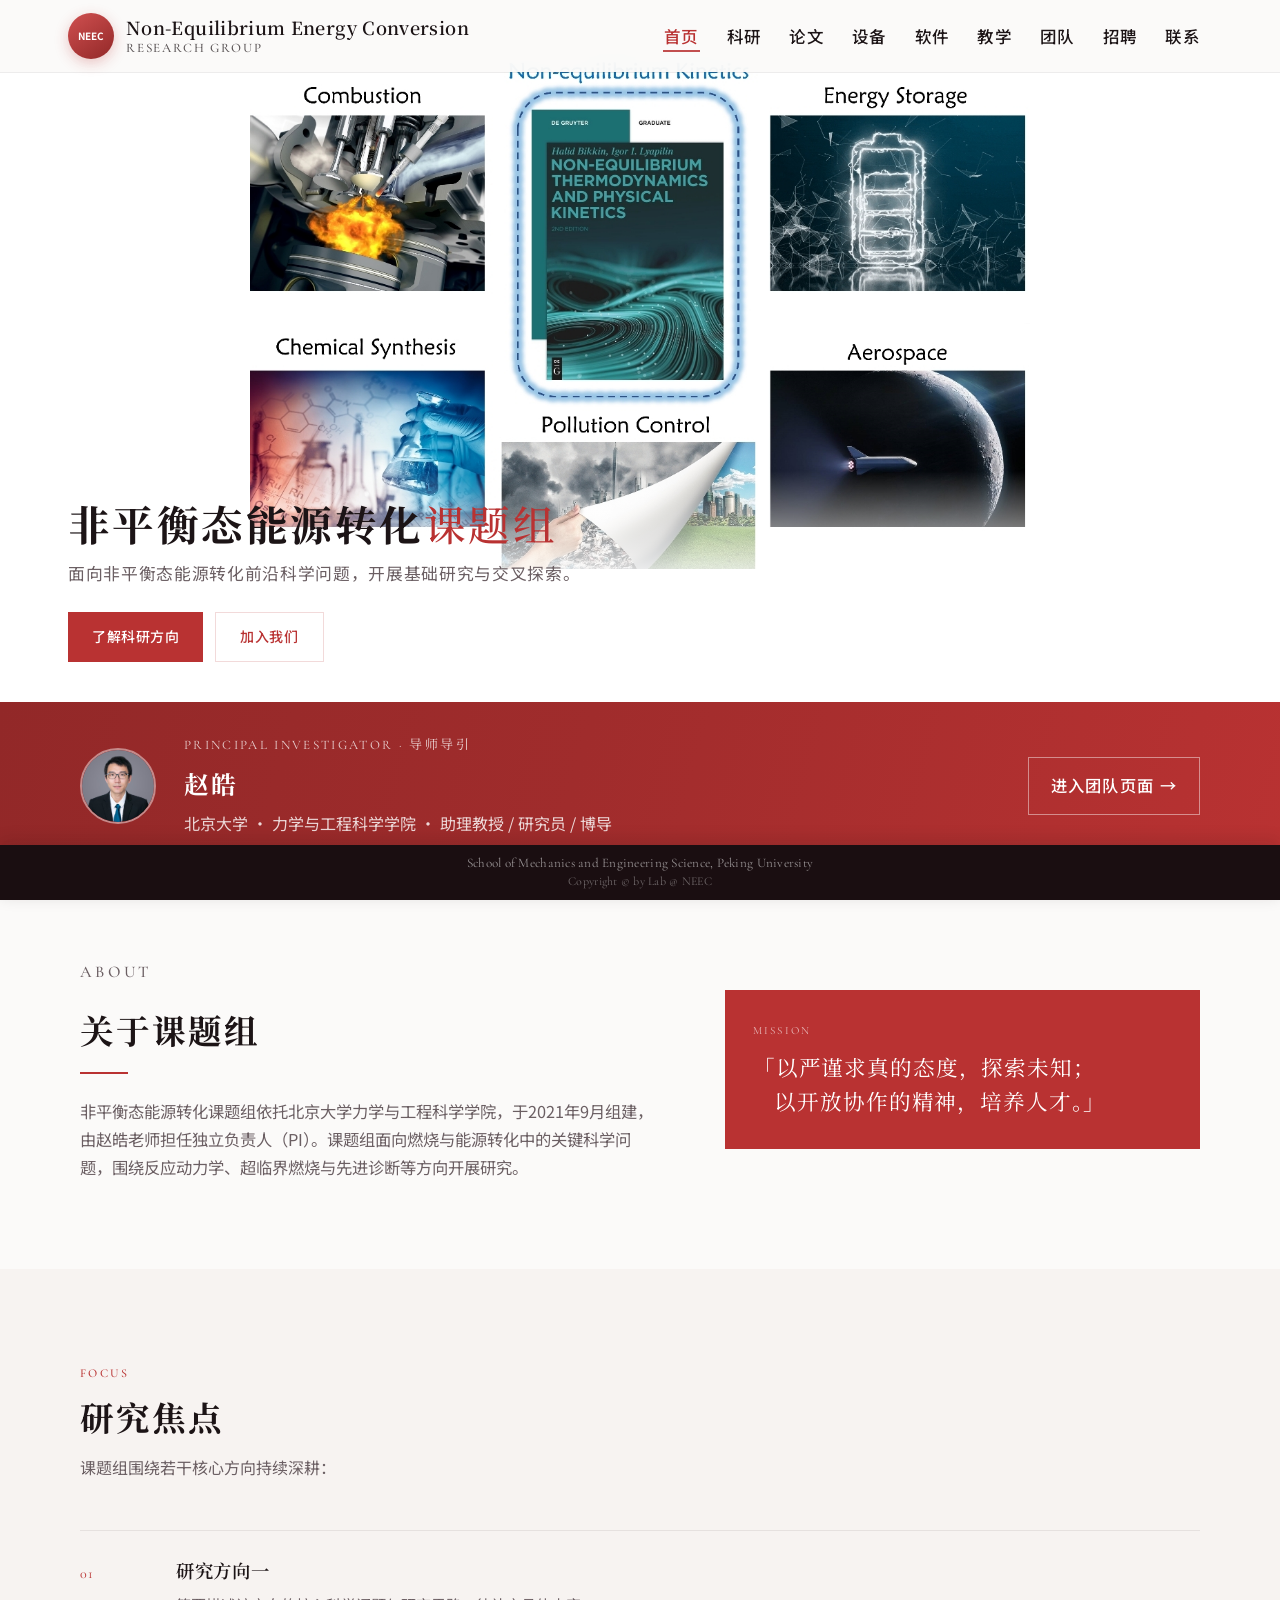
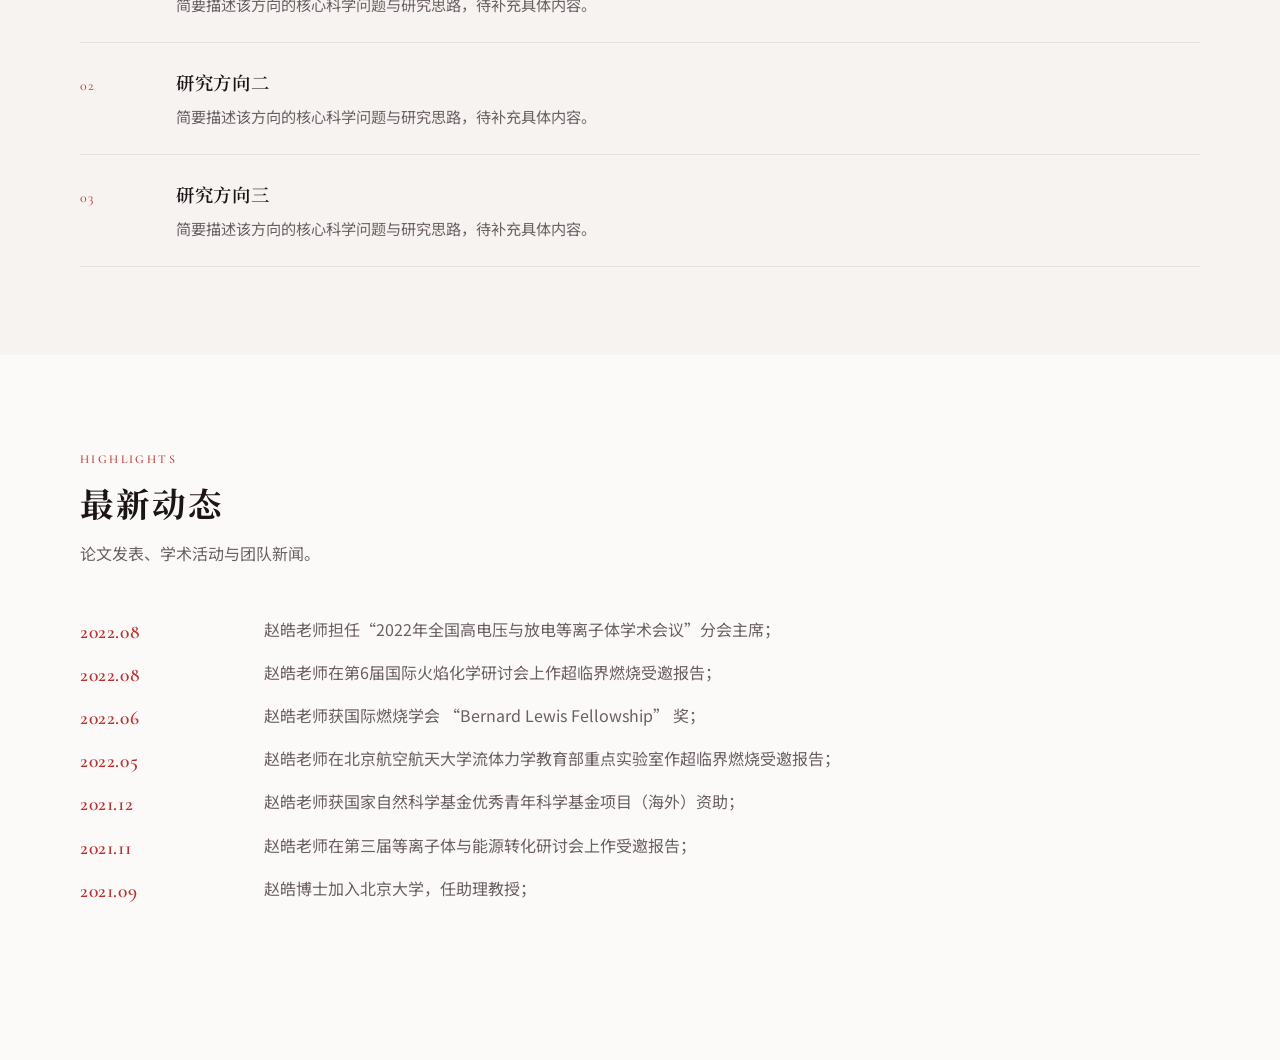
<file: index.html>
﻿<!DOCTYPE html>
<html lang="zh-CN">
  <head>
    <meta charset="UTF-8" />
    <meta name="viewport" content="width=device-width, initial-scale=1.0" />
    <title>NEEC · Homepage</title>
    <meta name="description" content="课题组官方网站 — 科研、论文、教学与团队" />
    <link rel="preconnect" href="https://fonts.googleapis.com" />
    <link rel="preconnect" href="https://fonts.gstatic.com" crossorigin />
    <link
      href="https://fonts.googleapis.com/css2?family=Cormorant+Garamond:ital,wght@0,500;0,600;1,500&family=Noto+Sans+SC:wght@400;500;600&family=Noto+Serif+SC:wght@500;600;700&display=swap"
      rel="stylesheet"
    />
    <link rel="stylesheet" href="css/styles.css" />
  </head>
  <body class="page-home">
    <header class="site-header">
      <div class="nav-inner">
        <a class="brand" href="index.html">
          <div class="brand-mark">NEEC</div>
          <div class="brand-name">Non-Equilibrium Energy Conversion
            <span>Research Group</span>
          </div>
        </a>
        <button class="nav-toggle" aria-label="打开菜单" aria-expanded="false">
          <span></span><span></span><span></span>
        </button>
        <nav>
          <ul class="nav-list">
            <li><a class="nav-link is-active" href="index.html" aria-current="page">首页</a></li>
            <li><a class="nav-link" href="research.html">科研</a></li>
            <li><a class="nav-link" href="publications.html">论文</a></li>
            <li><a class="nav-link" href="facility.html">设备</a></li>
            <li><a class="nav-link" href="software.html">软件</a></li>
            <li><a class="nav-link" href="teaching.html">教学</a></li>
            <li><a class="nav-link" href="people.html">团队</a></li>
            <li><a class="nav-link" href="positions.html">招聘</a></li>
            <li><a class="nav-link" href="contact.html">联系</a></li>
          </ul>
        </nav>
      </div>
    </header>

    <main>
      <section class="hero">
        <div class="hero-bg" aria-hidden="true"></div>
        <div class="hero-content">
          <h1 class="hero-brand">非平衡态能源转化<em>课题组</em></h1>
          <p class="hero-tagline">
            面向非平衡态能源转化前沿科学问题，开展基础研究与交叉探索。
          </p>
          <div class="hero-actions">
            <a class="btn btn-primary" href="research.html">了解科研方向</a>
            <a class="btn btn-ghost" href="positions.html">加入我们</a>
          </div>
        </div>
      </section>

      <a class="mentor-bar" href="people.html">
        <div class="container mentor-bar-inner">
          <div class="mentor-bar-portrait">
            <img src="photos/PI_0.jpg" alt="赵皓" />
          </div>
          <div class="mentor-bar-text">
            <span class="mentor-bar-label">Principal Investigator · 导师导引</span>
            <strong>赵皓</strong>
            <span class="mentor-bar-meta">北京大学 · 力学与工程科学学院 · 助理教授 / 研究员 / 博导</span>
          </div>
          <span class="mentor-bar-cta">进入团队页面</span>
        </div>
      </a>

      <section class="section">
        <div class="container">
          <div class="intro-grid">
            <div class="intro-text">
              <p class="section-label">About</p>
              <h2 class="section-title">关于课题组</h2>
              <div class="divider"></div>
              <p style="margin-top: 24px">
                非平衡态能源转化课题组依托北京大学力学与工程科学学院，于2021年9月组建，由赵皓老师担任独立负责人（PI）。课题组面向燃烧与能源转化中的关键科学问题，围绕反应动力学、超临界燃烧与先进诊断等方向开展研究。
              </p>
            </div>
            <aside class="intro-aside">
              <div class="intro-aside-label">Mission</div>
              <p class="intro-aside-text">「以严谨求真的态度，探索未知；<br />以开放协作的精神，培养人才。」</p>
            </aside>
          </div>
        </div>
      </section>

      <section class="section section-alt">
        <div class="container">
          <div class="section-head">
            <p class="section-label">Focus</p>
            <h2 class="section-title">研究焦点</h2>
            <p class="section-desc">
              课题组围绕若干核心方向持续深耕：
            </p>
          </div>
          <div class="focus-list">
            <a class="focus-item" href="research.html">
              <span class="focus-num">01</span>
              <div class="focus-body">
                <h3>研究方向一</h3>
                <p>简要描述该方向的核心科学问题与研究思路，待补充具体内容。</p>
              </div>
            </a>
            <a class="focus-item" href="research.html">
              <span class="focus-num">02</span>
              <div class="focus-body">
                <h3>研究方向二</h3>
                <p>简要描述该方向的核心科学问题与研究思路，待补充具体内容。</p>
              </div>
            </a>
            <a class="focus-item" href="research.html">
              <span class="focus-num">03</span>
              <div class="focus-body">
                <h3>研究方向三</h3>
                <p>简要描述该方向的核心科学问题与研究思路，待补充具体内容。</p>
              </div>
            </a>
          </div>
        </div>
      </section>

      <section class="section">
        <div class="container">
          <div class="section-head">
            <p class="section-label">Highlights</p>
            <h2 class="section-title">最新动态</h2>
            <p class="section-desc">论文发表、学术活动与团队新闻。</p>
          </div>
          <ul class="person-timeline reveal">
            <!-- <li>
              <span class="timeline-term">2022.09</span>
              <span class="timeline-body">论文 “Studies of low and intermediate temperature oxidation of propane up to 100 atm in a supercritical-pressure jet-stirred reactor” 发表于 <em>Proc. Combust. Inst.</em></span>
            </li>-->
            <li>
              <span class="timeline-term">2022.08</span>
              <span class="timeline-body">赵皓老师担任“2022年全国高电压与放电等离子体学术会议”分会主席；</span>
            </li>
            <li>
              <span class="timeline-term">2022.08</span>
              <span class="timeline-body">赵皓老师在第6届国际火焰化学研讨会上作超临界燃烧受邀报告；</span>
            </li>
            <li>
              <span class="timeline-term">2022.06</span>
              <span class="timeline-body">赵皓老师获国际燃烧学会 “Bernard Lewis Fellowship” 奖；</span>
            </li>
            <li>
              <span class="timeline-term">2022.05</span>
              <span class="timeline-body">赵皓老师在北京航空航天大学流体力学教育部重点实验室作超临界燃烧受邀报告；</span>
            </li>
            <li>
              <span class="timeline-term">2021.12</span>
              <span class="timeline-body">赵皓老师获国家自然科学基金优秀青年科学基金项目（海外）资助；</span>
            </li>
            <li>
              <span class="timeline-term">2021.11</span>
              <span class="timeline-body">赵皓老师在第三届等离子体与能源转化研讨会上作受邀报告；</span>
            </li>
            <li>
              <span class="timeline-term">2021.09</span>
              <span class="timeline-body">赵皓博士加入北京大学，任助理教授；</span>
            </li>
          </ul>
        </div>
      </section>
    </main>

    <footer class="site-footer">
      <div class="footer-simple">
        <p>School of Mechanics and Engineering Science, Peking University</p>
        <p>Copyright © by Lab @ NEEC</p>
      </div>
    </footer>

    <script src="js/main.js"></script>
  </body>
</html>
</file>
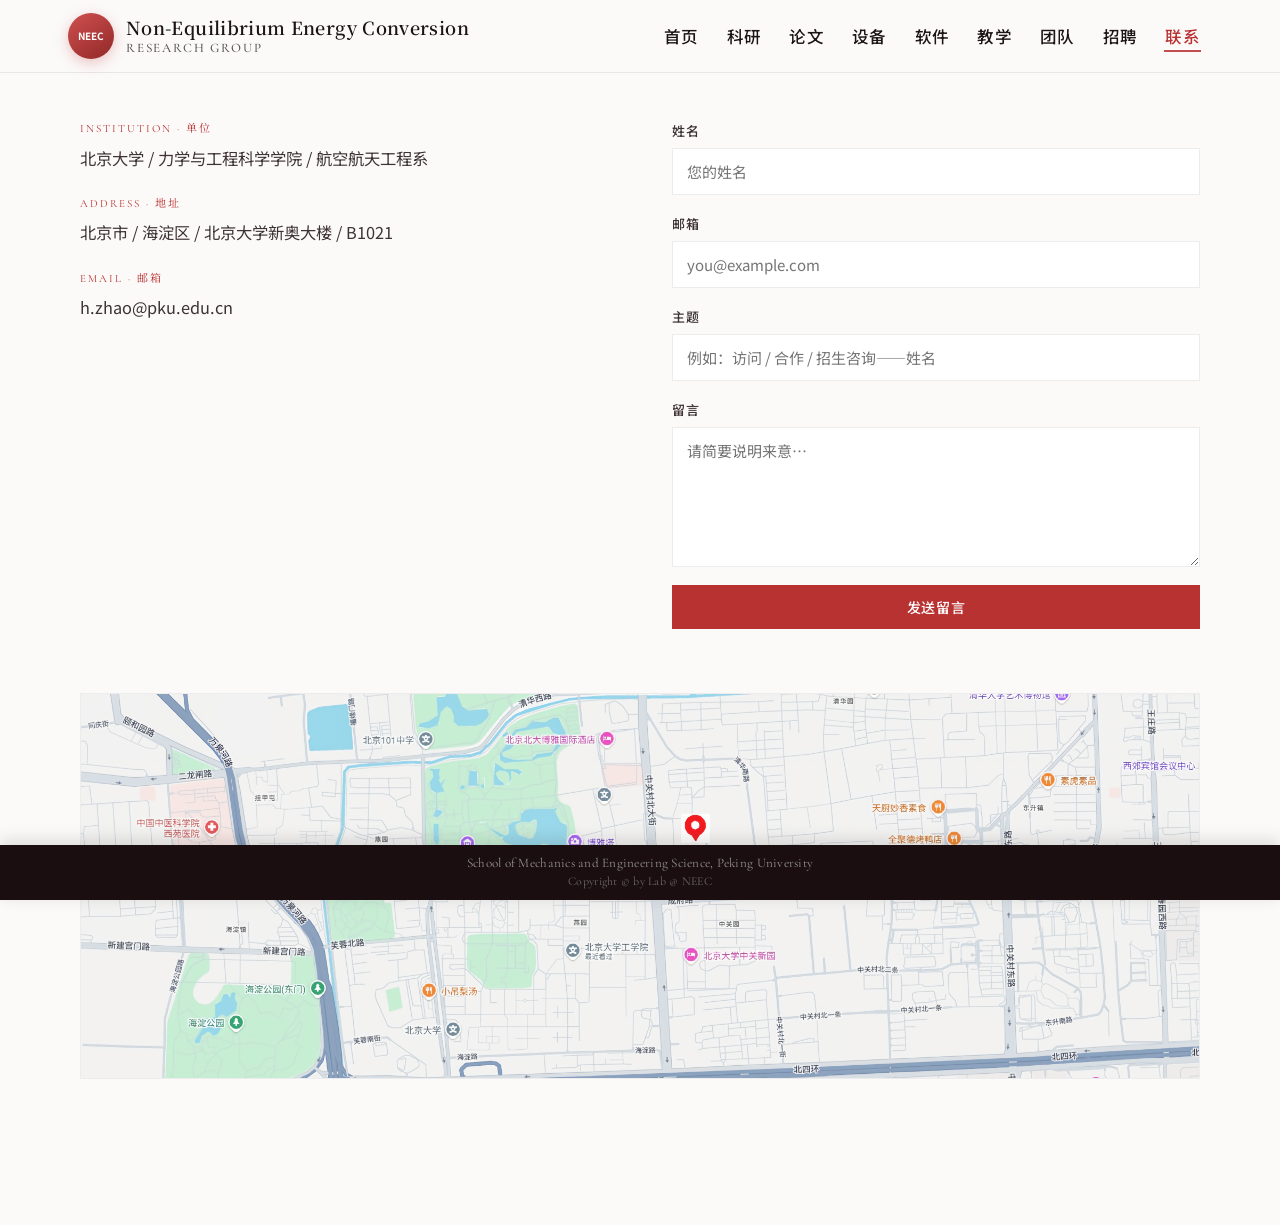
<file: contact.html>
<!DOCTYPE html>
<html lang="zh-CN">
  <head>
    <meta charset="UTF-8" />
    <meta name="viewport" content="width=device-width, initial-scale=1.0" />
    <title>联系 · Contact — NEEC</title>
    <link rel="preconnect" href="https://fonts.googleapis.com" />
    <link rel="preconnect" href="https://fonts.gstatic.com" crossorigin />
    <link
      href="https://fonts.googleapis.com/css2?family=Cormorant+Garamond:ital,wght@0,500;0,600;1,500&family=Noto+Sans+SC:wght@400;500;600&family=Noto+Serif+SC:wght@500;600;700&display=swap"
      rel="stylesheet"
    />
    <link rel="stylesheet" href="css/styles.css" />
  </head>
  <body>
    <header class="site-header">
      <div class="nav-inner">
        <a class="brand" href="index.html">
          <div class="brand-mark">NEEC</div>
          <div class="brand-name">Non-Equilibrium Energy Conversion
            <span>Research Group</span></div>
        </a>
        <button class="nav-toggle" aria-label="打开菜单" aria-expanded="false">
          <span></span><span></span><span></span>
        </button>
        <nav>
          <ul class="nav-list">
            <li><a class="nav-link" href="index.html">首页</a></li>
            <li><a class="nav-link" href="research.html">科研</a></li>
            <li><a class="nav-link" href="publications.html">论文</a></li>
            <li><a class="nav-link" href="facility.html">设备</a></li>
            <li><a class="nav-link" href="software.html">软件</a></li>
            <li><a class="nav-link" href="teaching.html">教学</a></li>
            <li><a class="nav-link" href="people.html">团队</a></li>
            <li><a class="nav-link" href="positions.html">招聘</a></li>
            <li><a class="nav-link is-active" href="contact.html" aria-current="page">联系</a></li>
          </ul>
        </nav>
      </div>
    </header>

    <main>

      <section class="section">
        <div class="container">
          <div class="contact-grid reveal">
            <dl class="contact-info">
              <dt>Institution · 单位</dt>
              <dd>北京大学 / 力学与工程科学学院 / 航空航天工程系 </dd>

              <dt>Address · 地址</dt>
              <dd>北京市 / 海淀区 / 北京大学新奥大楼 / B1021 </dd>

              <dt>Email · 邮箱</dt>
              <dd>h.zhao@pku.edu.cn</dd>
            </dl>

            <form
              class="contact-form"
              action="https://formsubmit.co/h.zhao@pku.edu.cn"
              method="POST"
            >
              <input type="hidden" name="_subject" value="NEEC 网站留言" />
              <input type="hidden" name="_template" value="table" />
              <input type="hidden" name="_captcha" value="false" />
              <input type="text" name="_honey" class="form-honey" tabindex="-1" autocomplete="off" aria-hidden="true" />
              <div class="form-row">
                <label for="name">姓名</label>
                <input id="name" name="name" type="text" placeholder="您的姓名" autocomplete="name" required />
              </div>
              <div class="form-row">
                <label for="email">邮箱</label>
                <input id="email" name="email" type="email" placeholder="you@example.com" autocomplete="email" required />
              </div>
              <div class="form-row">
                <label for="subject">主题</label>
                <input id="subject" name="subject" type="text" placeholder="例如：访问 / 合作 / 招生咨询——姓名" required />
              </div>
              <div class="form-row">
                <label for="message">留言</label>
                <textarea id="message" name="message" placeholder="请简要说明来意…" required></textarea>
              </div>
              <button class="btn btn-red" type="submit">发送留言</button>
              <p class="form-note" hidden></p>
            </form>
          </div>

          <div class="map-embed">
            <img src="photos/map.png" alt="实验室位置地图 · 北京大学周边" />
          </div>
        </div>
      </section>
    </main>

    <footer class="site-footer">
      <div class="footer-simple">
        <p>School of Mechanics and Engineering Science, Peking University</p>
        <p>Copyright © by Lab @ NEEC</p>
      </div>
    </footer>

    <script src="js/main.js"></script>
  </body>
</html>
</file>
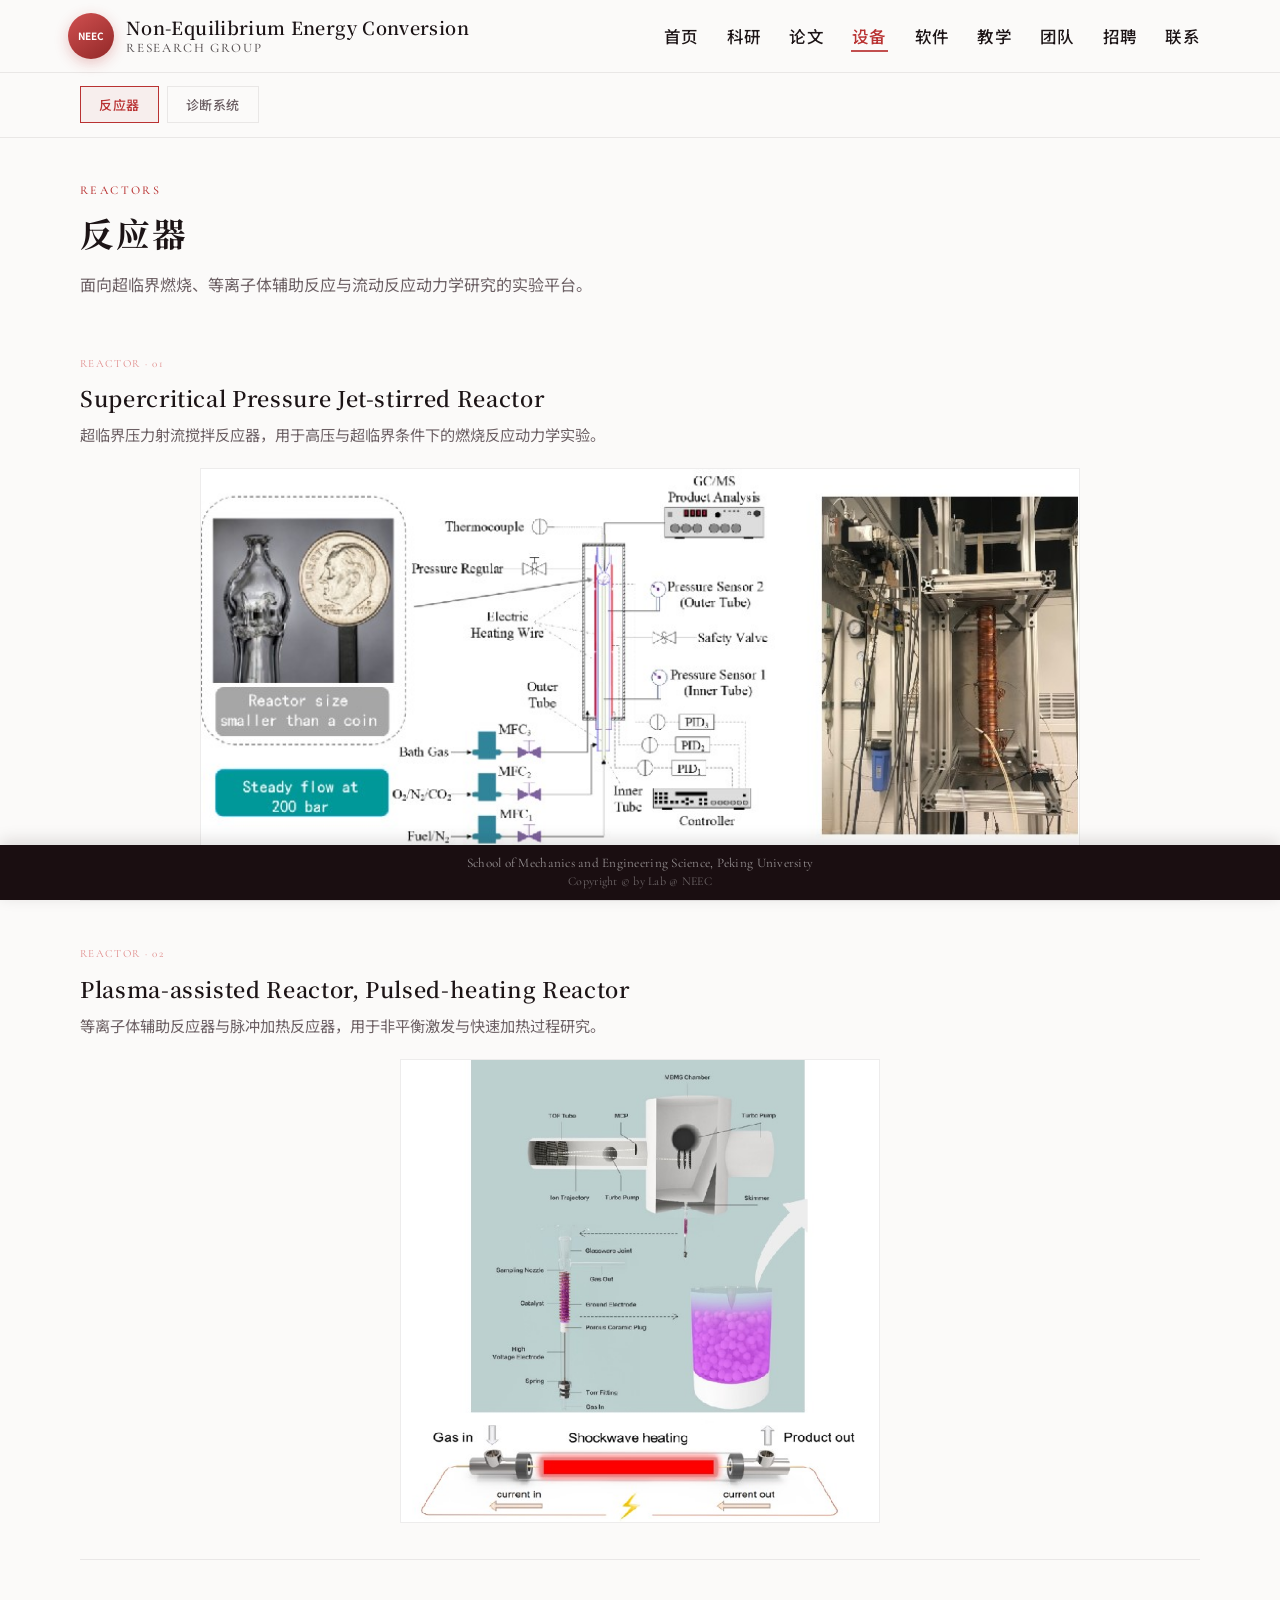
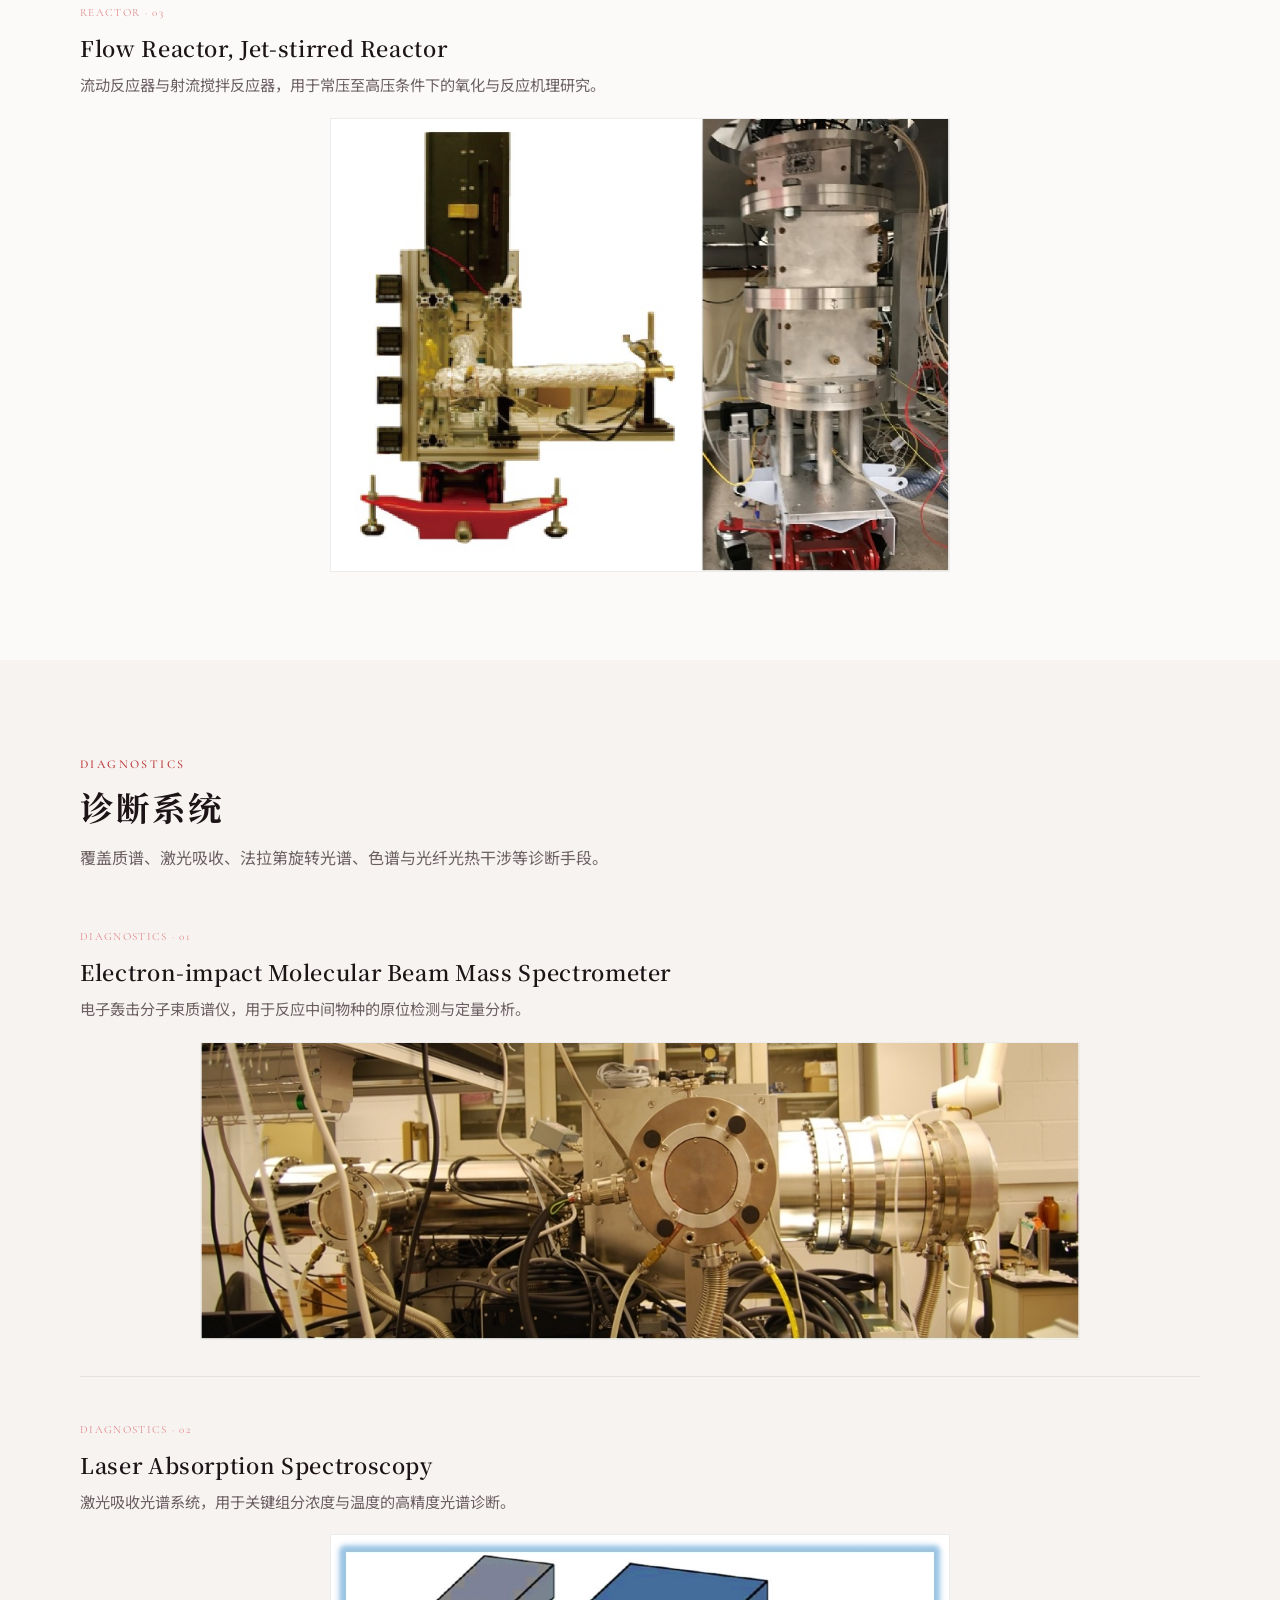
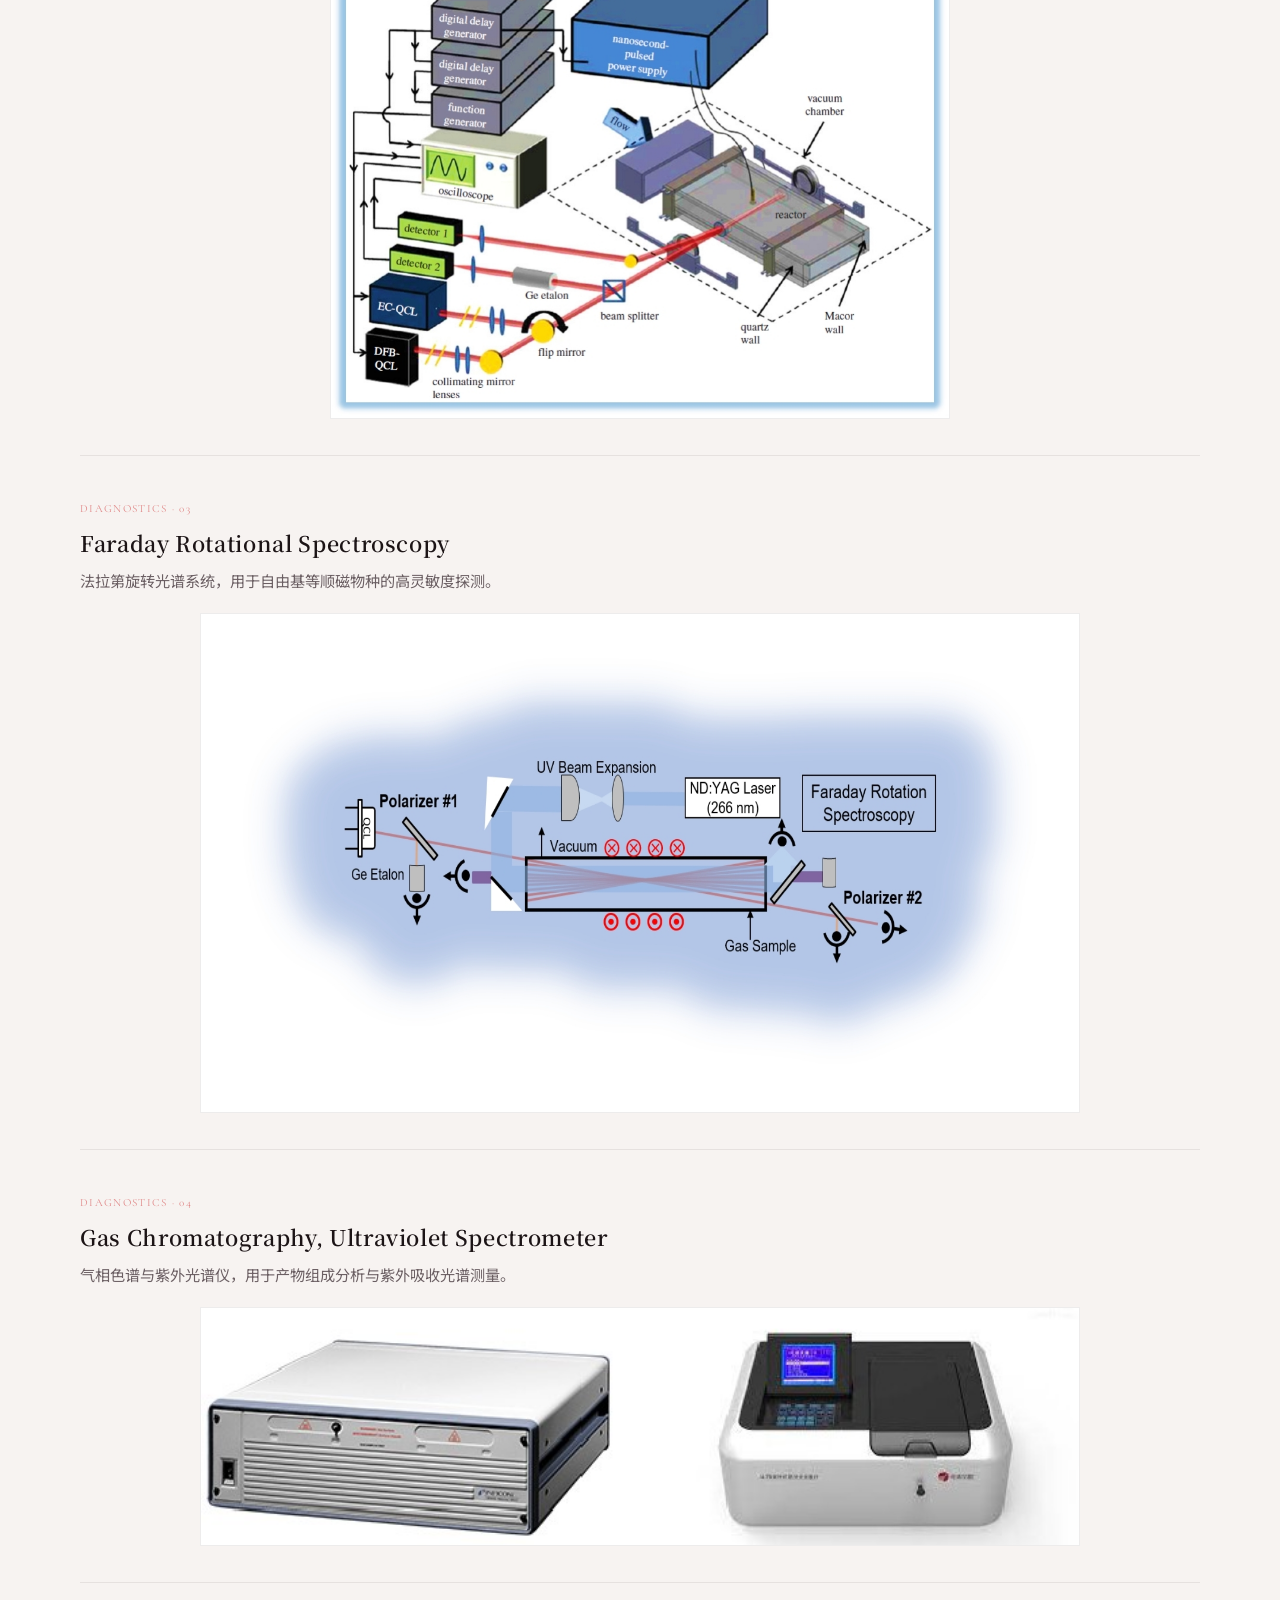
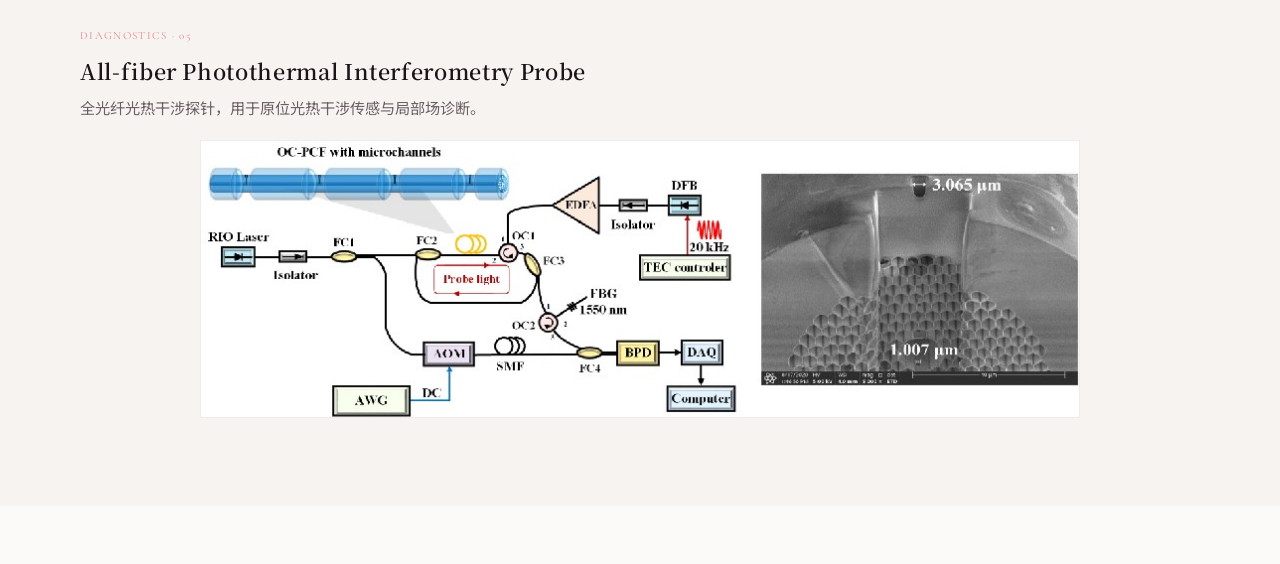
<file: facility.html>
﻿<!DOCTYPE html>
<html lang="zh-CN">
  <head>
    <meta charset="UTF-8" />
    <meta name="viewport" content="width=device-width, initial-scale=1.0" />
    <title>设备 · Facility — NEEC</title>
    <link rel="preconnect" href="https://fonts.googleapis.com" />
    <link rel="preconnect" href="https://fonts.gstatic.com" crossorigin />
    <link
      href="https://fonts.googleapis.com/css2?family=Cormorant+Garamond:ital,wght@0,500;0,600;1,500&family=Noto+Sans+SC:wght@400;500;600&family=Noto+Serif+SC:wght@500;600;700&display=swap"
      rel="stylesheet"
    />
    <link rel="stylesheet" href="css/styles.css" />
  </head>
  <body>
    <header class="site-header">
      <div class="nav-inner">
        <a class="brand" href="index.html">
          <div class="brand-mark">NEEC</div>
          <div class="brand-name">Non-Equilibrium Energy Conversion
            <span>Research Group</span></div>
        </a>
        <button class="nav-toggle" aria-label="打开菜单" aria-expanded="false">
          <span></span><span></span><span></span>
        </button>
        <nav>
          <ul class="nav-list">
            <li><a class="nav-link" href="index.html">首页</a></li>
            <li><a class="nav-link" href="research.html">科研</a></li>
            <li><a class="nav-link" href="publications.html">论文</a></li>
            <li><a class="nav-link is-active" href="facility.html" aria-current="page">设备</a></li>
            <li><a class="nav-link" href="software.html">软件</a></li>
            <li><a class="nav-link" href="teaching.html">教学</a></li>
            <li><a class="nav-link" href="people.html">团队</a></li>
            <li><a class="nav-link" href="positions.html">招聘</a></li>
            <li><a class="nav-link" href="contact.html">联系</a></li>
          </ul>
        </nav>
      </div>
    </header>

    <main class="has-anchor-nav">
      <div class="pub-filters-sticky">
        <div class="container">
          <div class="pub-filters" id="facility-filters">
            <button class="filter-btn is-active" type="button" data-target="facility-reactors">反应器</button>
            <button class="filter-btn" type="button" data-target="facility-diagnostics">诊断系统</button>
          </div>
        </div>
      </div>

      <section class="section">
        <div class="container">
          <div class="facility-anchor" id="facility-reactors">
            <div class="section-head reveal">
              <p class="section-label">Reactors</p>
              <h2 class="section-title">反应器</h2>
              <p class="section-desc">面向超临界燃烧、等离子体辅助反应与流动反应动力学研究的实验平台。</p>
            </div>

            <div class="facility-stack reveal">
              <article class="facility-entry">
                <span class="item-tag">Reactor · 01</span>
                <h3>Supercritical Pressure Jet-stirred Reactor</h3>
                <p>超临界压力射流搅拌反应器，用于高压与超临界条件下的燃烧反应动力学实验。</p>
                <figure class="facility-figure">
                  <img src="fac/1.1.jpg" alt="Supercritical Pressure Jet-stirred Reactor" />
                </figure>
              </article>

              <article class="facility-entry">
                <span class="item-tag">Reactor · 02</span>
                <h3>Plasma-assisted Reactor, Pulsed-heating Reactor</h3>
                <p>等离子体辅助反应器与脉冲加热反应器，用于非平衡激发与快速加热过程研究。</p>
                <figure class="facility-figure facility-figure-sm">
                  <img src="fac/1.2.jpg" alt="Plasma-assisted Reactor, Pulsed-heating Reactor" />
                </figure>
              </article>

              <article class="facility-entry">
                <span class="item-tag">Reactor · 03</span>
                <h3>Flow Reactor, Jet-stirred Reactor</h3>
                <p>流动反应器与射流搅拌反应器，用于常压至高压条件下的氧化与反应机理研究。</p>
                <figure class="facility-figure facility-figure-md">
                  <img src="fac/1.3.jpg" alt="Flow Reactor, Jet-stirred Reactor" />
                </figure>
              </article>
            </div>
          </div>
        </div>
      </section>

      <section class="section section-alt">
        <div class="container">
          <div class="facility-anchor" id="facility-diagnostics">
            <div class="section-head reveal">
              <p class="section-label">Diagnostics</p>
              <h2 class="section-title">诊断系统</h2>
              <p class="section-desc">覆盖质谱、激光吸收、法拉第旋转光谱、色谱与光纤光热干涉等诊断手段。</p>
            </div>

            <div class="facility-stack reveal">
              <article class="facility-entry">
                <span class="item-tag">Diagnostics · 01</span>
                <h3>Electron-impact Molecular Beam Mass Spectrometer</h3>
                <p>电子轰击分子束质谱仪，用于反应中间物种的原位检测与定量分析。</p>
                <figure class="facility-figure">
                  <img src="fac/2.1.jpg" alt="Electron-impact Molecular Beam Mass Spectrometer" />
                </figure>
              </article>

              <article class="facility-entry">
                <span class="item-tag">Diagnostics · 02</span>
                <h3>Laser Absorption Spectroscopy</h3>
                <p>激光吸收光谱系统，用于关键组分浓度与温度的高精度光谱诊断。</p>
                <figure class="facility-figure facility-figure-md">
                  <img src="fac/2.2.jpg" alt="Laser Absorption Spectroscopy" />
                </figure>
              </article>

              <article class="facility-entry">
                <span class="item-tag">Diagnostics · 03</span>
                <h3>Faraday Rotational Spectroscopy</h3>
                <p>法拉第旋转光谱系统，用于自由基等顺磁物种的高灵敏度探测。</p>
                <figure class="facility-figure">
                  <img src="fac/2.3.jpg" alt="Faraday Rotational Spectroscopy" />
                </figure>
              </article>

              <article class="facility-entry">
                <span class="item-tag">Diagnostics · 04</span>
                <h3>Gas Chromatography, Ultraviolet Spectrometer</h3>
                <p>气相色谱与紫外光谱仪，用于产物组成分析与紫外吸收光谱测量。</p>
                <figure class="facility-figure">
                  <img src="fac/2.4.jpg" alt="Gas Chromatography, Ultraviolet Spectrometer" />
                </figure>
              </article>

              <article class="facility-entry">
                <span class="item-tag">Diagnostics · 05</span>
                <h3>All-fiber Photothermal Interferometry Probe</h3>
                <p>全光纤光热干涉探针，用于原位光热干涉传感与局部场诊断。</p>
                <figure class="facility-figure">
                  <img src="fac/2.5.jpg" alt="All-fiber Photothermal Interferometry Probe" />
                </figure>
              </article>
            </div>
          </div>
        </div>
      </section>
    </main>

    <footer class="site-footer">
      <div class="footer-simple">
        <p>School of Mechanics and Engineering Science, Peking University</p>
        <p>Copyright © by Lab @ NEEC</p>
      </div>
    </footer>

    <script src="js/main.js"></script>
  </body>
</html>
</file>
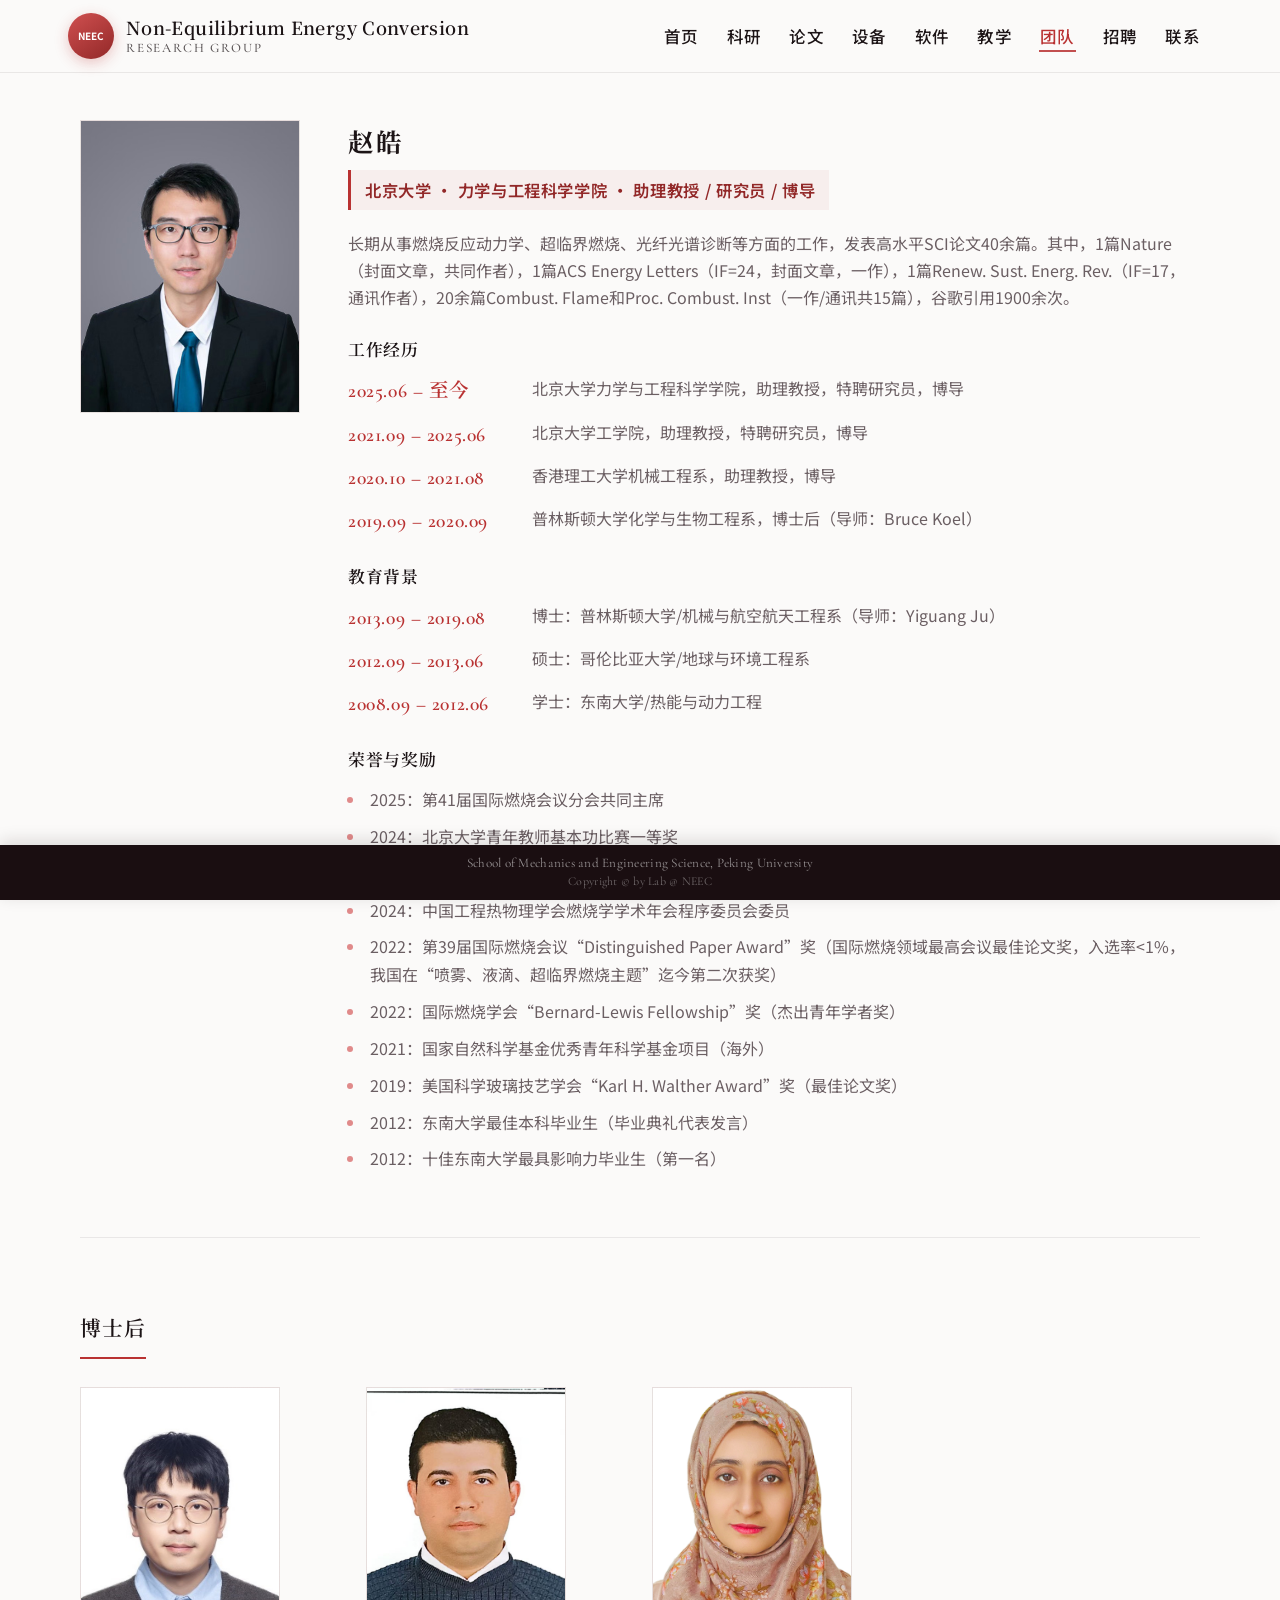
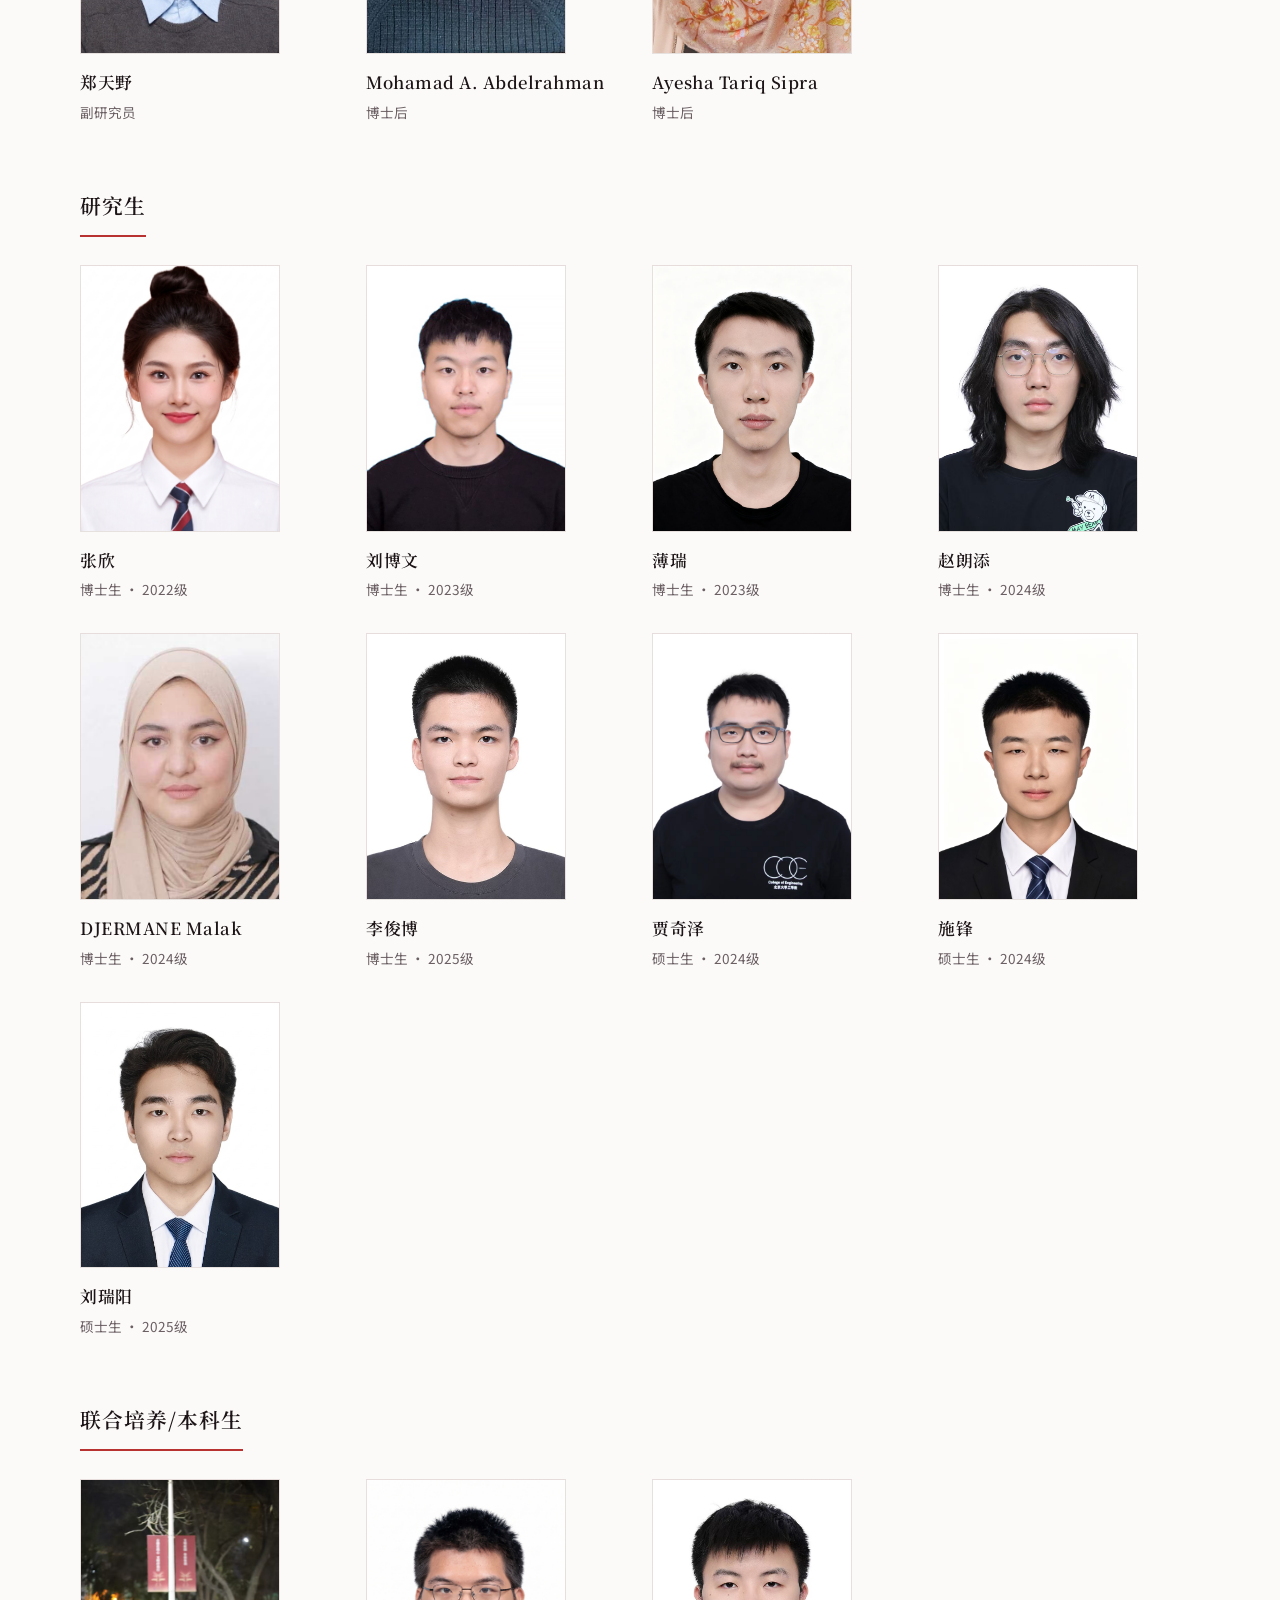
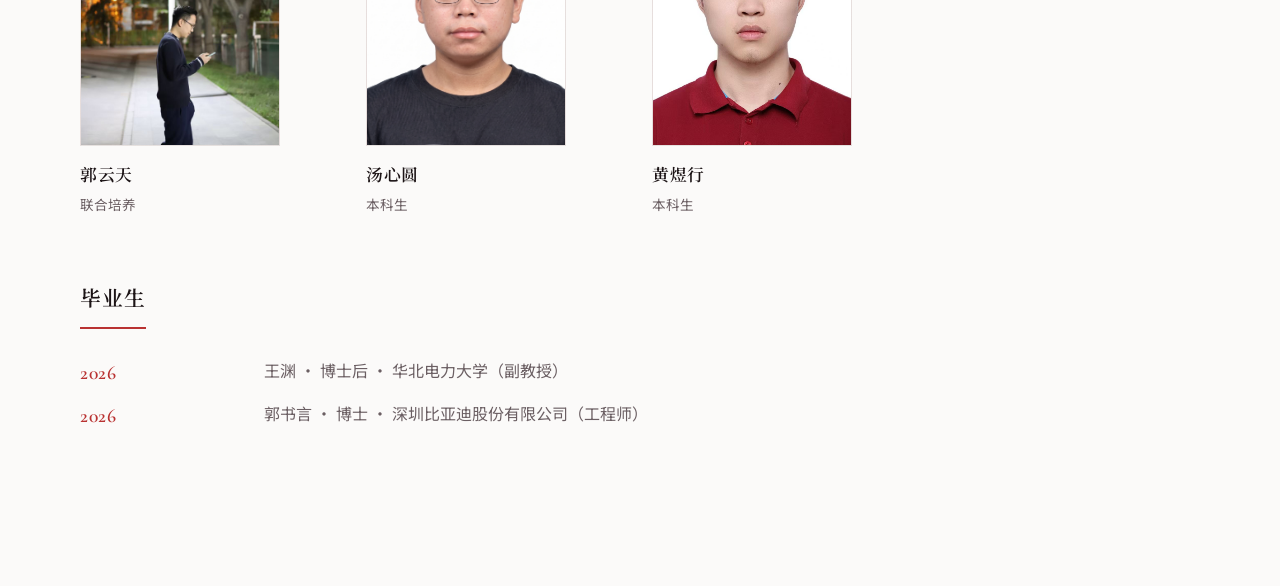
<file: people.html>
﻿<!DOCTYPE html>
<html lang="zh-CN">
  <head>
    <meta charset="UTF-8" />
    <meta name="viewport" content="width=device-width, initial-scale=1.0" />
    <title>团队 · People — NEEC</title>
    <link rel="preconnect" href="https://fonts.googleapis.com" />
    <link rel="preconnect" href="https://fonts.gstatic.com" crossorigin />
    <link
      href="https://fonts.googleapis.com/css2?family=Cormorant+Garamond:ital,wght@0,500;0,600;1,500&family=Noto+Sans+SC:wght@400;500;600&family=Noto+Serif+SC:wght@500;600;700&display=swap"
      rel="stylesheet"
    />
    <link rel="stylesheet" href="css/styles.css" />
  </head>
  <body>
    <header class="site-header">
      <div class="nav-inner">
        <a class="brand" href="index.html">
          <div class="brand-mark">NEEC</div>
          <div class="brand-name">Non-Equilibrium Energy Conversion
            <span>Research Group</span></div>
        </a>
        <button class="nav-toggle" aria-label="打开菜单" aria-expanded="false">
          <span></span><span></span><span></span>
        </button>
        <nav>
          <ul class="nav-list">
            <li><a class="nav-link" href="index.html">首页</a></li>
            <li><a class="nav-link" href="research.html">科研</a></li>
            <li><a class="nav-link" href="publications.html">论文</a></li>
            <li><a class="nav-link" href="facility.html">设备</a></li>
            <li><a class="nav-link" href="software.html">软件</a></li>
            <li><a class="nav-link" href="teaching.html">教学</a></li>
            <li><a class="nav-link is-active" href="people.html" aria-current="page">团队</a></li>
            <li><a class="nav-link" href="positions.html">招聘</a></li>
            <li><a class="nav-link" href="contact.html">联系</a></li>
          </ul>
        </nav>
      </div>
    </header>

    <main>

      <section class="section">
        <div class="container">
          <div class="people-lead reveal">
            <div class="avatar">
              <img src="photos/PI_0.jpg" alt="赵皓研究员" />
            </div>
            <div class="person-info">
              <h2>赵皓</h2>
              <p class="person-role">北京大学 · 力学与工程科学学院 · 助理教授 / 研究员 / 博导</p>
              <p>
                长期从事燃烧反应动力学、超临界燃烧、光纤光谱诊断等方面的工作，发表高水平SCI论文40余篇。其中，1篇Nature（封面文章，共同作者），1篇ACS Energy Letters（IF=24，封面文章，一作），1篇Renew. Sust. Energ. Rev.（IF=17，通讯作者），20余篇Combust. Flame和Proc. Combust. Inst（一作/通讯共15篇），谷歌引用1900余次。
              </p>
              <h3 class="person-subtitle">工作经历</h3>
              <ul class="person-timeline">
                <li>
                  <span class="timeline-term">2025.06 – 至今</span>
                  <span class="timeline-body">北京大学力学与工程科学学院，助理教授，特聘研究员，博导</span>
                </li>
                <li>
                  <span class="timeline-term">2021.09 – 2025.06</span>
                  <span class="timeline-body">北京大学工学院，助理教授，特聘研究员，博导</span>
                </li>
                <li>
                  <span class="timeline-term">2020.10 – 2021.08</span>
                  <span class="timeline-body">香港理工大学机械工程系，助理教授，博导</span>
                </li>
                <li>
                  <span class="timeline-term">2019.09 – 2020.09</span>
                  <span class="timeline-body">普林斯顿大学化学与生物工程系，博士后（导师：Bruce Koel）</span>
                </li>
              </ul>
              <h3 class="person-subtitle">教育背景</h3>
              <ul class="person-timeline">
                <li>
                  <span class="timeline-term">2013.09 – 2019.08</span>
                  <span class="timeline-body">博士：普林斯顿大学/机械与航空航天工程系（导师：Yiguang Ju）</span>
                </li>
                <li>
                  <span class="timeline-term">2012.09 – 2013.06</span>
                  <span class="timeline-body">硕士：哥伦比亚大学/地球与环境工程系</span>
                </li>
                <li>
                  <span class="timeline-term">2008.09 – 2012.06</span>
                  <span class="timeline-body">学士：东南大学/热能与动力工程</span>
                </li>
              </ul>
              <h3 class="person-subtitle">荣誉与奖励</h3>
              <ul class="person-honors">
                <li>2025：第41届国际燃烧会议分会共同主席</li>
                <li>2024：北京大学青年教师基本功比赛一等奖</li>
                <li>2024：第九届全国青年燃烧学术会议大会报告（开幕式报告）</li>
                <li>2024：中国工程热物理学会燃烧学学术年会程序委员会委员</li>
                <li>2022：第39届国际燃烧会议“Distinguished Paper Award”奖（国际燃烧领域最高会议最佳论文奖，入选率&lt;1%，我国在“喷雾、液滴、超临界燃烧主题”迄今第二次获奖）</li>
                <li>2022：国际燃烧学会“Bernard-Lewis Fellowship”奖（杰出青年学者奖）</li>
                <li>2021：国家自然科学基金优秀青年科学基金项目（海外）</li>
                <li>2019：美国科学玻璃技艺学会“Karl H. Walther Award”奖（最佳论文奖）</li>
                <li>2012：东南大学最佳本科毕业生（毕业典礼代表发言）</li>
                <li>2012：十佳东南大学最具影响力毕业生（第一名）</li>
              </ul>
            </div>
          </div>

          <h3 class="people-group-title reveal">博士后</h3>
          <div class="people-grid reveal">
            <div class="people-card">
              <div class="avatar avatar-sm">
                <img src="photos/PI_1.jpg" />
              </div>
              <h3>郑天野</h3>
              <p class="role">副研究员</p>
            </div>
            <div class="people-card">
              <div class="avatar avatar-sm">
                <img src="photos/PI_2.jpg" />
              </div>
              <h3>Mohamad A. Abdelrahman</h3>
              <p class="role">博士后</p>
            </div>
            <div class="people-card">
              <div class="avatar avatar-sm">
                <img src="photos/PI_3.jpg" alt="Ayesha Tariq Sipra" />
              </div>
              <h3>Ayesha Tariq Sipra</h3>
              <p class="role">博士后</p>
            </div>
          </div>

          <h3 class="people-group-title reveal">研究生</h3>
          <div class="people-grid reveal">
            <div class="people-card">
              <div class="avatar avatar-sm">
                <img src="photos/P1.jpg" />
              </div>
              <h3>张欣</h3>
              <p class="role">博士生 · 2022级</p>
            </div>
            <div class="people-card">
              <div class="avatar avatar-sm">
                <img src="photos/P2.jpg" />
              </div>
              <h3>刘博文</h3>
              <p class="role">博士生 · 2023级</p>
            </div>
            <div class="people-card">
              <div class="avatar avatar-sm">
                <img src="photos/P3.jpg" />
              </div>
              <h3>薄瑞</h3>
              <p class="role">博士生 · 2023级</p>
            </div>
            <div class="people-card">
              <div class="avatar avatar-sm">
                <img src="photos/P4.jpg" />
              </div>
              <h3>赵朗添</h3>
              <p class="role">博士生 · 2024级</p>
            </div>
            <div class="people-card">
              <div class="avatar avatar-sm">
                <img src="photos/P5.jpg" />
              </div>
              <h3>DJERMANE Malak</h3>
              <p class="role">博士生 · 2024级</p>
            </div>
            <div class="people-card">
              <div class="avatar avatar-sm">
                <img src="photos/P6.jpg" />
              </div>
              <h3>李俊博</h3>
              <p class="role">博士生 · 2025级</p>
            </div>
            <div class="people-card">
              <div class="avatar avatar-sm">
                <img src="photos/M1.jpg" />
              </div>
              <h3>贾奇泽</h3>
              <p class="role">硕士生 · 2024级</p>
            </div>
            <div class="people-card">
              <div class="avatar avatar-sm">
                <img src="photos/M2.jpg" />
              </div>
              <h3>施锋</h3>
              <p class="role">硕士生 · 2024级</p>
            </div>
            <div class="people-card">
              <div class="avatar avatar-sm">
                <img src="photos/M3.jpg" />
              </div>
              <h3>刘瑞阳</h3>
              <p class="role">硕士生 · 2025级</p>
            </div>
          </div>

          <h3 class="people-group-title reveal">联合培养/本科生</h3>
          <div class="people-grid reveal">
            <div class="people-card">
              <div class="avatar avatar-sm">
                <img src="photos/B1.jpg" />
              </div>
              <h3>郭云天</h3>
              <p class="role">联合培养</p>
            </div>
            <div class="people-card">
              <div class="avatar avatar-sm">
                <img src="photos/B2.jpg" />
              </div>
              <h3>汤心圆</h3>
              <p class="role">本科生</p>
            </div>
            <div class="people-card">
              <div class="avatar avatar-sm">
                <img src="photos/B3.jpg" alt="黄煜行" />
              </div>
              <h3>黄煜行</h3>
              <p class="role">本科生</p>
            </div>
          </div>

          <h3 class="people-group-title reveal">毕业生</h3>
          <ul class="person-timeline reveal">
            <li>
              <span class="timeline-term">2026</span>
              <span class="timeline-body">王渊 · 博士后 · 华北电力大学（副教授）</span>
            </li>
            <li>
              <span class="timeline-term">2026</span>
              <span class="timeline-body">郭书言 · 博士 · 深圳比亚迪股份有限公司（工程师）</span>
            </li>
          </ul>
        </div>
      </section>
    </main>

    <footer class="site-footer">
      <div class="footer-simple">
        <p>School of Mechanics and Engineering Science, Peking University</p>
        <p>Copyright © by Lab @ NEEC</p>
      </div>
    </footer>

    <script src="js/main.js"></script>
  </body>
</html>
</file>
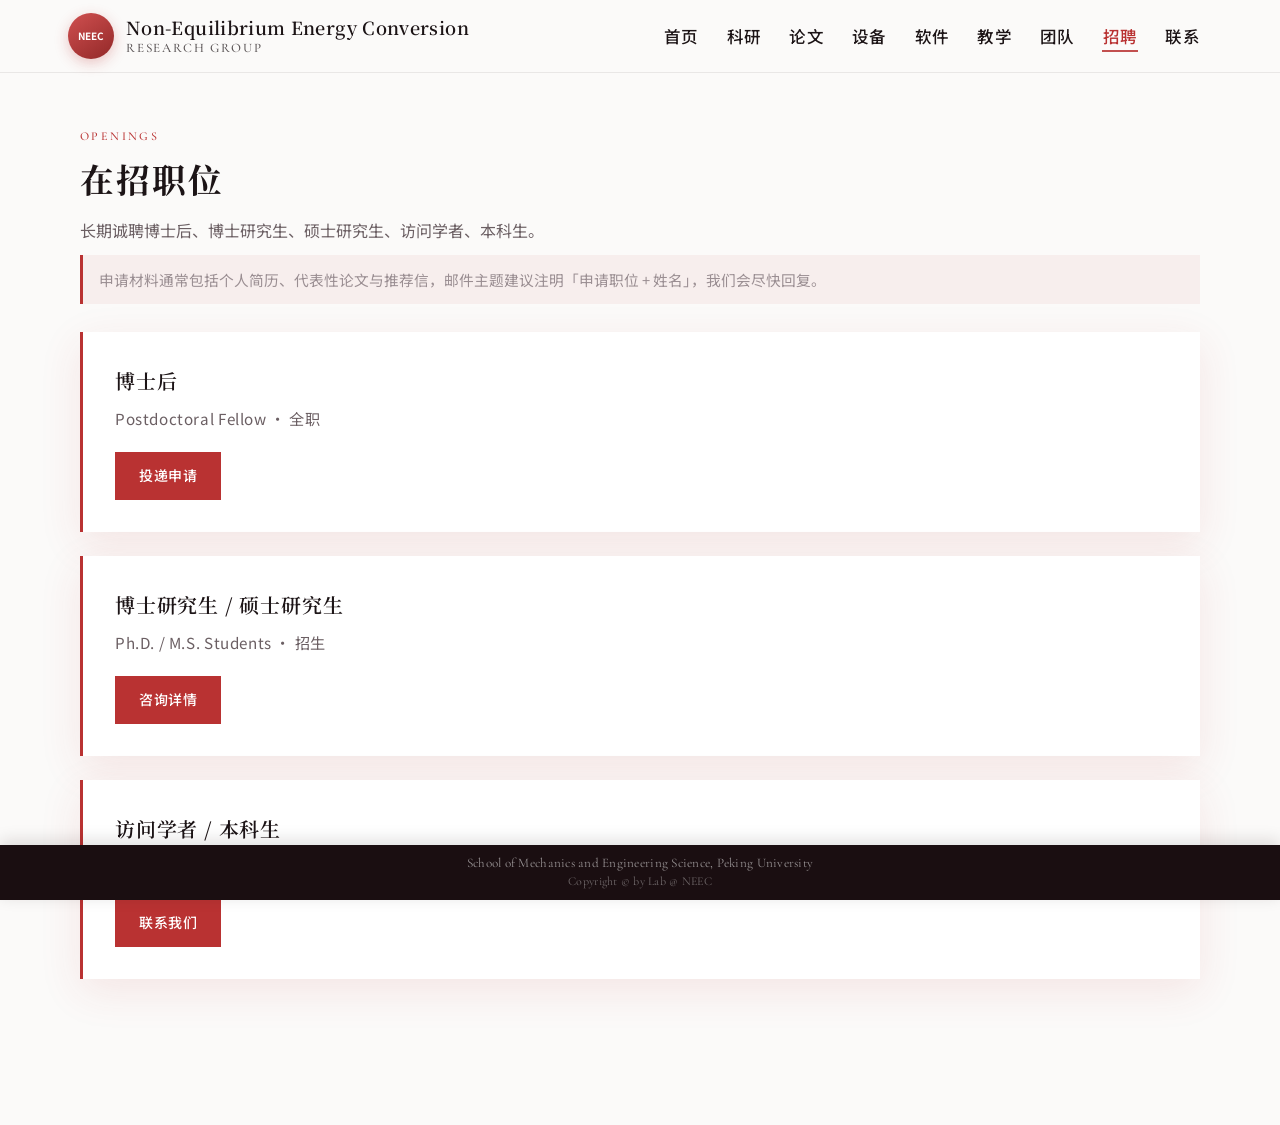
<file: positions.html>
<!DOCTYPE html>
<html lang="zh-CN">
  <head>
    <meta charset="UTF-8" />
    <meta name="viewport" content="width=device-width, initial-scale=1.0" />
    <title>招聘 · Positions — NEEC</title>
    <link rel="preconnect" href="https://fonts.googleapis.com" />
    <link rel="preconnect" href="https://fonts.gstatic.com" crossorigin />
    <link
      href="https://fonts.googleapis.com/css2?family=Cormorant+Garamond:ital,wght@0,500;0,600;1,500&family=Noto+Sans+SC:wght@400;500;600&family=Noto+Serif+SC:wght@500;600;700&display=swap"
      rel="stylesheet"
    />
    <link rel="stylesheet" href="css/styles.css" />
  </head>
  <body>
    <header class="site-header">
      <div class="nav-inner">
        <a class="brand" href="index.html">
          <div class="brand-mark">NEEC</div>
          <div class="brand-name">Non-Equilibrium Energy Conversion
            <span>Research Group</span></div>
        </a>
        <button class="nav-toggle" aria-label="打开菜单" aria-expanded="false">
          <span></span><span></span><span></span>
        </button>
        <nav>
          <ul class="nav-list">
            <li><a class="nav-link" href="index.html">首页</a></li>
            <li><a class="nav-link" href="research.html">科研</a></li>
            <li><a class="nav-link" href="publications.html">论文</a></li>
            <li><a class="nav-link" href="facility.html">设备</a></li>
            <li><a class="nav-link" href="software.html">软件</a></li>
            <li><a class="nav-link" href="teaching.html">教学</a></li>
            <li><a class="nav-link" href="people.html">团队</a></li>
            <li><a class="nav-link is-active" href="positions.html" aria-current="page">招聘</a></li>
            <li><a class="nav-link" href="contact.html">联系</a></li>
          </ul>
        </nav>
      </div>
    </header>

    <main>

      <section class="section">
        <div class="container">
          <div class="section-head reveal">
            <p class="section-label">Openings</p>
            <h2 class="section-title">在招职位</h2>
            <p class="section-desc">
              长期诚聘博士后、博士研究生、硕士研究生、访问学者、本科生。
            </p>
          </div>
          <p class="section-note">
            申请材料通常包括个人简历、代表性论文与推荐信，邮件主题建议注明「申请职位 + 姓名」，我们会尽快回复。
          </p>
          <div class="job-list reveal">
            <article class="job-item">
              <h3>博士后</h3>
              <p class="job-meta">Postdoctoral Fellow · 全职</p>
              <!-- <p>
                岗位职责、专业背景要求、薪资待遇与合同期限等信息占位。
              </p> -->
              <a class="btn btn-red" href="contact.html">投递申请</a>
            </article>
            <article class="job-item">
              <h3>博士研究生 / 硕士研究生</h3>
              <p class="job-meta">Ph.D. / M.S. Students · 招生</p>
              <!-- <p>
                招生专业、考核方式、年度名额与联系时间等信息占位。欢迎提前邮件沟通研究方向匹配度。
              </p> -->
              <a class="btn btn-red" href="contact.html">咨询详情</a>
            </article>
            <article class="job-item">
              <h3>访问学者 / 本科生</h3>
              <p class="job-meta">Visiting Scholar / Undergraduate · 交流</p>
              <!-- <p>
                短期访问与本科科研实习的安排说明占位。请注明期望时间与研究兴趣。
              </p> -->
              <a class="btn btn-red" href="contact.html">联系我们</a>
            </article>
          </div>
        </div>
      </section>

    </main>

    <footer class="site-footer">
      <div class="footer-simple">
        <p>School of Mechanics and Engineering Science, Peking University</p>
        <p>Copyright © by Lab @ NEEC</p>
      </div>
    </footer>

    <script src="js/main.js"></script>
  </body>
</html>
</file>
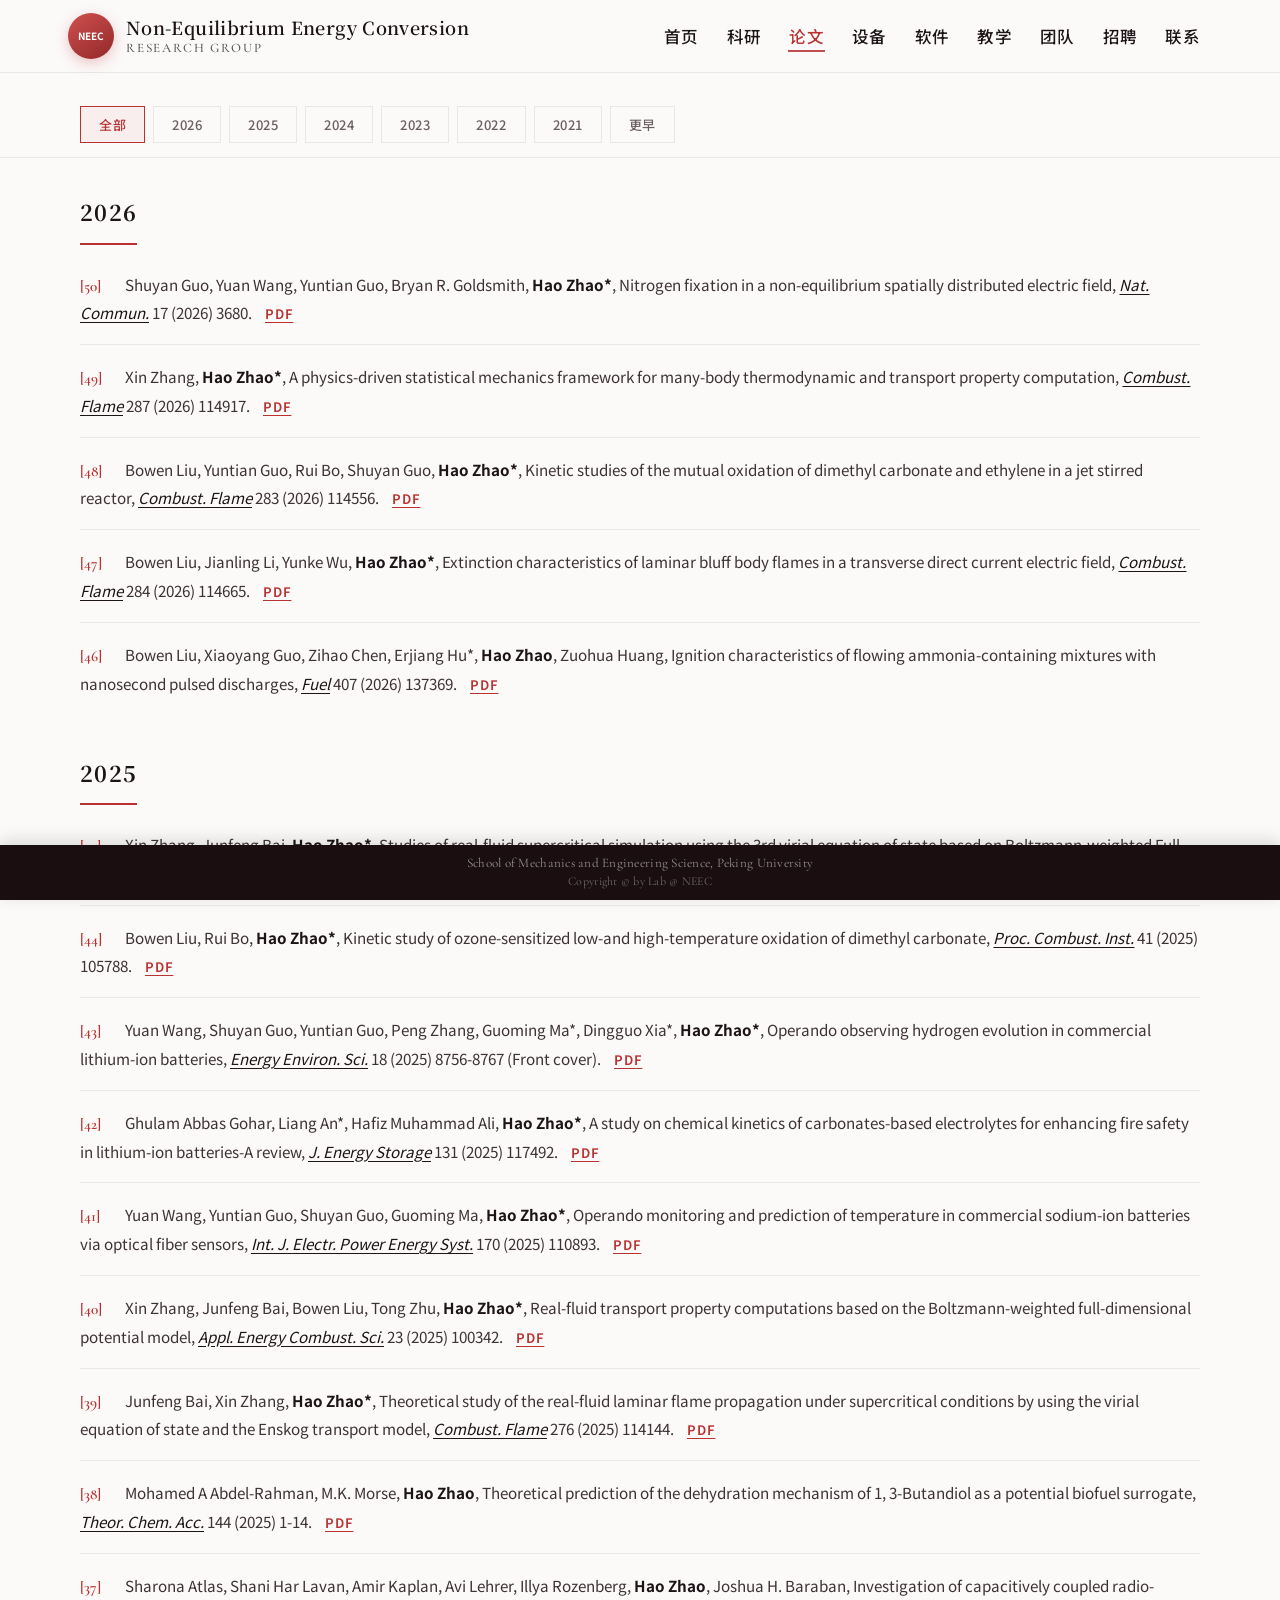
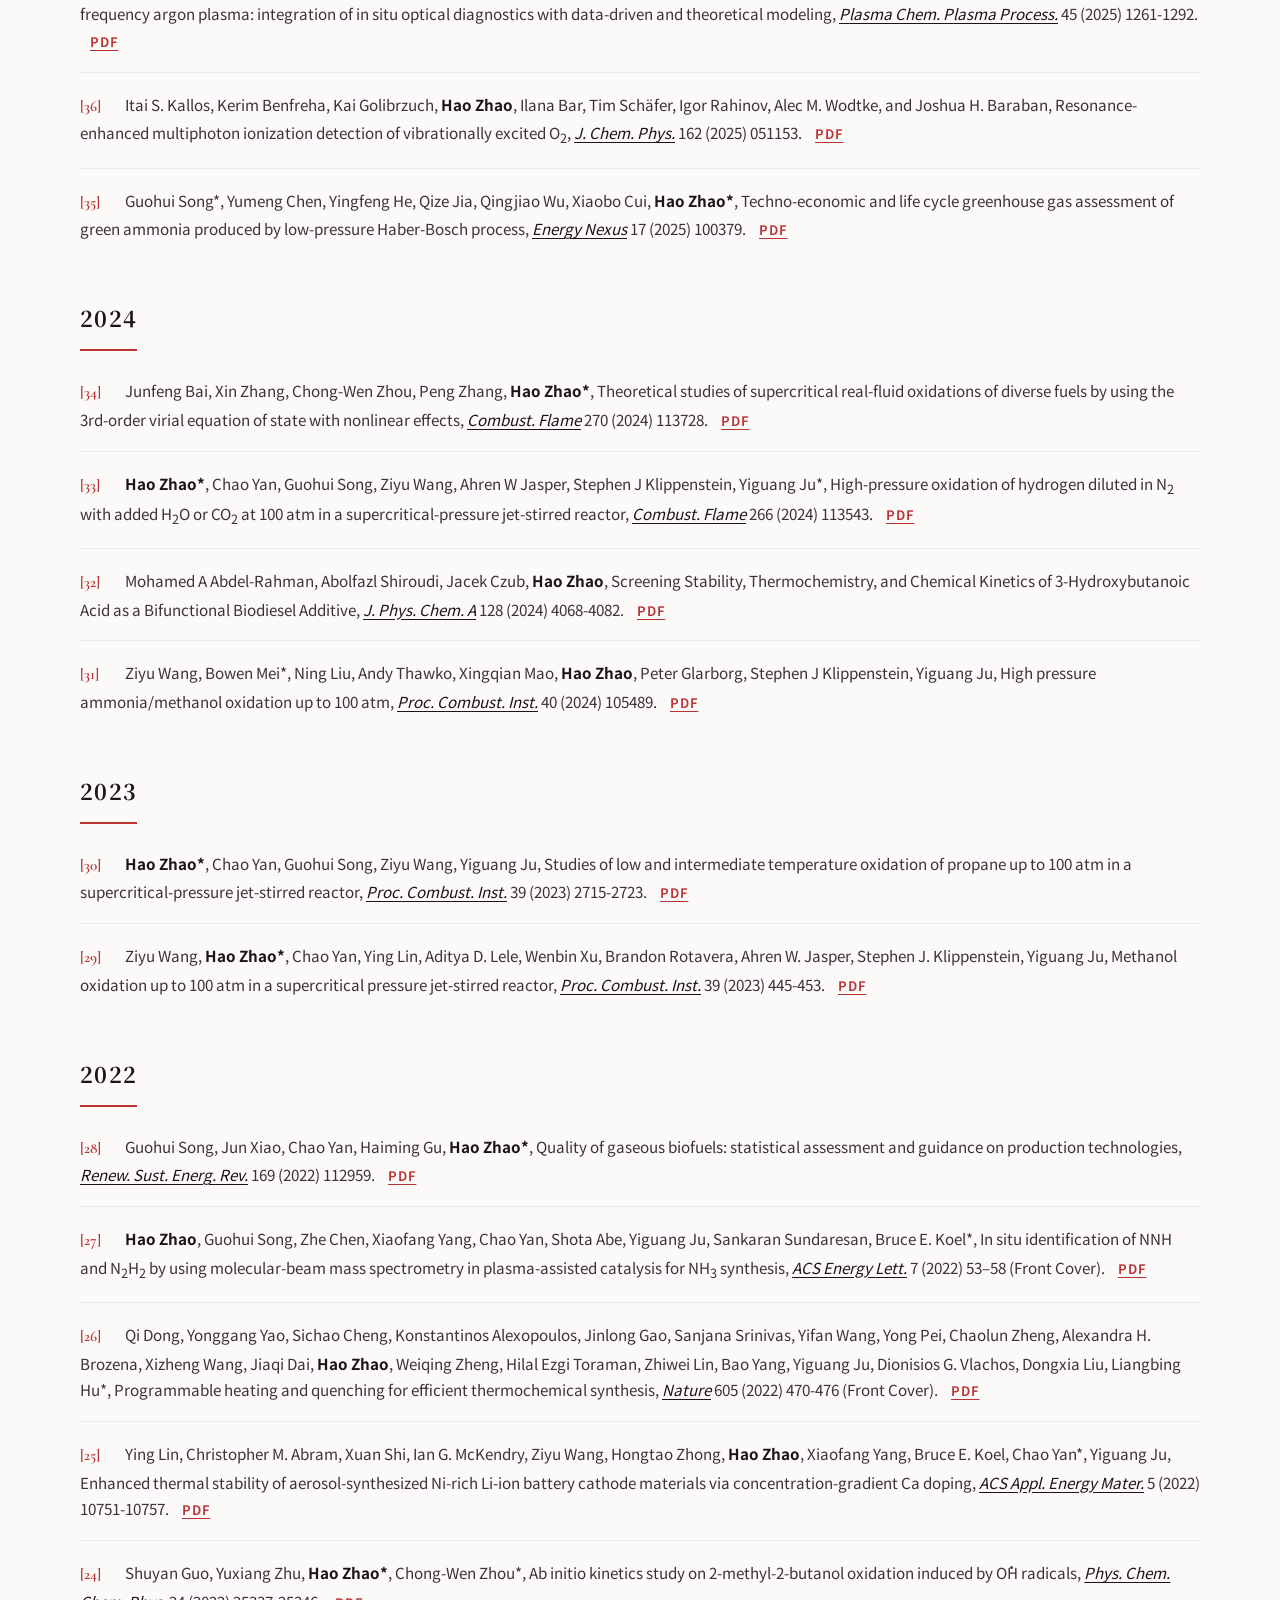
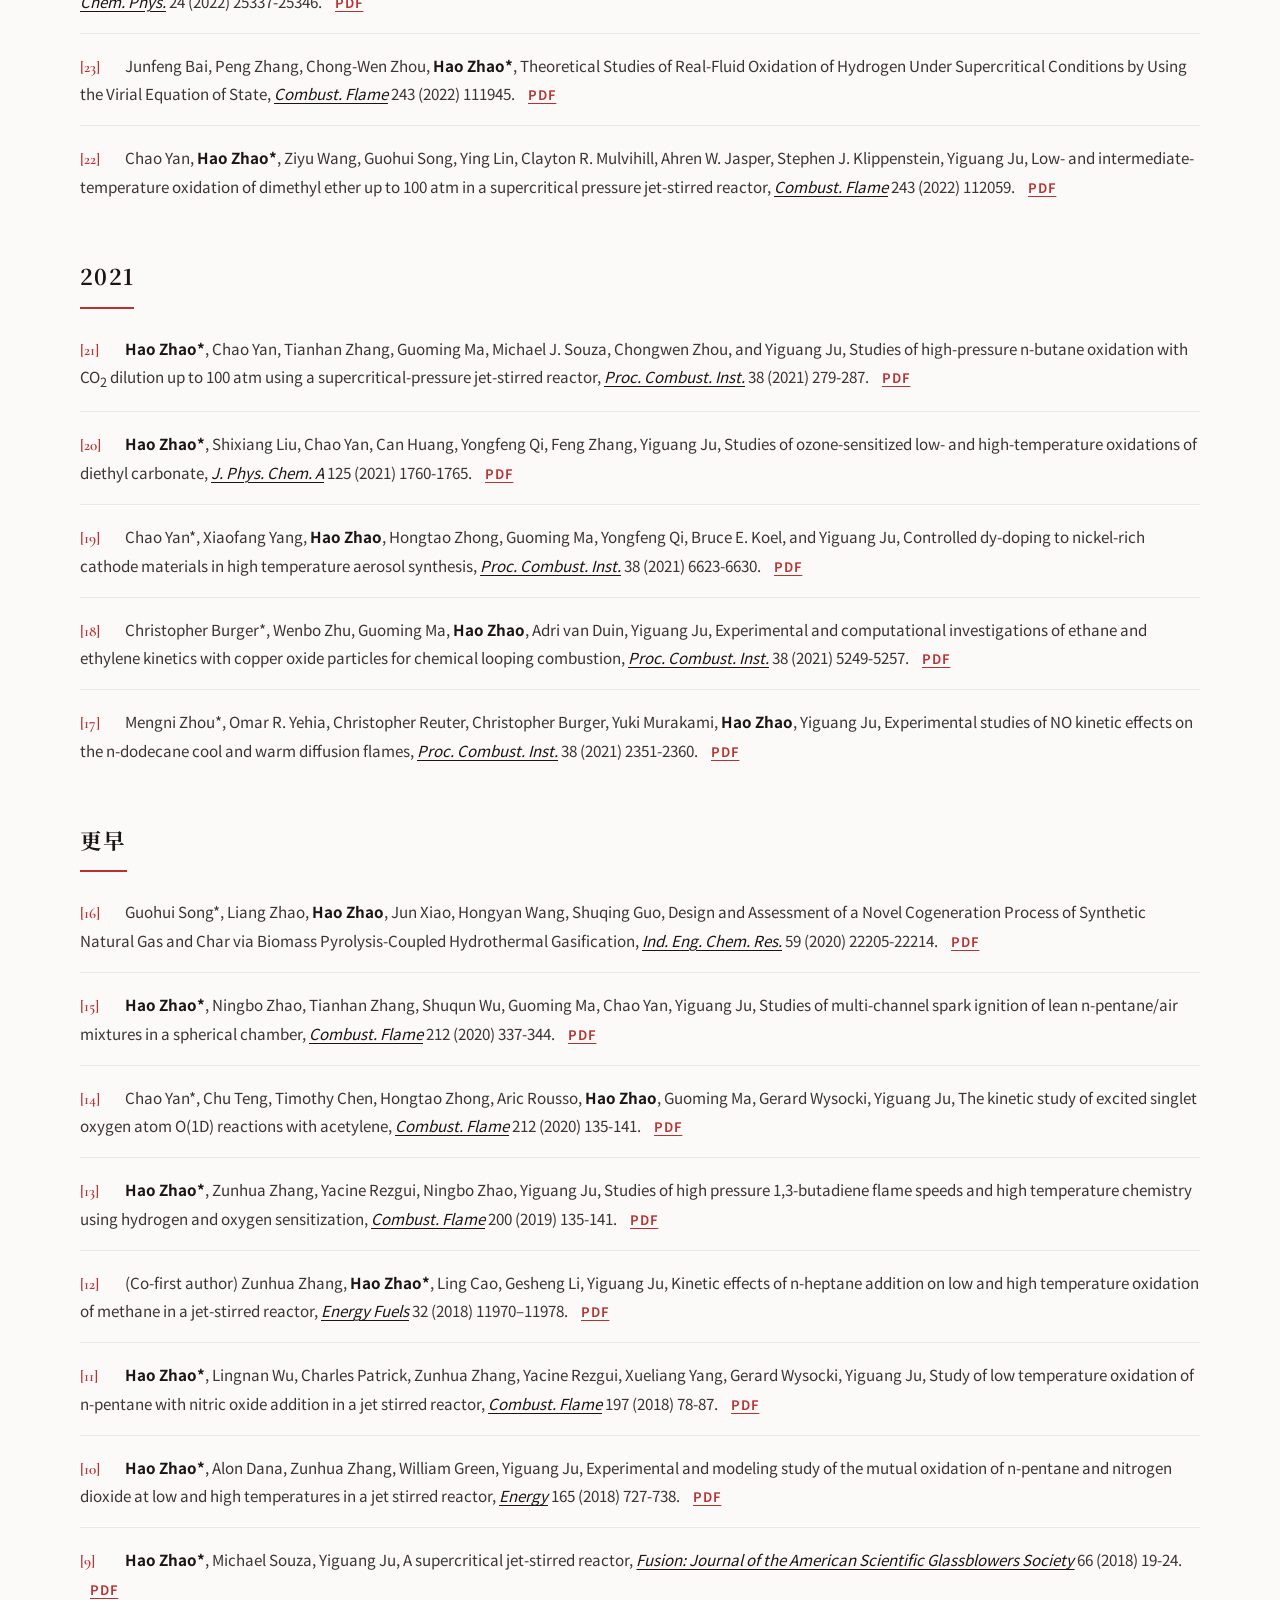
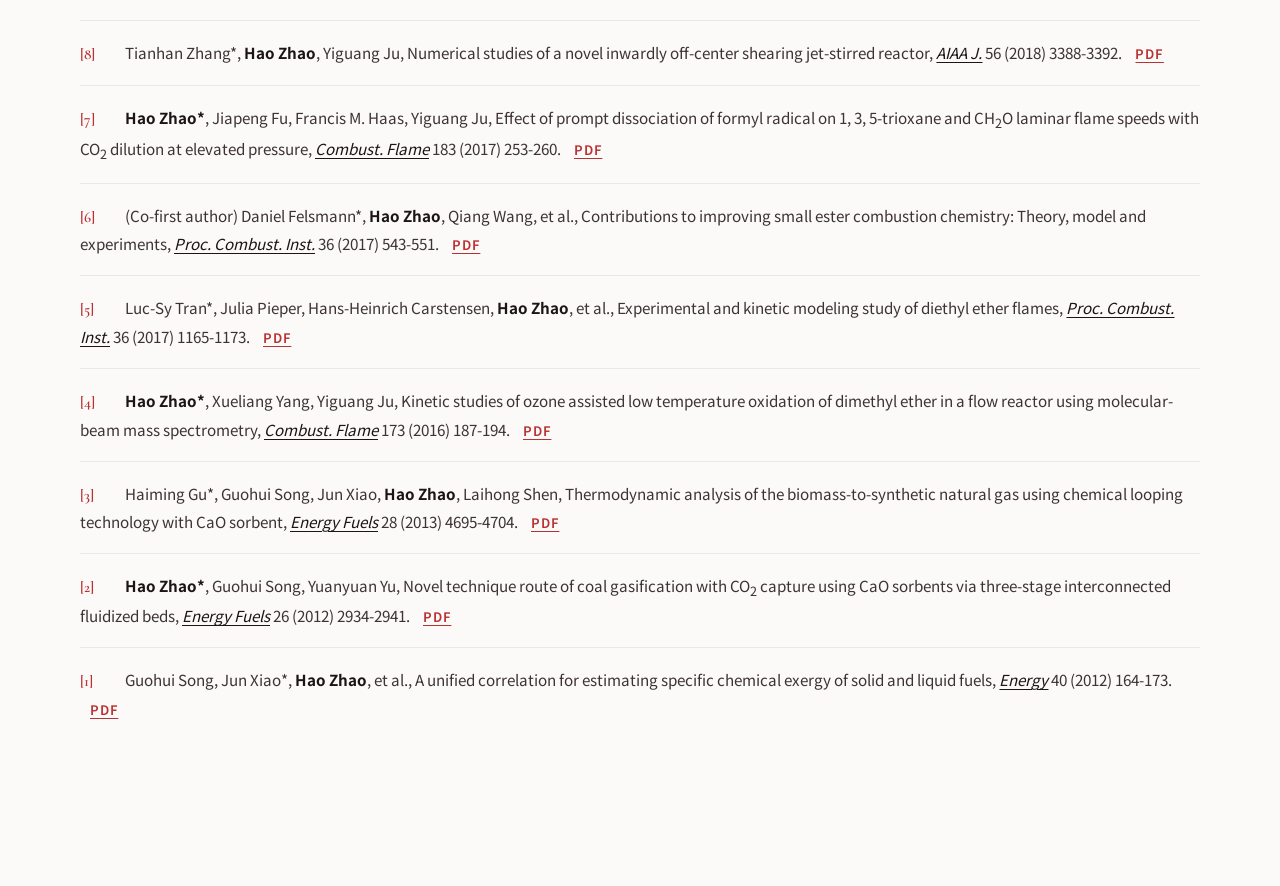
<file: publications.html>
﻿<!DOCTYPE html>
<html lang="zh-CN">
  <head>
    <meta charset="UTF-8" />
    <meta name="viewport" content="width=device-width, initial-scale=1.0" />
    <title>论文 · Publications — NEEC</title>
    <link rel="preconnect" href="https://fonts.googleapis.com" />
    <link rel="preconnect" href="https://fonts.gstatic.com" crossorigin />
    <link
      href="https://fonts.googleapis.com/css2?family=Cormorant+Garamond:ital,wght@0,500;0,600;1,500&family=Noto+Sans+SC:wght@400;500;600&family=Noto+Serif+SC:wght@500;600;700&display=swap"
      rel="stylesheet"
    />
    <link rel="stylesheet" href="css/styles.css" />
  </head>
  <body>
    <header class="site-header">
      <div class="nav-inner">
        <a class="brand" href="index.html">
          <div class="brand-mark">NEEC</div>
          <div class="brand-name">Non-Equilibrium Energy Conversion
            <span>Research Group</span></div>
        </a>
        <button class="nav-toggle" aria-label="打开菜单" aria-expanded="false">
          <span></span><span></span><span></span>
        </button>
        <nav>
          <ul class="nav-list">
            <li><a class="nav-link" href="index.html">首页</a></li>
            <li><a class="nav-link" href="research.html">科研</a></li>
            <li><a class="nav-link is-active" href="publications.html" aria-current="page">论文</a></li>
            <li><a class="nav-link" href="facility.html">设备</a></li>
            <li><a class="nav-link" href="software.html">软件</a></li>
            <li><a class="nav-link" href="teaching.html">教学</a></li>
            <li><a class="nav-link" href="people.html">团队</a></li>
            <li><a class="nav-link" href="positions.html">招聘</a></li>
            <li><a class="nav-link" href="contact.html">联系</a></li>
          </ul>
        </nav>
      </div>
    </header>

    <main>
      <section class="section section-pubs">
        <div class="pub-filters-sticky">
          <div class="container">
            <div class="pub-filters" id="pub-filters">
              <button class="filter-btn is-active" type="button" data-target="pub-top">全部</button>
              <button class="filter-btn" type="button" data-target="year-2026">2026</button>
              <button class="filter-btn" type="button" data-target="year-2025">2025</button>
              <button class="filter-btn" type="button" data-target="year-2024">2024</button>
              <button class="filter-btn" type="button" data-target="year-2023">2023</button>
            <button class="filter-btn" type="button" data-target="year-2022">2022</button>
            <button class="filter-btn" type="button" data-target="year-2021">2021</button>
            <button class="filter-btn" type="button" data-target="year-earlier">更早</button>
            </div>
          </div>
        </div>

        <div class="container">
          <div class="pub-list" id="pub-top">
            <div class="pub-year-group" id="year-2026">
              <h3 class="pub-year-title">2026</h3>
              <article class="pub-item">
                <p class="pub-citation">
                  <span class="pub-num">[50]</span>
                  Shuyan Guo, Yuan Wang, Yuntian Guo, Bryan R. Goldsmith, <strong>Hao Zhao*</strong>, Nitrogen fixation in a non-equilibrium spatially distributed electric field, <em>Nat. Commun.</em> 17 (2026) 3680.
                  <a class="pub-pdf" href="pubs/J50.pdf" target="_blank" rel="noopener">PDF</a>
                </p>
              </article>
              <article class="pub-item">
                <p class="pub-citation">
                  <span class="pub-num">[49]</span>
                  Xin Zhang, <strong>Hao Zhao*</strong>, A physics-driven statistical mechanics framework for many-body thermodynamic and transport property computation, <em>Combust. Flame</em> 287 (2026) 114917.
                  <a class="pub-pdf" href="pubs/J49.pdf" target="_blank" rel="noopener">PDF</a>
                </p>
              </article>
              <article class="pub-item">
                <p class="pub-citation">
                  <span class="pub-num">[48]</span>
                  Bowen Liu, Yuntian Guo, Rui Bo, Shuyan Guo, <strong>Hao Zhao*</strong>, Kinetic studies of the mutual oxidation of dimethyl carbonate and ethylene in a jet stirred reactor, <em>Combust. Flame</em> 283 (2026) 114556.
                  <a class="pub-pdf" href="pubs/J48.pdf" target="_blank" rel="noopener">PDF</a>
                </p>
              </article>
              <article class="pub-item">
                <p class="pub-citation">
                  <span class="pub-num">[47]</span>
                  Bowen Liu, Jianling Li, Yunke Wu, <strong>Hao Zhao*</strong>, Extinction characteristics of laminar bluff body flames in a transverse direct current electric field, <em>Combust. Flame</em> 284 (2026) 114665.
                  <a class="pub-pdf" href="pubs/J47.pdf" target="_blank" rel="noopener">PDF</a>
                </p>
              </article>
              <article class="pub-item">
                <p class="pub-citation">
                  <span class="pub-num">[46]</span>
                  Bowen Liu, Xiaoyang Guo, Zihao Chen, Erjiang Hu*, <strong>Hao Zhao</strong>, Zuohua Huang, Ignition characteristics of flowing ammonia-containing mixtures with nanosecond pulsed discharges, <em>Fuel</em> 407 (2026) 137369.
                  <a class="pub-pdf" href="pubs/J46.pdf" target="_blank" rel="noopener">PDF</a>
                </p>
              </article>
            </div>

            <div class="pub-year-group" id="year-2025">
              <h3 class="pub-year-title">2025</h3>
              <article class="pub-item">
                <p class="pub-citation">
                  <span class="pub-num">[45]</span>
                  Xin Zhang, Junfeng Bai, <strong>Hao Zhao*</strong>, Studies of real-fluid supercritical simulation using the 3rd virial equation of state based on Boltzmann-weighted Full-dimensional potential, <em>Combust. Flame</em> 282 (2025) 114465.
                  <a class="pub-pdf" href="pubs/J45.pdf" target="_blank" rel="noopener">PDF</a>
                </p>
              </article>
              <article class="pub-item">
                <p class="pub-citation">
                  <span class="pub-num">[44]</span>
                  Bowen Liu, Rui Bo, <strong>Hao Zhao*</strong>, Kinetic study of ozone-sensitized low-and high-temperature oxidation of dimethyl carbonate, <em>Proc. Combust. Inst.</em> 41 (2025) 105788.
                  <a class="pub-pdf" href="pubs/J44.pdf" target="_blank" rel="noopener">PDF</a>
                </p>
              </article>
              <article class="pub-item">
                <p class="pub-citation">
                  <span class="pub-num">[43]</span>
                  Yuan Wang, Shuyan Guo, Yuntian Guo, Peng Zhang, Guoming Ma*, Dingguo Xia*, <strong>Hao Zhao*</strong>, Operando observing hydrogen evolution in commercial lithium-ion batteries, <em>Energy Environ. Sci.</em> 18 (2025) 8756-8767 (Front cover).
                  <a class="pub-pdf" href="pubs/J43.pdf" target="_blank" rel="noopener">PDF</a>
                </p>
              </article>
              <article class="pub-item">
                <p class="pub-citation">
                  <span class="pub-num">[42]</span>
                  Ghulam Abbas Gohar, Liang An*, Hafiz Muhammad Ali, <strong>Hao Zhao*</strong>, A study on chemical kinetics of carbonates-based electrolytes for enhancing fire safety in lithium-ion batteries-A review, <em>J. Energy Storage</em> 131 (2025) 117492.
                  <a class="pub-pdf" href="pubs/J42.pdf" target="_blank" rel="noopener">PDF</a>
                </p>
              </article>
              <article class="pub-item">
                <p class="pub-citation">
                  <span class="pub-num">[41]</span>
                  Yuan Wang, Yuntian Guo, Shuyan Guo, Guoming Ma, <strong>Hao Zhao*</strong>, Operando monitoring and prediction of temperature in commercial sodium-ion batteries via optical fiber sensors, <em>Int. J. Electr. Power Energy Syst.</em> 170 (2025) 110893.
                  <a class="pub-pdf" href="pubs/J41.pdf" target="_blank" rel="noopener">PDF</a>
                </p>
              </article>
              <article class="pub-item">
                <p class="pub-citation">
                  <span class="pub-num">[40]</span>
                  Xin Zhang, Junfeng Bai, Bowen Liu, Tong Zhu, <strong>Hao Zhao*</strong>, Real-fluid transport property computations based on the Boltzmann-weighted full-dimensional potential model, <em>Appl. Energy Combust. Sci.</em> 23 (2025) 100342.
                  <a class="pub-pdf" href="pubs/J40.pdf" target="_blank" rel="noopener">PDF</a>
                </p>
              </article>
              <article class="pub-item">
                <p class="pub-citation">
                  <span class="pub-num">[39]</span>
                  Junfeng Bai, Xin Zhang, <strong>Hao Zhao*</strong>, Theoretical study of the real-fluid laminar flame propagation under supercritical conditions by using the virial equation of state and the Enskog transport model, <em>Combust. Flame</em> 276 (2025) 114144.
                  <a class="pub-pdf" href="pubs/J39.pdf" target="_blank" rel="noopener">PDF</a>
                </p>
              </article>
              <article class="pub-item">
                <p class="pub-citation">
                  <span class="pub-num">[38]</span>
                  Mohamed A Abdel-Rahman, M.K. Morse, <strong>Hao Zhao</strong>, Theoretical prediction of the dehydration mechanism of 1, 3-Butandiol as a potential biofuel surrogate, <em>Theor. Chem. Acc.</em> 144 (2025) 1-14.
                  <a class="pub-pdf" href="pubs/J38.pdf" target="_blank" rel="noopener">PDF</a>
                </p>
              </article>
              <article class="pub-item">
                <p class="pub-citation">
                  <span class="pub-num">[37]</span>
                  Sharona Atlas, Shani Har Lavan, Amir Kaplan, Avi Lehrer, Illya Rozenberg, <strong>Hao Zhao</strong>, Joshua H. Baraban, Investigation of capacitively coupled radio-frequency argon plasma: integration of in situ optical diagnostics with data-driven and theoretical modeling, <em>Plasma Chem. Plasma Process.</em> 45 (2025) 1261-1292.
                  <a class="pub-pdf" href="pubs/J37.pdf" target="_blank" rel="noopener">PDF</a>
                </p>
              </article>
              <article class="pub-item">
                <p class="pub-citation">
                  <span class="pub-num">[36]</span>
                  Itai S. Kallos, Kerim Benfreha, Kai Golibrzuch, <strong>Hao Zhao</strong>, Ilana Bar, Tim Schäfer, Igor Rahinov, Alec M. Wodtke, and Joshua H. Baraban, Resonance-enhanced multiphoton ionization detection of vibrationally excited O<sub>2</sub>, <em>J. Chem. Phys.</em> 162 (2025) 051153.
                  <a class="pub-pdf" href="pubs/J36.pdf" target="_blank" rel="noopener">PDF</a>
                </p>
              </article>
              <article class="pub-item">
                <p class="pub-citation">
                  <span class="pub-num">[35]</span>
                  Guohui Song*, Yumeng Chen, Yingfeng He, Qize Jia, Qingjiao Wu, Xiaobo Cui, <strong>Hao Zhao*</strong>, Techno-economic and life cycle greenhouse gas assessment of green ammonia produced by low-pressure Haber-Bosch process, <em>Energy Nexus</em> 17 (2025) 100379.
                  <a class="pub-pdf" href="pubs/J35.pdf" target="_blank" rel="noopener">PDF</a>
                </p>
              </article>
            </div>

            <div class="pub-year-group" id="year-2024">
              <h3 class="pub-year-title">2024</h3>
              <article class="pub-item">
                <p class="pub-citation">
                  <span class="pub-num">[34]</span>
                  Junfeng Bai, Xin Zhang, Chong-Wen Zhou, Peng Zhang, <strong>Hao Zhao*</strong>, Theoretical studies of supercritical real-fluid oxidations of diverse fuels by using the 3rd-order virial equation of state with nonlinear effects, <em>Combust. Flame</em> 270 (2024) 113728.
                  <a class="pub-pdf" href="pubs/J34.pdf" target="_blank" rel="noopener">PDF</a>
                </p>
              </article>
              <article class="pub-item">
                <p class="pub-citation">
                  <span class="pub-num">[33]</span>
                  <strong>Hao Zhao*</strong>, Chao Yan, Guohui Song, Ziyu Wang, Ahren W Jasper, Stephen J Klippenstein, Yiguang Ju*, High-pressure oxidation of hydrogen diluted in N<sub>2</sub> with added H<sub>2</sub>O or CO<sub>2</sub> at 100 atm in a supercritical-pressure jet-stirred reactor, <em>Combust. Flame</em> 266 (2024) 113543.
                  <a class="pub-pdf" href="pubs/J33.pdf" target="_blank" rel="noopener">PDF</a>
                </p>
              </article>
              <article class="pub-item">
                <p class="pub-citation">
                  <span class="pub-num">[32]</span>
                  Mohamed A Abdel-Rahman, Abolfazl Shiroudi, Jacek Czub, <strong>Hao Zhao</strong>, Screening Stability, Thermochemistry, and Chemical Kinetics of 3-Hydroxybutanoic Acid as a Bifunctional Biodiesel Additive, <em>J. Phys. Chem. A</em> 128 (2024) 4068-4082.
                  <a class="pub-pdf" href="pubs/J32.pdf" target="_blank" rel="noopener">PDF</a>
                </p>
              </article>
              <article class="pub-item">
                <p class="pub-citation">
                  <span class="pub-num">[31]</span>
                  Ziyu Wang, Bowen Mei*, Ning Liu, Andy Thawko, Xingqian Mao, <strong>Hao Zhao</strong>, Peter Glarborg, Stephen J Klippenstein, Yiguang Ju, High pressure ammonia/methanol oxidation up to 100 atm, <em>Proc. Combust. Inst.</em> 40 (2024) 105489.
                  <a class="pub-pdf" href="pubs/J31.pdf" target="_blank" rel="noopener">PDF</a>
                </p>
              </article>
            </div>

            <div class="pub-year-group" id="year-2023">
              <h3 class="pub-year-title">2023</h3>
              <article class="pub-item">
                <p class="pub-citation">
                  <span class="pub-num">[30]</span>
                  <strong>Hao Zhao*</strong>, Chao Yan, Guohui Song, Ziyu Wang, Yiguang Ju, Studies of low and intermediate temperature oxidation of propane up to 100 atm in a supercritical-pressure jet-stirred reactor, <em>Proc. Combust. Inst.</em> 39 (2023) 2715-2723.
                  <a class="pub-pdf" href="pubs/J30.pdf" target="_blank" rel="noopener">PDF</a>
                </p>
              </article>
              <article class="pub-item">
                <p class="pub-citation">
                  <span class="pub-num">[29]</span>
                  Ziyu Wang, <strong>Hao Zhao*</strong>, Chao Yan, Ying Lin, Aditya D. Lele, Wenbin Xu, Brandon Rotavera, Ahren W. Jasper, Stephen J. Klippenstein, Yiguang Ju, Methanol oxidation up to 100 atm in a supercritical pressure jet-stirred reactor, <em>Proc. Combust. Inst.</em> 39 (2023) 445-453.
                  <a class="pub-pdf" href="pubs/J29.pdf" target="_blank" rel="noopener">PDF</a>
                </p>
              </article>
            </div>

            <div class="pub-year-group" id="year-2022">
              <h3 class="pub-year-title">2022</h3>
              <article class="pub-item">
                <p class="pub-citation">
                  <span class="pub-num">[28]</span>
                  Guohui Song, Jun Xiao, Chao Yan, Haiming Gu, <strong>Hao Zhao*</strong>, Quality of gaseous biofuels: statistical assessment and guidance on production technologies, <em>Renew. Sust. Energ. Rev.</em> 169 (2022) 112959.
                  <a class="pub-pdf" href="pubs/J28.pdf" target="_blank" rel="noopener">PDF</a>
                </p>
              </article>
              <article class="pub-item">
                <p class="pub-citation">
                  <span class="pub-num">[27]</span>
                  <strong>Hao Zhao</strong>, Guohui Song, Zhe Chen, Xiaofang Yang, Chao Yan, Shota Abe, Yiguang Ju, Sankaran Sundaresan, Bruce E. Koel*, In situ identification of NNH and N<sub>2</sub>H<sub>2</sub> by using molecular-beam mass spectrometry in plasma-assisted catalysis for NH<sub>3</sub> synthesis, <em>ACS Energy Lett.</em> 7 (2022) 53–58 (Front Cover).
                  <a class="pub-pdf" href="pubs/J27.pdf" target="_blank" rel="noopener">PDF</a>
                </p>
              </article>
              <article class="pub-item">
                <p class="pub-citation">
                  <span class="pub-num">[26]</span>
                  Qi Dong, Yonggang Yao, Sichao Cheng, Konstantinos Alexopoulos, Jinlong Gao, Sanjana Srinivas, Yifan Wang, Yong Pei, Chaolun Zheng, Alexandra H. Brozena, Xizheng Wang, Jiaqi Dai, <strong>Hao Zhao</strong>, Weiqing Zheng, Hilal Ezgi Toraman, Zhiwei Lin, Bao Yang, Yiguang Ju, Dionisios G. Vlachos, Dongxia Liu, Liangbing Hu*, Programmable heating and quenching for efficient thermochemical synthesis, <em>Nature</em> 605 (2022) 470-476 (Front Cover).
                  <a class="pub-pdf" href="pubs/J26.pdf" target="_blank" rel="noopener">PDF</a>
                </p>
              </article>
              <article class="pub-item">
                <p class="pub-citation">
                  <span class="pub-num">[25]</span>
                  Ying Lin, Christopher M. Abram, Xuan Shi, Ian G. McKendry, Ziyu Wang, Hongtao Zhong, <strong>Hao Zhao</strong>, Xiaofang Yang, Bruce E. Koel, Chao Yan*, Yiguang Ju, Enhanced thermal stability of aerosol-synthesized Ni-rich Li-ion battery cathode materials via concentration-gradient Ca doping, <em>ACS Appl. Energy Mater.</em> 5 (2022) 10751-10757.
                  <a class="pub-pdf" href="pubs/J25.pdf" target="_blank" rel="noopener">PDF</a>
                </p>
              </article>
              <article class="pub-item">
                <p class="pub-citation">
                  <span class="pub-num">[24]</span>
                  Shuyan Guo, Yuxiang Zhu, <strong>Hao Zhao*</strong>, Chong-Wen Zhou*, Ab initio kinetics study on 2-methyl-2-butanol oxidation induced by ȮH radicals, <em>Phys. Chem. Chem. Phys.</em> 24 (2022) 25337-25346.
                  <a class="pub-pdf" href="pubs/J24.pdf" target="_blank" rel="noopener">PDF</a>
                </p>
              </article>
              <article class="pub-item">
                <p class="pub-citation">
                  <span class="pub-num">[23]</span>
                  Junfeng Bai, Peng Zhang, Chong-Wen Zhou, <strong>Hao Zhao*</strong>, Theoretical Studies of Real-Fluid Oxidation of Hydrogen Under Supercritical Conditions by Using the Virial Equation of State, <em>Combust. Flame</em> 243 (2022) 111945.
                  <a class="pub-pdf" href="pubs/J23.pdf" target="_blank" rel="noopener">PDF</a>
                </p>
              </article>
              <article class="pub-item">
                <p class="pub-citation">
                  <span class="pub-num">[22]</span>
                  Chao Yan, <strong>Hao Zhao*</strong>, Ziyu Wang, Guohui Song, Ying Lin, Clayton R. Mulvihill, Ahren W. Jasper, Stephen J. Klippenstein, Yiguang Ju, Low- and intermediate-temperature oxidation of dimethyl ether up to 100 atm in a supercritical pressure jet-stirred reactor, <em>Combust. Flame</em> 243 (2022) 112059.
                  <a class="pub-pdf" href="pubs/J22.pdf" target="_blank" rel="noopener">PDF</a>
                </p>
              </article>
            </div>

            <div class="pub-year-group" id="year-2021">
              <h3 class="pub-year-title">2021</h3>
              <article class="pub-item">
                <p class="pub-citation">
                  <span class="pub-num">[21]</span>
                  <strong>Hao Zhao*</strong>, Chao Yan, Tianhan Zhang, Guoming Ma, Michael J. Souza, Chongwen Zhou, and Yiguang Ju, Studies of high-pressure n-butane oxidation with CO<sub>2</sub> dilution up to 100 atm using a supercritical-pressure jet-stirred reactor, <em>Proc. Combust. Inst.</em> 38 (2021) 279-287.
                  <a class="pub-pdf" href="pubs/J21.pdf" target="_blank" rel="noopener">PDF</a>
                </p>
              </article>
              <article class="pub-item">
                <p class="pub-citation">
                  <span class="pub-num">[20]</span>
                  <strong>Hao Zhao*</strong>, Shixiang Liu, Chao Yan, Can Huang, Yongfeng Qi, Feng Zhang, Yiguang Ju, Studies of ozone-sensitized low- and high-temperature oxidations of diethyl carbonate, <em>J. Phys. Chem. A</em> 125 (2021) 1760-1765.
                  <a class="pub-pdf" href="pubs/J20.pdf" target="_blank" rel="noopener">PDF</a>
                </p>
              </article>
              <article class="pub-item">
                <p class="pub-citation">
                  <span class="pub-num">[19]</span>
                  Chao Yan*, Xiaofang Yang, <strong>Hao Zhao</strong>, Hongtao Zhong, Guoming Ma, Yongfeng Qi, Bruce E. Koel, and Yiguang Ju, Controlled dy-doping to nickel-rich cathode materials in high temperature aerosol synthesis, <em>Proc. Combust. Inst.</em> 38 (2021) 6623-6630.
                  <a class="pub-pdf" href="pubs/J19.pdf" target="_blank" rel="noopener">PDF</a>
                </p>
              </article>
              <article class="pub-item">
                <p class="pub-citation">
                  <span class="pub-num">[18]</span>
                  Christopher Burger*, Wenbo Zhu, Guoming Ma, <strong>Hao Zhao</strong>, Adri van Duin, Yiguang Ju, Experimental and computational investigations of ethane and ethylene kinetics with copper oxide particles for chemical looping combustion, <em>Proc. Combust. Inst.</em> 38 (2021) 5249-5257.
                  <a class="pub-pdf" href="pubs/J18.pdf" target="_blank" rel="noopener">PDF</a>
                </p>
              </article>
              <article class="pub-item">
                <p class="pub-citation">
                  <span class="pub-num">[17]</span>
                  Mengni Zhou*, Omar R. Yehia, Christopher Reuter, Christopher Burger, Yuki Murakami, <strong>Hao Zhao</strong>, Yiguang Ju, Experimental studies of NO kinetic effects on the n-dodecane cool and warm diffusion flames, <em>Proc. Combust. Inst.</em> 38 (2021) 2351-2360.
                  <a class="pub-pdf" href="pubs/J17.pdf" target="_blank" rel="noopener">PDF</a>
                </p>
              </article>
            </div>

            <div class="pub-year-group" id="year-earlier">
              <h3 class="pub-year-title">更早</h3>
              <article class="pub-item">
                <p class="pub-citation">
                  <span class="pub-num">[16]</span>
                  Guohui Song*, Liang Zhao, <strong>Hao Zhao</strong>, Jun Xiao, Hongyan Wang, Shuqing Guo, Design and Assessment of a Novel Cogeneration Process of Synthetic Natural Gas and Char via Biomass Pyrolysis-Coupled Hydrothermal Gasification, <em>Ind. Eng. Chem. Res.</em> 59 (2020) 22205-22214.
                  <a class="pub-pdf" href="pubs/J16.pdf" target="_blank" rel="noopener">PDF</a>
                </p>
              </article>
              <article class="pub-item">
                <p class="pub-citation">
                  <span class="pub-num">[15]</span>
                  <strong>Hao Zhao*</strong>, Ningbo Zhao, Tianhan Zhang, Shuqun Wu, Guoming Ma, Chao Yan, Yiguang Ju, Studies of multi-channel spark ignition of lean n-pentane/air mixtures in a spherical chamber, <em>Combust. Flame</em> 212 (2020) 337-344.
                  <a class="pub-pdf" href="pubs/J15.pdf" target="_blank" rel="noopener">PDF</a>
                </p>
              </article>
              <article class="pub-item">
                <p class="pub-citation">
                  <span class="pub-num">[14]</span>
                  Chao Yan*, Chu Teng, Timothy Chen, Hongtao Zhong, Aric Rousso, <strong>Hao Zhao</strong>, Guoming Ma, Gerard Wysocki, Yiguang Ju, The kinetic study of excited singlet oxygen atom O(1D) reactions with acetylene, <em>Combust. Flame</em> 212 (2020) 135-141.
                  <a class="pub-pdf" href="pubs/J14.pdf" target="_blank" rel="noopener">PDF</a>
                </p>
              </article>
              <article class="pub-item">
                <p class="pub-citation">
                  <span class="pub-num">[13]</span>
                  <strong>Hao Zhao*</strong>, Zunhua Zhang, Yacine Rezgui, Ningbo Zhao, Yiguang Ju, Studies of high pressure 1,3-butadiene flame speeds and high temperature chemistry using hydrogen and oxygen sensitization, <em>Combust. Flame</em> 200 (2019) 135-141.
                  <a class="pub-pdf" href="pubs/J13.pdf" target="_blank" rel="noopener">PDF</a>
                </p>
              </article>
              <article class="pub-item">
                <p class="pub-citation">
                  <span class="pub-num">[12]</span>
                  (Co-first author) Zunhua Zhang, <strong>Hao Zhao*</strong>, Ling Cao, Gesheng Li, Yiguang Ju, Kinetic effects of n-heptane addition on low and high temperature oxidation of methane in a jet-stirred reactor, <em>Energy Fuels</em> 32 (2018) 11970–11978.
                  <a class="pub-pdf" href="pubs/J12.pdf" target="_blank" rel="noopener">PDF</a>
                </p>
              </article>
              <article class="pub-item">
                <p class="pub-citation">
                  <span class="pub-num">[11]</span>
                  <strong>Hao Zhao*</strong>, Lingnan Wu, Charles Patrick, Zunhua Zhang, Yacine Rezgui, Xueliang Yang, Gerard Wysocki, Yiguang Ju, Study of low temperature oxidation of n-pentane with nitric oxide addition in a jet stirred reactor, <em>Combust. Flame</em> 197 (2018) 78-87.
                  <a class="pub-pdf" href="pubs/J11.pdf" target="_blank" rel="noopener">PDF</a>
                </p>
              </article>
              <article class="pub-item">
                <p class="pub-citation">
                  <span class="pub-num">[10]</span>
                  <strong>Hao Zhao*</strong>, Alon Dana, Zunhua Zhang, William Green, Yiguang Ju, Experimental and modeling study of the mutual oxidation of n-pentane and nitrogen dioxide at low and high temperatures in a jet stirred reactor, <em>Energy</em> 165 (2018) 727-738.
                  <a class="pub-pdf" href="pubs/J10.pdf" target="_blank" rel="noopener">PDF</a>
                </p>
              </article>
              <article class="pub-item">
                <p class="pub-citation">
                  <span class="pub-num">[9]</span>
                  <strong>Hao Zhao*</strong>, Michael Souza, Yiguang Ju, A supercritical jet-stirred reactor, <em>Fusion: Journal of the American Scientific Glassblowers Society</em> 66 (2018) 19-24.
                  <a class="pub-pdf" href="pubs/J9.pdf" target="_blank" rel="noopener">PDF</a>
                </p>
              </article>
              <article class="pub-item">
                <p class="pub-citation">
                  <span class="pub-num">[8]</span>
                  Tianhan Zhang*, <strong>Hao Zhao</strong>, Yiguang Ju, Numerical studies of a novel inwardly off-center shearing jet-stirred reactor, <em>AIAA J.</em> 56 (2018) 3388-3392.
                  <a class="pub-pdf" href="pubs/J8.pdf" target="_blank" rel="noopener">PDF</a>
                </p>
              </article>
              <article class="pub-item">
                <p class="pub-citation">
                  <span class="pub-num">[7]</span>
                  <strong>Hao Zhao*</strong>, Jiapeng Fu, Francis M. Haas, Yiguang Ju, Effect of prompt dissociation of formyl radical on 1, 3, 5-trioxane and CH<sub>2</sub>O laminar flame speeds with CO<sub>2</sub> dilution at elevated pressure, <em>Combust. Flame</em> 183 (2017) 253-260.
                  <a class="pub-pdf" href="pubs/J7.pdf" target="_blank" rel="noopener">PDF</a>
                </p>
              </article>
              <article class="pub-item">
                <p class="pub-citation">
                  <span class="pub-num">[6]</span>
                  (Co-first author) Daniel Felsmann*, <strong>Hao Zhao</strong>, Qiang Wang, et al., Contributions to improving small ester combustion chemistry: Theory, model and experiments, <em>Proc. Combust. Inst.</em> 36 (2017) 543-551.
                  <a class="pub-pdf" href="pubs/J6.pdf" target="_blank" rel="noopener">PDF</a>
                </p>
              </article>
              <article class="pub-item">
                <p class="pub-citation">
                  <span class="pub-num">[5]</span>
                  Luc-Sy Tran*, Julia Pieper, Hans-Heinrich Carstensen, <strong>Hao Zhao</strong>, et al., Experimental and kinetic modeling study of diethyl ether flames, <em>Proc. Combust. Inst.</em> 36 (2017) 1165-1173.
                  <a class="pub-pdf" href="pubs/J5.pdf" target="_blank" rel="noopener">PDF</a>
                </p>
              </article>
              <article class="pub-item">
                <p class="pub-citation">
                  <span class="pub-num">[4]</span>
                  <strong>Hao Zhao*</strong>, Xueliang Yang, Yiguang Ju, Kinetic studies of ozone assisted low temperature oxidation of dimethyl ether in a flow reactor using molecular-beam mass spectrometry, <em>Combust. Flame</em> 173 (2016) 187-194.
                  <a class="pub-pdf" href="pubs/J4.pdf" target="_blank" rel="noopener">PDF</a>
                </p>
              </article>
              <article class="pub-item">
                <p class="pub-citation">
                  <span class="pub-num">[3]</span>
                  Haiming Gu*, Guohui Song, Jun Xiao, <strong>Hao Zhao</strong>, Laihong Shen, Thermodynamic analysis of the biomass-to-synthetic natural gas using chemical looping technology with CaO sorbent, <em>Energy Fuels</em> 28 (2013) 4695-4704.
                  <a class="pub-pdf" href="pubs/J3.pdf" target="_blank" rel="noopener">PDF</a>
                </p>
              </article>
              <article class="pub-item">
                <p class="pub-citation">
                  <span class="pub-num">[2]</span>
                  <strong>Hao Zhao*</strong>, Guohui Song, Yuanyuan Yu, Novel technique route of coal gasification with CO<sub>2</sub> capture using CaO sorbents via three-stage interconnected fluidized beds, <em>Energy Fuels</em> 26 (2012) 2934-2941.
                  <a class="pub-pdf" href="pubs/J2.pdf" target="_blank" rel="noopener">PDF</a>
                </p>
              </article>
              <article class="pub-item">
                <p class="pub-citation">
                  <span class="pub-num">[1]</span>
                  Guohui Song, Jun Xiao*, <strong>Hao Zhao</strong>, et al., A unified correlation for estimating specific chemical exergy of solid and liquid fuels, <em>Energy</em> 40 (2012) 164-173.
                  <a class="pub-pdf" href="pubs/J1.pdf" target="_blank" rel="noopener">PDF</a>
                </p>
              </article>
            </div>
          </div>
        </div>
      </section>
    </main>

    <footer class="site-footer">
      <div class="footer-simple">
        <p>School of Mechanics and Engineering Science, Peking University</p>
        <p>Copyright © by Lab @ NEEC</p>
      </div>
    </footer>

    <script src="js/main.js"></script>
  </body>
</html>
</file>
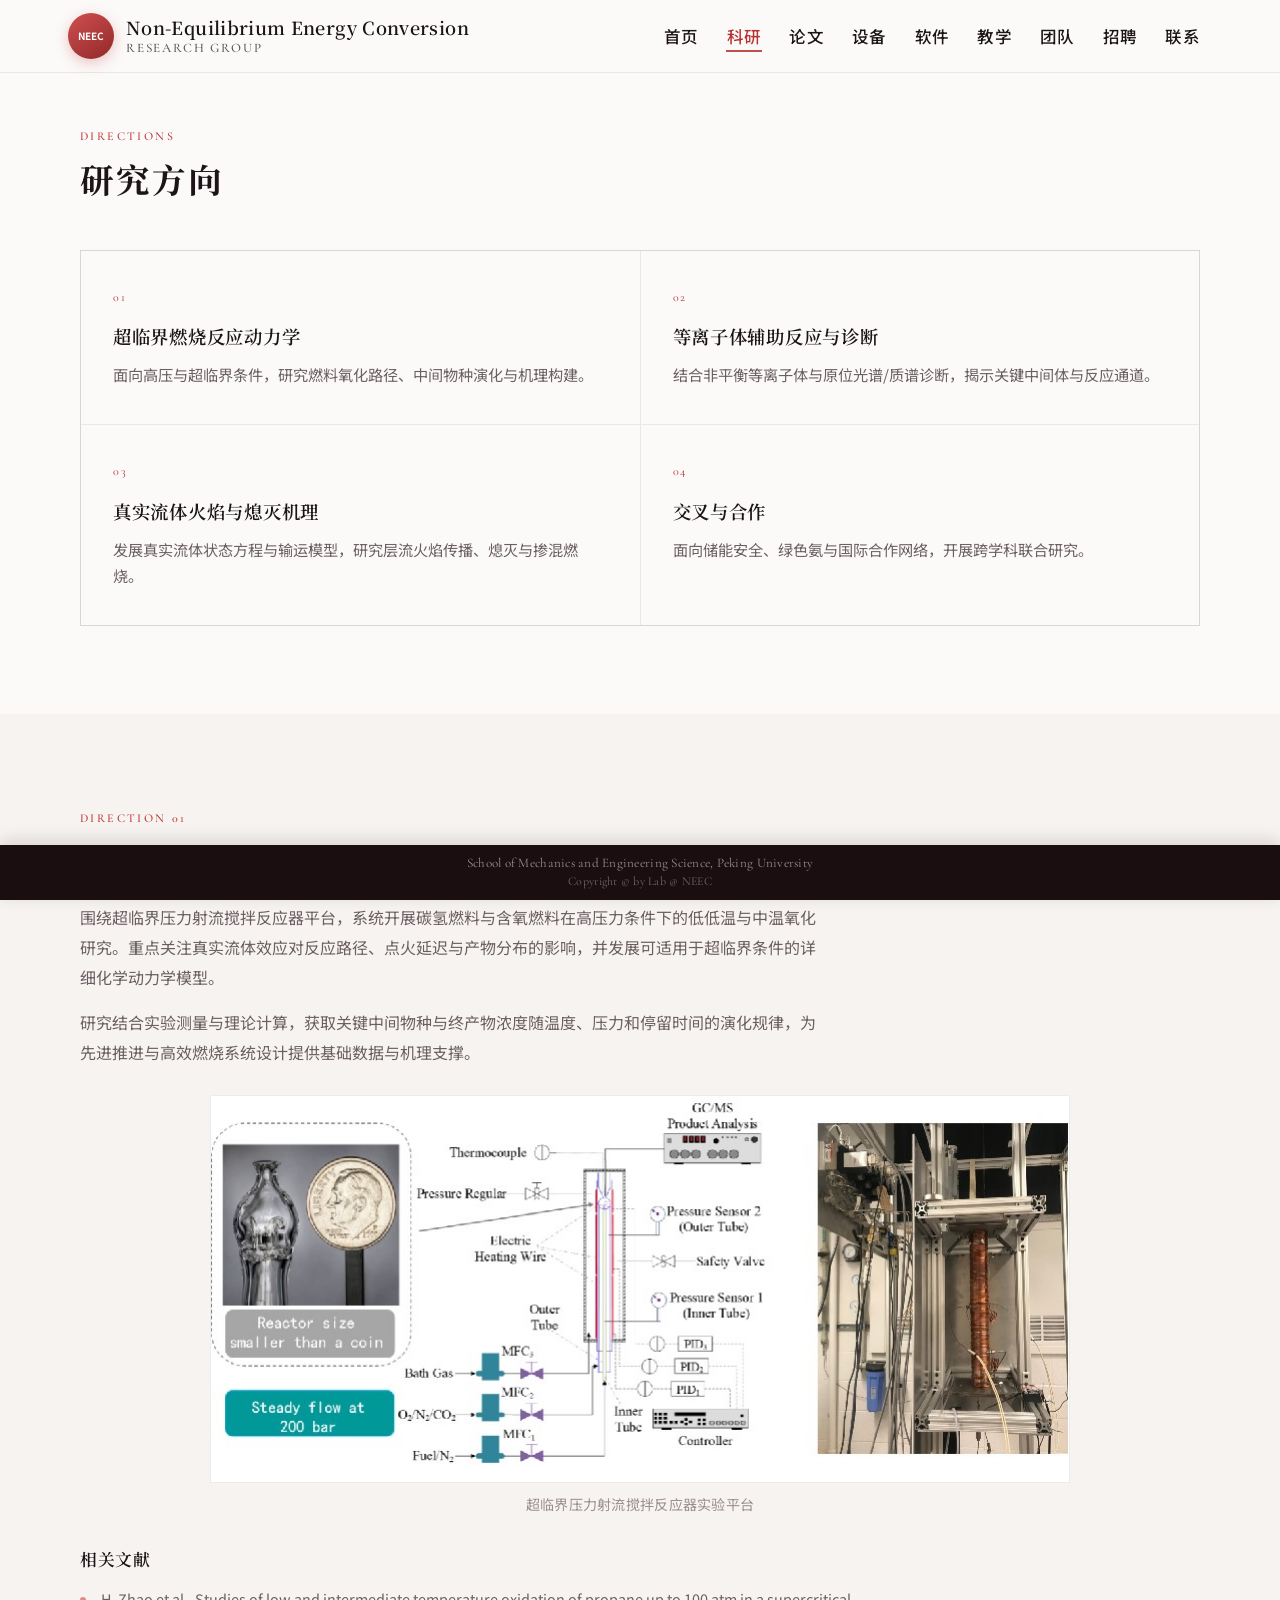
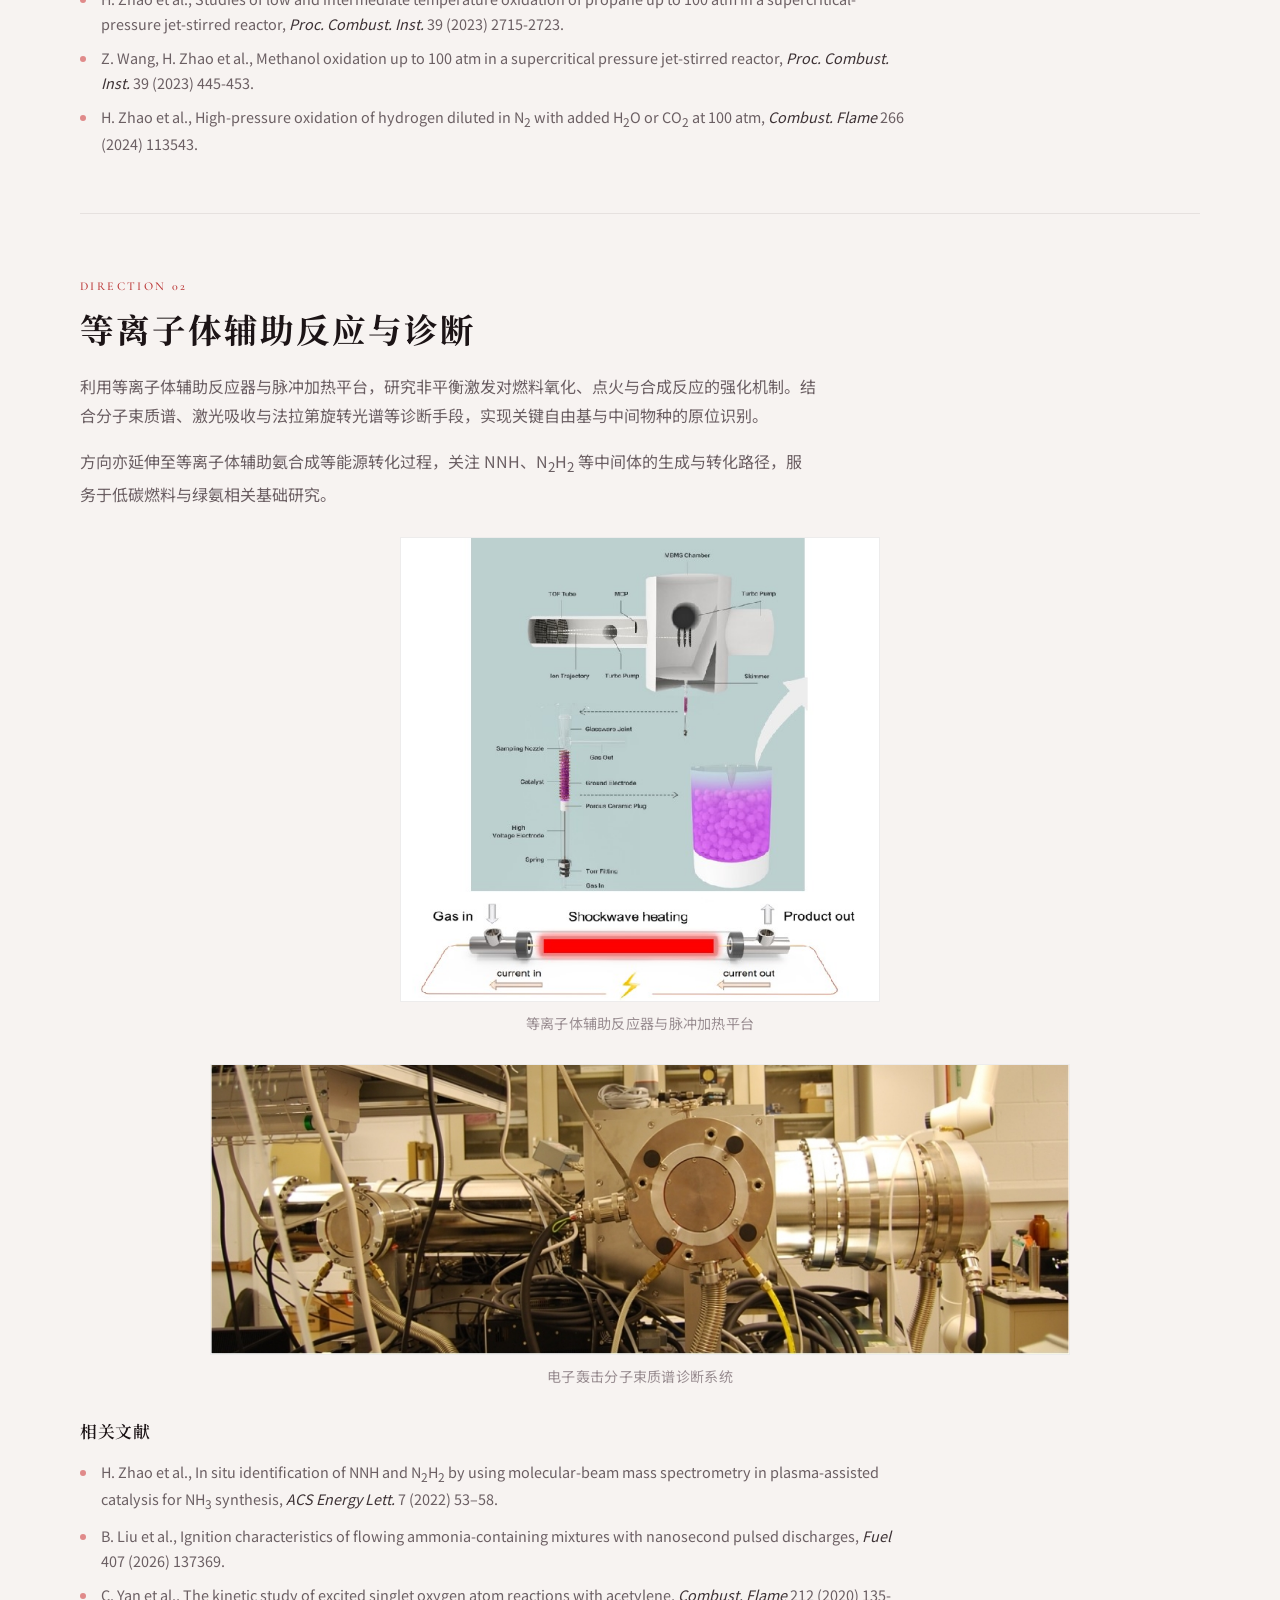
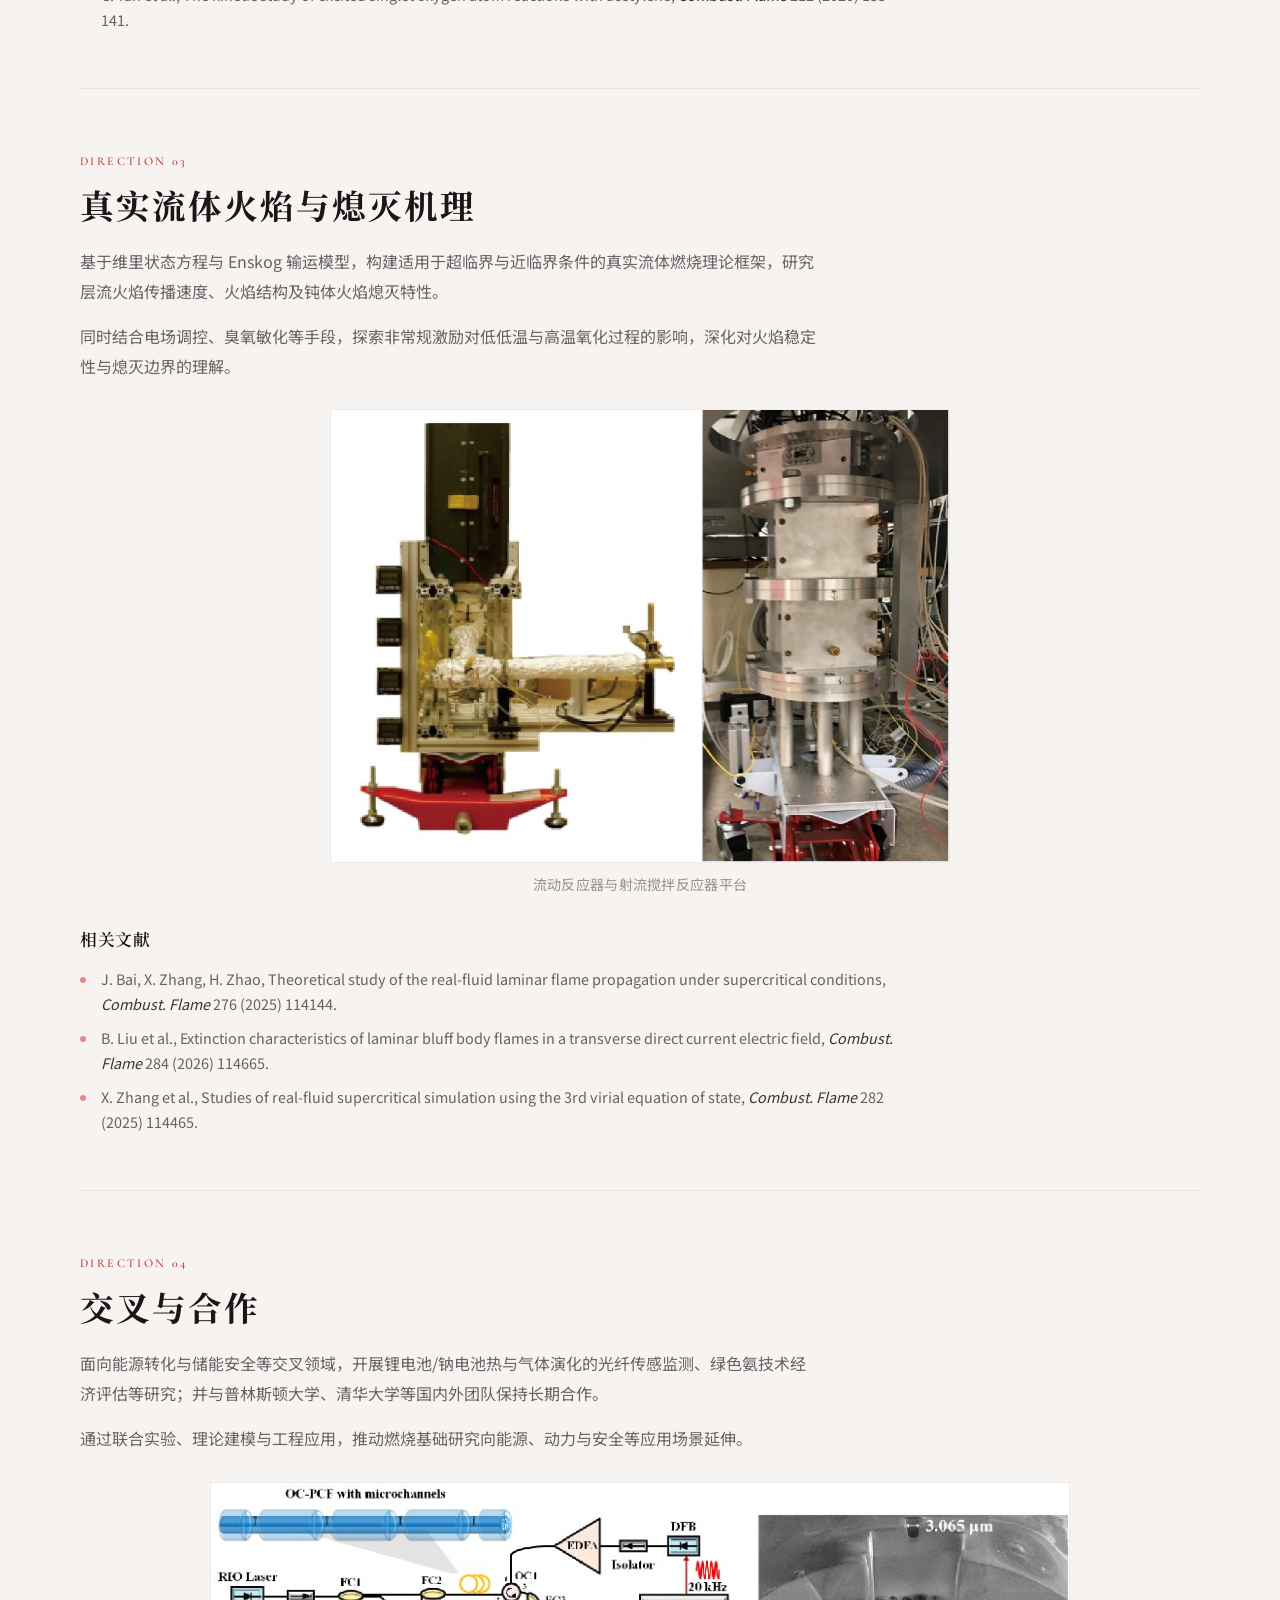
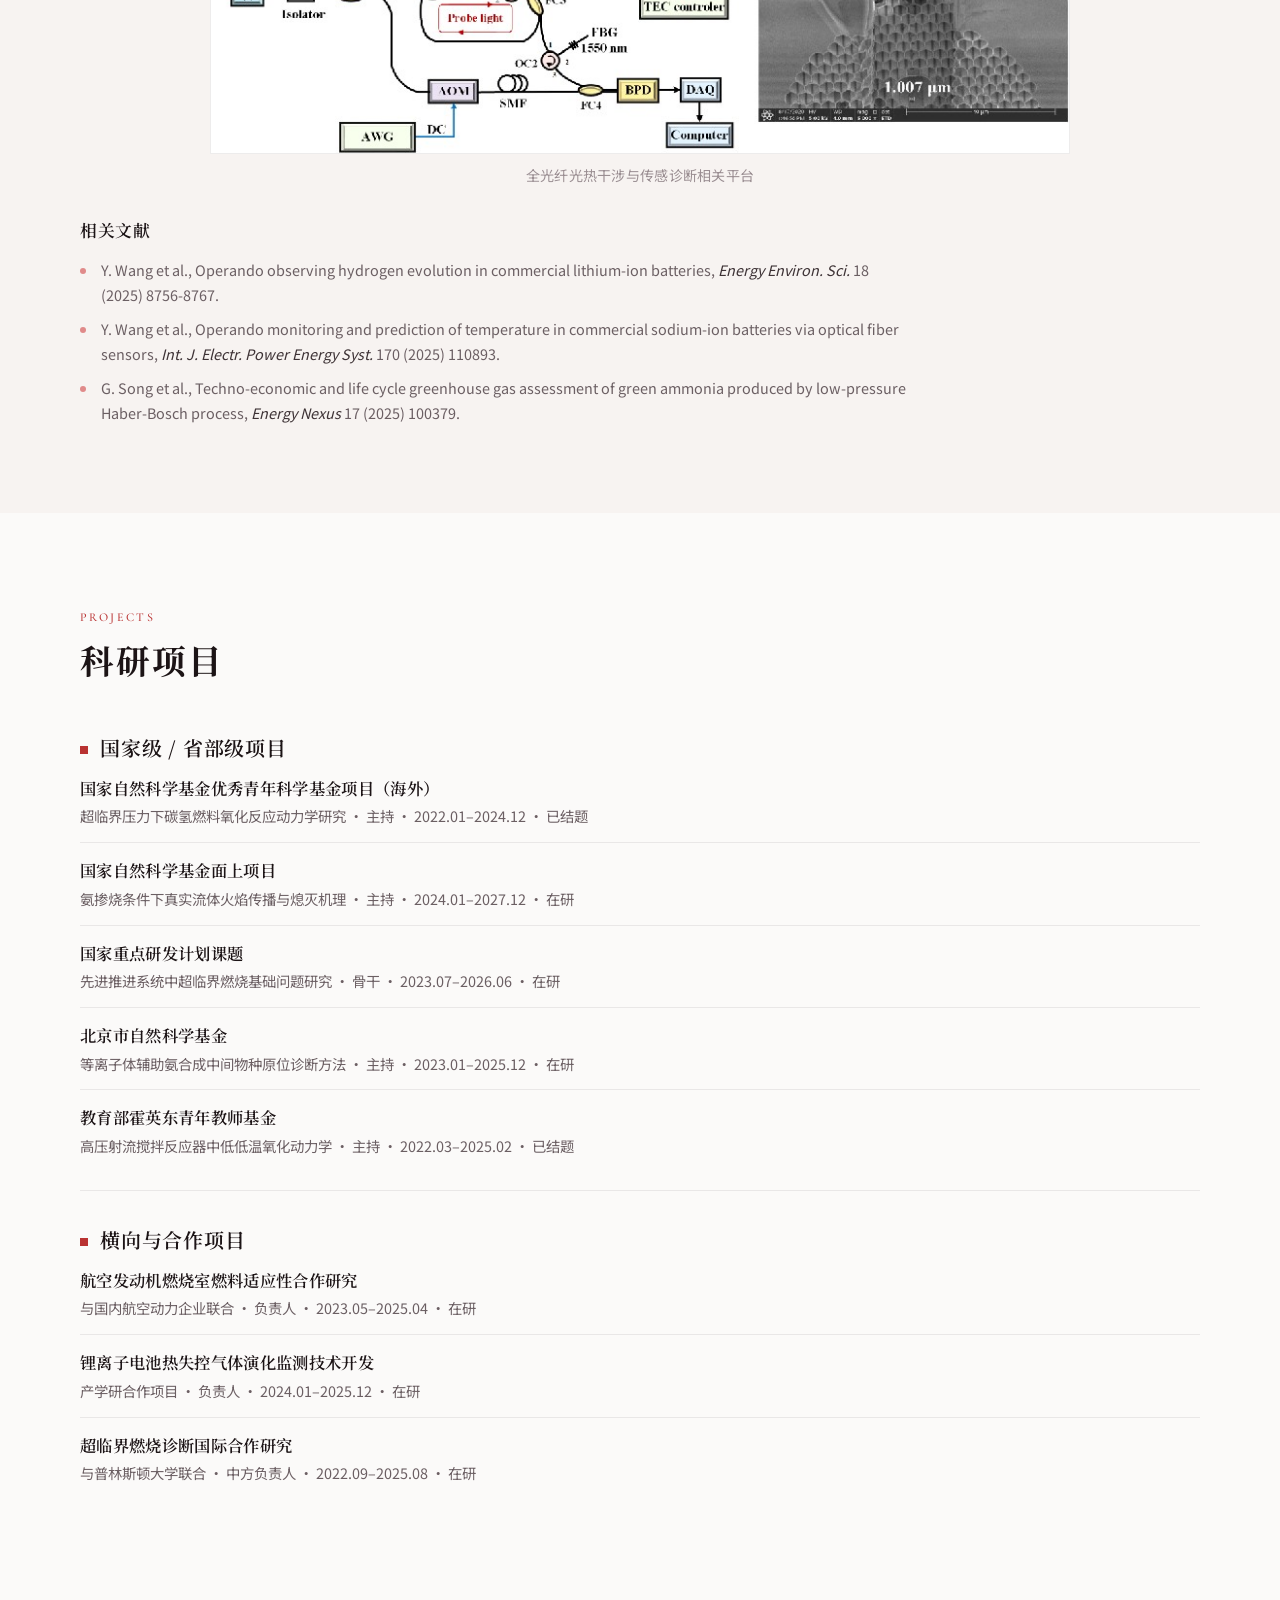
<file: research.html>
<!DOCTYPE html>
<html lang="zh-CN">
  <head>
    <meta charset="UTF-8" />
    <meta name="viewport" content="width=device-width, initial-scale=1.0" />
    <title>科研 · Research — NEEC</title>
    <link rel="preconnect" href="https://fonts.googleapis.com" />
    <link rel="preconnect" href="https://fonts.gstatic.com" crossorigin />
    <link
      href="https://fonts.googleapis.com/css2?family=Cormorant+Garamond:ital,wght@0,500;0,600;1,500&family=Noto+Sans+SC:wght@400;500;600&family=Noto+Serif+SC:wght@500;600;700&display=swap"
      rel="stylesheet"
    />
    <link rel="stylesheet" href="css/styles.css" />
  </head>
  <body>
    <header class="site-header">
      <div class="nav-inner">
        <a class="brand" href="index.html">
          <div class="brand-mark">NEEC</div>
          <div class="brand-name">Non-Equilibrium Energy Conversion
            <span>Research Group</span></div>
        </a>
        <button class="nav-toggle" aria-label="打开菜单" aria-expanded="false">
          <span></span><span></span><span></span>
        </button>
        <nav>
          <ul class="nav-list">
            <li><a class="nav-link" href="index.html">首页</a></li>
            <li><a class="nav-link is-active" href="research.html" aria-current="page">科研</a></li>
            <li><a class="nav-link" href="publications.html">论文</a></li>
            <li><a class="nav-link" href="facility.html">设备</a></li>
            <li><a class="nav-link" href="software.html">软件</a></li>
            <li><a class="nav-link" href="teaching.html">教学</a></li>
            <li><a class="nav-link" href="people.html">团队</a></li>
            <li><a class="nav-link" href="positions.html">招聘</a></li>
            <li><a class="nav-link" href="contact.html">联系</a></li>
          </ul>
        </nav>
      </div>
    </header>

    <main>

      <section class="section">
        <div class="container">
          <div class="section-head reveal">
            <p class="section-label">Directions</p>
            <h2 class="section-title">研究方向</h2>
          </div>
          <div class="dir-grid reveal">
            <a class="dir-cell" href="#dir-supercritical">
              <div class="dir-index">01</div>
              <h3>超临界燃烧反应动力学</h3>
              <p>面向高压与超临界条件，研究燃料氧化路径、中间物种演化与机理构建。</p>
            </a>
            <a class="dir-cell" href="#dir-plasma">
              <div class="dir-index">02</div>
              <h3>等离子体辅助反应与诊断</h3>
              <p>结合非平衡等离子体与原位光谱/质谱诊断，揭示关键中间体与反应通道。</p>
            </a>
            <a class="dir-cell" href="#dir-flame">
              <div class="dir-index">03</div>
              <h3>真实流体火焰与熄灭机理</h3>
              <p>发展真实流体状态方程与输运模型，研究层流火焰传播、熄灭与掺混燃烧。</p>
            </a>
            <a class="dir-cell" href="#dir-cross">
              <div class="dir-index">04</div>
              <h3>交叉与合作</h3>
              <p>面向储能安全、绿色氨与国际合作网络，开展跨学科联合研究。</p>
            </a>
          </div>
        </div>
      </section>

      <section class="section section-alt">
        <div class="container">
          <article class="research-detail reveal" id="dir-supercritical">
            <p class="section-label">Direction 01</p>
            <h2 class="section-title">超临界燃烧反应动力学</h2>
            <div class="research-detail-body">
              <p>
                围绕超临界压力射流搅拌反应器平台，系统开展碳氢燃料与含氧燃料在高压力条件下的低低温与中温氧化研究。重点关注真实流体效应对反应路径、点火延迟与产物分布的影响，并发展可适用于超临界条件的详细化学动力学模型。
              </p>
              <p>
                研究结合实验测量与理论计算，获取关键中间物种与终产物浓度随温度、压力和停留时间的演化规律，为先进推进与高效燃烧系统设计提供基础数据与机理支撑。
              </p>
            </div>
            <figure class="research-figure">
              <img src="fac/1.1.jpg" alt="超临界压力射流搅拌反应器" />
              <figcaption>超临界压力射流搅拌反应器实验平台</figcaption>
            </figure>
            <h3 class="research-ref-title">相关文献</h3>
            <ul class="research-refs">
              <li>H. Zhao et al., Studies of low and intermediate temperature oxidation of propane up to 100 atm in a supercritical-pressure jet-stirred reactor, <em>Proc. Combust. Inst.</em> 39 (2023) 2715-2723.</li>
              <li>Z. Wang, H. Zhao et al., Methanol oxidation up to 100 atm in a supercritical pressure jet-stirred reactor, <em>Proc. Combust. Inst.</em> 39 (2023) 445-453.</li>
              <li>H. Zhao et al., High-pressure oxidation of hydrogen diluted in N<sub>2</sub> with added H<sub>2</sub>O or CO<sub>2</sub> at 100 atm, <em>Combust. Flame</em> 266 (2024) 113543.</li>
            </ul>
          </article>

          <article class="research-detail reveal" id="dir-plasma">
            <p class="section-label">Direction 02</p>
            <h2 class="section-title">等离子体辅助反应与诊断</h2>
            <div class="research-detail-body">
              <p>
                利用等离子体辅助反应器与脉冲加热平台，研究非平衡激发对燃料氧化、点火与合成反应的强化机制。结合分子束质谱、激光吸收与法拉第旋转光谱等诊断手段，实现关键自由基与中间物种的原位识别。
              </p>
              <p>
                方向亦延伸至等离子体辅助氨合成等能源转化过程，关注 NNH、N<sub>2</sub>H<sub>2</sub> 等中间体的生成与转化路径，服务于低碳燃料与绿氨相关基础研究。
              </p>
            </div>
            <figure class="research-figure research-figure-sm">
              <img src="fac/1.2.jpg" alt="等离子体辅助反应器" />
              <figcaption>等离子体辅助反应器与脉冲加热平台</figcaption>
            </figure>
            <figure class="research-figure">
              <img src="fac/2.1.jpg" alt="分子束质谱诊断系统" />
              <figcaption>电子轰击分子束质谱诊断系统</figcaption>
            </figure>
            <h3 class="research-ref-title">相关文献</h3>
            <ul class="research-refs">
              <li>H. Zhao et al., In situ identification of NNH and N<sub>2</sub>H<sub>2</sub> by using molecular-beam mass spectrometry in plasma-assisted catalysis for NH<sub>3</sub> synthesis, <em>ACS Energy Lett.</em> 7 (2022) 53–58.</li>
              <li>B. Liu et al., Ignition characteristics of flowing ammonia-containing mixtures with nanosecond pulsed discharges, <em>Fuel</em> 407 (2026) 137369.</li>
              <li>C. Yan et al., The kinetic study of excited singlet oxygen atom reactions with acetylene, <em>Combust. Flame</em> 212 (2020) 135-141.</li>
            </ul>
          </article>

          <article class="research-detail reveal" id="dir-flame">
            <p class="section-label">Direction 03</p>
            <h2 class="section-title">真实流体火焰与熄灭机理</h2>
            <div class="research-detail-body">
              <p>
                基于维里状态方程与 Enskog 输运模型，构建适用于超临界与近临界条件的真实流体燃烧理论框架，研究层流火焰传播速度、火焰结构及钝体火焰熄灭特性。
              </p>
              <p>
                同时结合电场调控、臭氧敏化等手段，探索非常规激励对低低温与高温氧化过程的影响，深化对火焰稳定性与熄灭边界的理解。
              </p>
            </div>
            <figure class="research-figure research-figure-md">
              <img src="fac/1.3.jpg" alt="流动反应器与射流搅拌反应器" />
              <figcaption>流动反应器与射流搅拌反应器平台</figcaption>
            </figure>
            <h3 class="research-ref-title">相关文献</h3>
            <ul class="research-refs">
              <li>J. Bai, X. Zhang, H. Zhao, Theoretical study of the real-fluid laminar flame propagation under supercritical conditions, <em>Combust. Flame</em> 276 (2025) 114144.</li>
              <li>B. Liu et al., Extinction characteristics of laminar bluff body flames in a transverse direct current electric field, <em>Combust. Flame</em> 284 (2026) 114665.</li>
              <li>X. Zhang et al., Studies of real-fluid supercritical simulation using the 3rd virial equation of state, <em>Combust. Flame</em> 282 (2025) 114465.</li>
            </ul>
          </article>

          <article class="research-detail reveal" id="dir-cross">
            <p class="section-label">Direction 04</p>
            <h2 class="section-title">交叉与合作</h2>
            <div class="research-detail-body">
              <p>
                面向能源转化与储能安全等交叉领域，开展锂电池/钠电池热与气体演化的光纤传感监测、绿色氨技术经济评估等研究；并与普林斯顿大学、清华大学等国内外团队保持长期合作。
              </p>
              <p>
                通过联合实验、理论建模与工程应用，推动燃烧基础研究向能源、动力与安全等应用场景延伸。
              </p>
            </div>
            <figure class="research-figure">
              <img src="fac/2.5.jpg" alt="全光纤光热干涉探针" />
              <figcaption>全光纤光热干涉与传感诊断相关平台</figcaption>
            </figure>
            <h3 class="research-ref-title">相关文献</h3>
            <ul class="research-refs">
              <li>Y. Wang et al., Operando observing hydrogen evolution in commercial lithium-ion batteries, <em>Energy Environ. Sci.</em> 18 (2025) 8756-8767.</li>
              <li>Y. Wang et al., Operando monitoring and prediction of temperature in commercial sodium-ion batteries via optical fiber sensors, <em>Int. J. Electr. Power Energy Syst.</em> 170 (2025) 110893.</li>
              <li>G. Song et al., Techno-economic and life cycle greenhouse gas assessment of green ammonia produced by low-pressure Haber-Bosch process, <em>Energy Nexus</em> 17 (2025) 100379.</li>
            </ul>
          </article>
        </div>
      </section>

      <section class="section">
        <div class="container">
          <div class="section-head reveal">
            <p class="section-label">Projects</p>
            <h2 class="section-title">科研项目</h2>
          </div>
          <div class="content-stack reveal">
            <div class="block">
              <h3 class="block-title">国家级 / 省部级项目</h3>
              <ul class="project-list">
                <li>
                  <strong>国家自然科学基金优秀青年科学基金项目（海外）</strong>
                  <span>超临界压力下碳氢燃料氧化反应动力学研究 · 主持 · 2022.01–2024.12 · 已结题</span>
                </li>
                <li>
                  <strong>国家自然科学基金面上项目</strong>
                  <span>氨掺烧条件下真实流体火焰传播与熄灭机理 · 主持 · 2024.01–2027.12 · 在研</span>
                </li>
                <li>
                  <strong>国家重点研发计划课题</strong>
                  <span>先进推进系统中超临界燃烧基础问题研究 · 骨干 · 2023.07–2026.06 · 在研</span>
                </li>
                <li>
                  <strong>北京市自然科学基金</strong>
                  <span>等离子体辅助氨合成中间物种原位诊断方法 · 主持 · 2023.01–2025.12 · 在研</span>
                </li>
                <li>
                  <strong>教育部霍英东青年教师基金</strong>
                  <span>高压射流搅拌反应器中低低温氧化动力学 · 主持 · 2022.03–2025.02 · 已结题</span>
                </li>
              </ul>
            </div>
            <div class="block">
              <h3 class="block-title">横向与合作项目</h3>
              <ul class="project-list">
                <li>
                  <strong>航空发动机燃烧室燃料适应性合作研究</strong>
                  <span>与国内航空动力企业联合 · 负责人 · 2023.05–2025.04 · 在研</span>
                </li>
                <li>
                  <strong>锂离子电池热失控气体演化监测技术开发</strong>
                  <span>产学研合作项目 · 负责人 · 2024.01–2025.12 · 在研</span>
                </li>
                <li>
                  <strong>超临界燃烧诊断国际合作研究</strong>
                  <span>与普林斯顿大学联合 · 中方负责人 · 2022.09–2025.08 · 在研</span>
                </li>
              </ul>
            </div>
          </div>
        </div>
      </section>

    </main>

    <footer class="site-footer">
      <div class="footer-simple">
        <p>School of Mechanics and Engineering Science, Peking University</p>
        <p>Copyright © by Lab @ NEEC</p>
      </div>
    </footer>

    <script src="js/main.js"></script>
  </body>
</html>
</file>
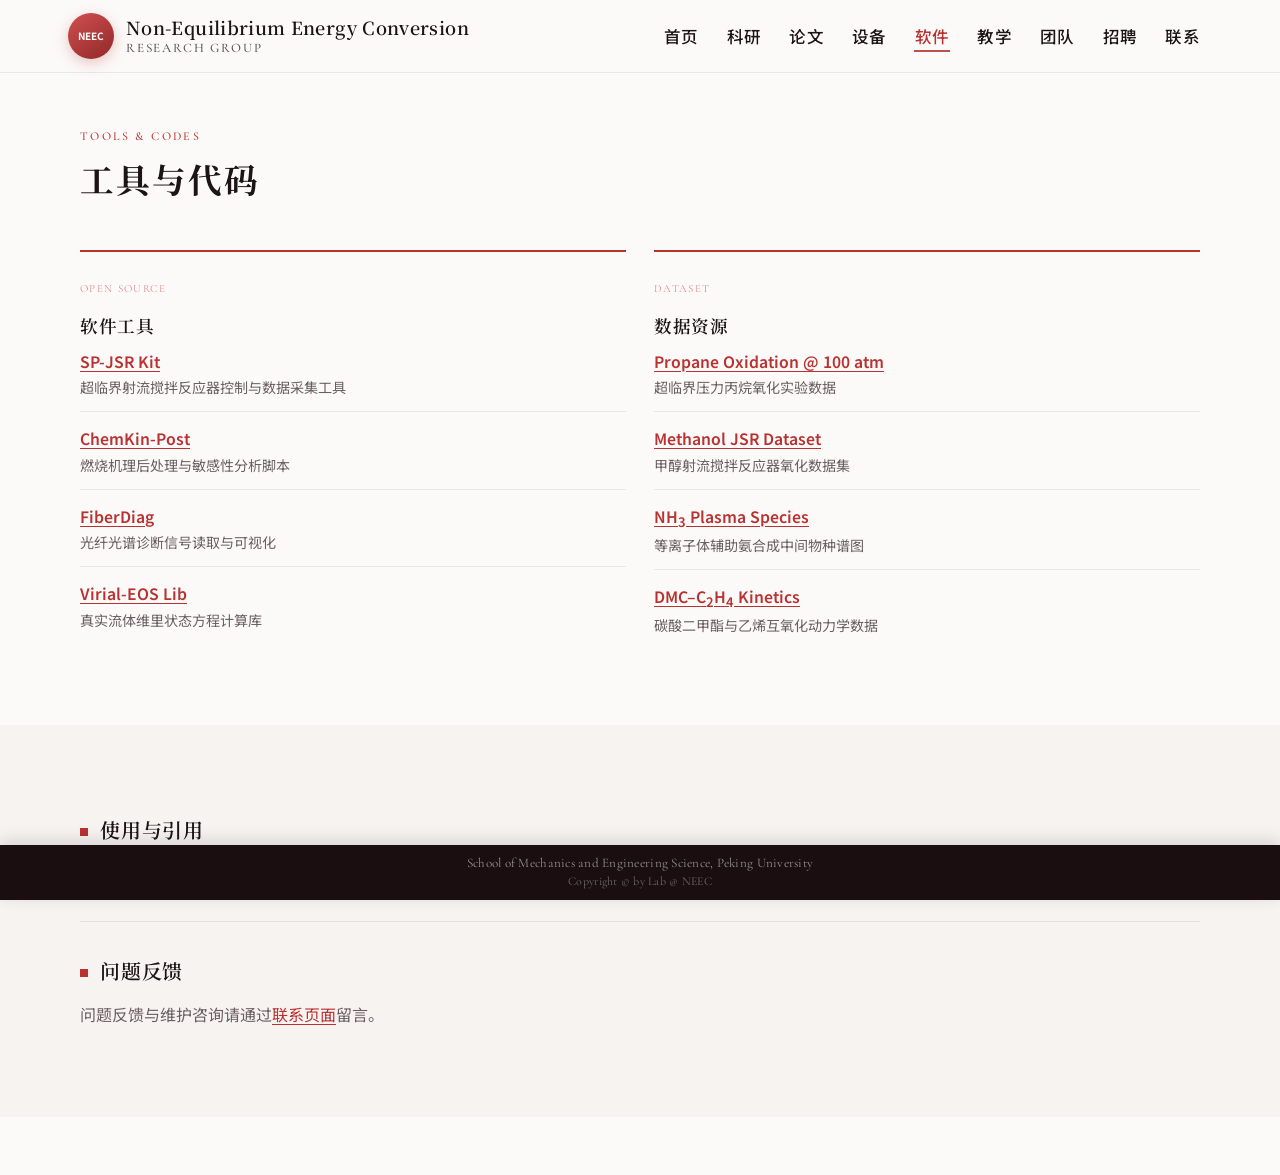
<file: software.html>
﻿<!DOCTYPE html>
<html lang="zh-CN">
  <head>
    <meta charset="UTF-8" />
    <meta name="viewport" content="width=device-width, initial-scale=1.0" />
    <title>软件 · Software — NEEC</title>
    <link rel="preconnect" href="https://fonts.googleapis.com" />
    <link rel="preconnect" href="https://fonts.gstatic.com" crossorigin />
    <link
      href="https://fonts.googleapis.com/css2?family=Cormorant+Garamond:ital,wght@0,500;0,600;1,500&family=Noto+Sans+SC:wght@400;500;600&family=Noto+Serif+SC:wght@500;600;700&display=swap"
      rel="stylesheet"
    />
    <link rel="stylesheet" href="css/styles.css" />
  </head>
  <body>
    <header class="site-header">
      <div class="nav-inner">
        <a class="brand" href="index.html">
          <div class="brand-mark">NEEC</div>
          <div class="brand-name">Non-Equilibrium Energy Conversion
            <span>Research Group</span></div>
        </a>
        <button class="nav-toggle" aria-label="打开菜单" aria-expanded="false">
          <span></span><span></span><span></span>
        </button>
        <nav>
          <ul class="nav-list">
            <li><a class="nav-link" href="index.html">首页</a></li>
            <li><a class="nav-link" href="research.html">科研</a></li>
            <li><a class="nav-link" href="publications.html">论文</a></li>
            <li><a class="nav-link" href="facility.html">设备</a></li>
            <li><a class="nav-link is-active" href="software.html" aria-current="page">软件</a></li>
            <li><a class="nav-link" href="teaching.html">教学</a></li>
            <li><a class="nav-link" href="people.html">团队</a></li>
            <li><a class="nav-link" href="positions.html">招聘</a></li>
            <li><a class="nav-link" href="contact.html">联系</a></li>
          </ul>
        </nav>
      </div>
    </header>

    <main>

      <section class="section">
        <div class="container">
          <div class="section-head reveal">
            <p class="section-label">Tools & Codes</p>
            <h2 class="section-title">工具与代码</h2>
          </div>
          <div class="software-grid reveal">
            <div class="software-item">
              <span class="item-tag">Open Source</span>
              <h3>软件工具</h3>
              <ul class="software-list">
                <li>
                  <a href="https://github.com/example-lab/sp-jsr" target="_blank" rel="noopener">SP-JSR Kit</a>
                  <span>超临界射流搅拌反应器控制与数据采集工具</span>
                </li>
                <li>
                  <a href="https://github.com/example-lab/chemkin-post" target="_blank" rel="noopener">ChemKin-Post</a>
                  <span>燃烧机理后处理与敏感性分析脚本</span>
                </li>
                <li>
                  <a href="https://github.com/example-lab/fiber-diag" target="_blank" rel="noopener">FiberDiag</a>
                  <span>光纤光谱诊断信号读取与可视化</span>
                </li>
                <li>
                  <a href="https://docs.example-lab.org/virial-eos" target="_blank" rel="noopener">Virial-EOS Lib</a>
                  <span>真实流体维里状态方程计算库</span>
                </li>
              </ul>
            </div>
            <div class="software-item">
              <span class="item-tag">Dataset</span>
              <h3>数据资源</h3>
              <ul class="software-list">
                <li>
                  <a href="https://data.example-lab.org/propane-100atm" target="_blank" rel="noopener">Propane Oxidation @ 100 atm</a>
                  <span>超临界压力丙烷氧化实验数据</span>
                </li>
                <li>
                  <a href="https://data.example-lab.org/methanol-jsr" target="_blank" rel="noopener">Methanol JSR Dataset</a>
                  <span>甲醇射流搅拌反应器氧化数据集</span>
                </li>
                <li>
                  <a href="https://data.example-lab.org/nh3-plasma" target="_blank" rel="noopener">NH<sub>3</sub> Plasma Species</a>
                  <span>等离子体辅助氨合成中间物种谱图</span>
                </li>
                <li>
                  <a href="https://zenodo.org/records/0000000" target="_blank" rel="noopener">DMC–C<sub>2</sub>H<sub>4</sub> Kinetics</a>
                  <span>碳酸二甲酯与乙烯互氧化动力学数据</span>
                </li>
              </ul>
            </div>
          </div>
        </div>
      </section>

      <section class="section section-alt">
        <div class="container">
          <div class="content-stack reveal">
            <div class="block">
              <h3 class="block-title">使用与引用</h3>
              <p class="block-body">
                若使用本课题组软件或数据，请按相应论文或 README 中的引用格式致谢。
              </p>
            </div>
            <div class="block">
              <h3 class="block-title">问题反馈</h3>
              <p class="block-body">
                问题反馈与维护咨询请通过<a href="contact.html">联系页面</a>留言。
              </p>
            </div>
          </div>
        </div>
      </section>
    </main>

    <footer class="site-footer">
      <div class="footer-simple">
        <p>School of Mechanics and Engineering Science, Peking University</p>
        <p>Copyright © by Lab @ NEEC</p>
      </div>
    </footer>

    <script src="js/main.js"></script>
  </body>
</html>
</file>
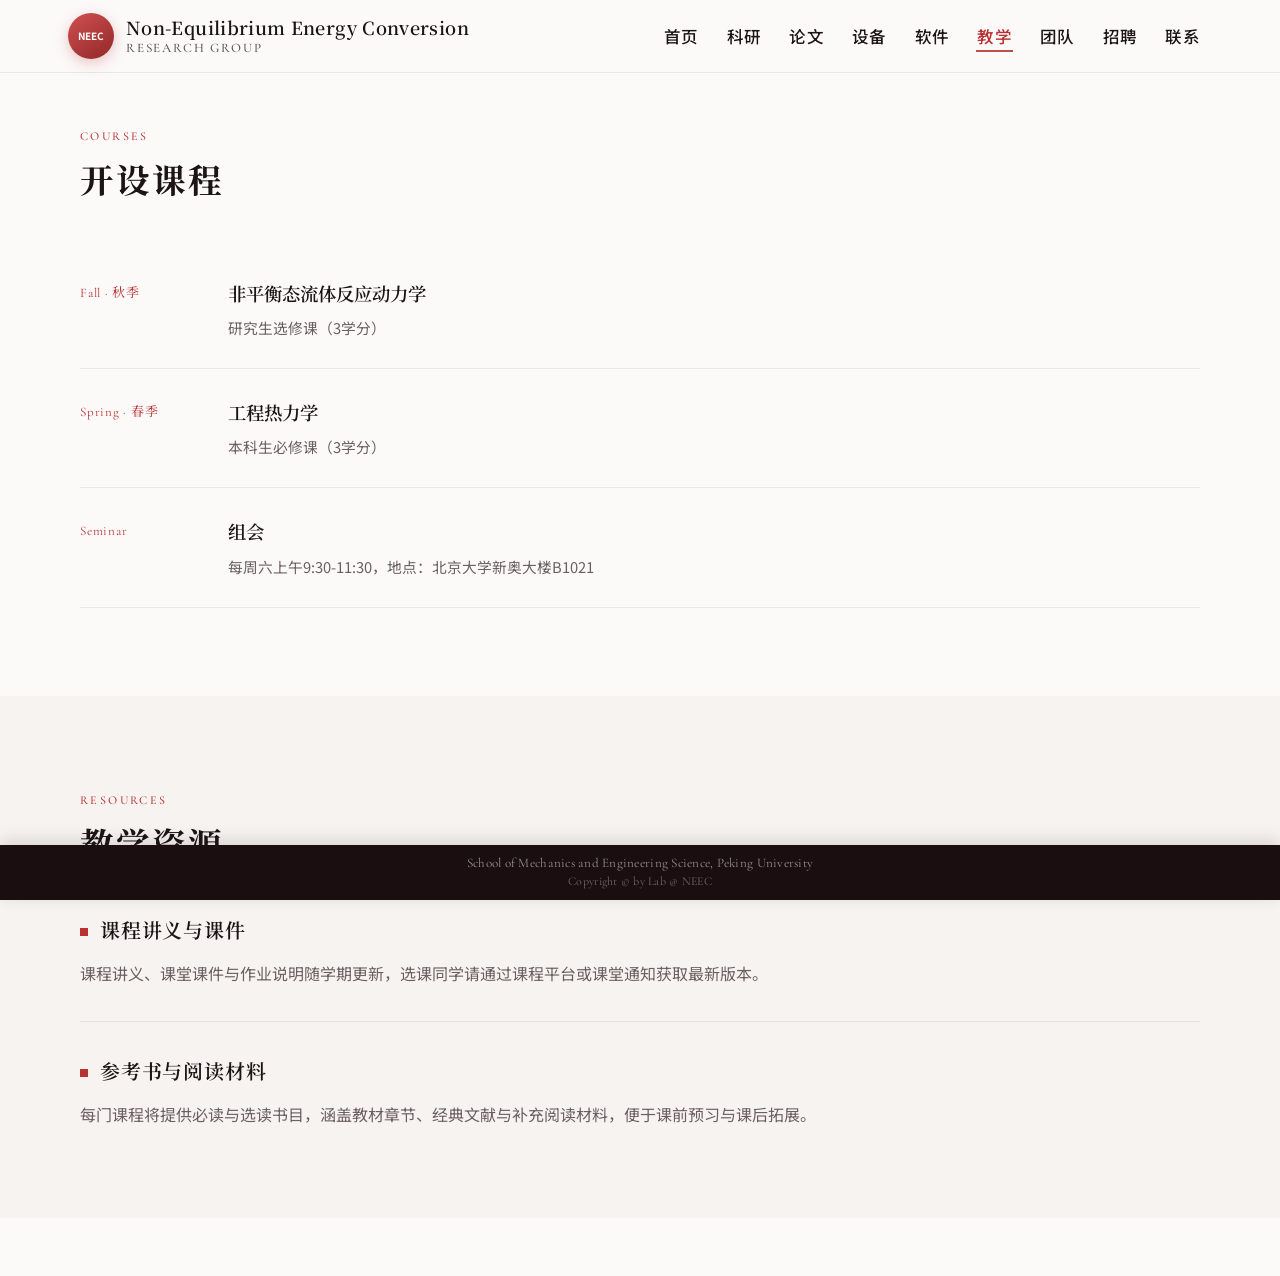
<file: teaching.html>
<!DOCTYPE html>
<html lang="zh-CN">
  <head>
    <meta charset="UTF-8" />
    <meta name="viewport" content="width=device-width, initial-scale=1.0" />
    <title>教学 · Teaching — NEEC</title>
    <link rel="preconnect" href="https://fonts.googleapis.com" />
    <link rel="preconnect" href="https://fonts.gstatic.com" crossorigin />
    <link
      href="https://fonts.googleapis.com/css2?family=Cormorant+Garamond:ital,wght@0,500;0,600;1,500&family=Noto+Sans+SC:wght@400;500;600&family=Noto+Serif+SC:wght@500;600;700&display=swap"
      rel="stylesheet"
    />
    <link rel="stylesheet" href="css/styles.css" />
  </head>
  <body>
    <header class="site-header">
      <div class="nav-inner">
        <a class="brand" href="index.html">
          <div class="brand-mark">NEEC</div>
          <div class="brand-name">Non-Equilibrium Energy Conversion
            <span>Research Group</span></div>
        </a>
        <button class="nav-toggle" aria-label="打开菜单" aria-expanded="false">
          <span></span><span></span><span></span>
        </button>
        <nav>
          <ul class="nav-list">
            <li><a class="nav-link" href="index.html">首页</a></li>
            <li><a class="nav-link" href="research.html">科研</a></li>
            <li><a class="nav-link" href="publications.html">论文</a></li>
            <li><a class="nav-link" href="facility.html">设备</a></li>
            <li><a class="nav-link" href="software.html">软件</a></li>
            <li><a class="nav-link is-active" href="teaching.html" aria-current="page">教学</a></li>
            <li><a class="nav-link" href="people.html">团队</a></li>
            <li><a class="nav-link" href="positions.html">招聘</a></li>
            <li><a class="nav-link" href="contact.html">联系</a></li>
          </ul>
        </nav>
      </div>
    </header>

    <main>

      <section class="section">
        <div class="container">
          <div class="section-head reveal">
            <p class="section-label">Courses</p>
            <h2 class="section-title">开设课程</h2>
            <!-- <p class="section-desc">以下为开设课程。</p> -->
          </div>
          <div class="course-list reveal">
            <div class="course-item">
              <div class="course-term">Fall · 秋季</div>
              <div>
                <h3>非平衡态流体反应动力学</h3>
                <p>研究生选修课（3学分）</p>
              </div>
            </div>
            <div class="course-item">
              <div class="course-term">Spring · 春季</div>
              <div>
                <h3>工程热力学</h3>
                <p>本科生必修课（3学分）</p>
              </div>
            </div>
            <div class="course-item">
              <div class="course-term">Seminar</div>
              <div>
                <h3>组会</h3>
                <p>每周六上午9:30-11:30，地点：北京大学新奥大楼B1021</p>
              </div>
            </div>
          </div>
        </div>
      </section>

      <section class="section section-alt">
        <div class="container">
          <div class="section-head reveal">
            <p class="section-label">Resources</p>
            <h2 class="section-title">教学资源</h2>
          </div>
          <div class="content-stack reveal">
            <div class="block">
              <h3 class="block-title">课程讲义与课件</h3>
              <p class="block-body">
                课程讲义、课堂课件与作业说明随学期更新，选课同学请通过课程平台或课堂通知获取最新版本。
              </p>
            </div>
            <div class="block">
              <h3 class="block-title">参考书与阅读材料</h3>
              <p class="block-body">
                每门课程将提供必读与选读书目，涵盖教材章节、经典文献与补充阅读材料，便于课前预习与课后拓展。
              </p>
            </div>
          </div>
        </div>
      </section>
    </main>

    <footer class="site-footer">
      <div class="footer-simple">
        <p>School of Mechanics and Engineering Science, Peking University</p>
        <p>Copyright © by Lab @ NEEC</p>
      </div>
    </footer>

    <script src="js/main.js"></script>
  </body>
</html>
</file>
<file: css/styles.css>
/* ========================================
   Research Group Website — PKU Red Theme
   ======================================== */

:root {
  --pku-red: #b93232;
  --pku-red-dark: #922828;
  --pku-red-mid: #d05050;
  --pku-red-soft: #e08a8a;
  --pku-red-wash: rgba(185, 50, 50, 0.06);
  --pku-red-line: rgba(185, 50, 50, 0.18);

  --ink: #1c1416;
  --ink-soft: #3d3235;
  --muted: #6b5f63;
  --muted-light: #9a8e92;

  --paper: #fbfaf9;
  --paper-warm: #f7f3f1;
  --white: #ffffff;
  --border: rgba(28, 20, 22, 0.08);

  --font-display: "Noto Serif SC", "Songti SC", "SimSun", serif;
  --font-body: "Noto Sans SC", "PingFang SC", "Microsoft YaHei", sans-serif;
  --font-en: "Cormorant Garamond", "Noto Serif SC", serif;

  --nav-h: 72px;
  --footer-h: 58px;
  --max: 1120px;
  --ease: cubic-bezier(0.22, 1, 0.36, 1);
  --shadow-soft: 0 12px 40px rgba(185, 50, 50, 0.1);
}

*,
*::before,
*::after {
  box-sizing: border-box;
  margin: 0;
  padding: 0;
}

html {
  scroll-behavior: smooth;
  -webkit-text-size-adjust: 100%;
  text-size-adjust: 100%;
}

body {
  font-family: var(--font-body);
  font-size: 16px;
  line-height: 1.7;
  color: var(--ink);
  background: var(--paper);
  -webkit-font-smoothing: antialiased;
  overflow-x: clip;
  padding-bottom: var(--footer-h);
  min-width: 0;
}

img {
  max-width: 100%;
  height: auto;
  display: block;
}

/* Prevent long words / citations from forcing horizontal scroll */
p,
li,
dd,
figcaption,
.pub-citation,
.research-refs li,
.block-body,
.section-desc {
  overflow-wrap: anywhere;
  word-break: break-word;
}

a {
  color: inherit;
  text-decoration: none;
}

ul,
ol {
  list-style: none;
}

/* ---------- Nav ---------- */

.site-header {
  position: fixed;
  top: 0;
  left: 0;
  right: 0;
  z-index: 100;
  height: var(--nav-h);
  transition: background 0.35s var(--ease), box-shadow 0.35s var(--ease),
    backdrop-filter 0.35s var(--ease);
}

.site-header.is-scrolled,
.site-header.is-solid {
  background: rgba(251, 250, 249, 0.92);
  backdrop-filter: blur(16px);
  box-shadow: 0 1px 0 var(--border);
}

.site-header.is-scrolled .brand-name,
.site-header.is-scrolled .nav-link,
.site-header.is-solid .brand-name,
.site-header.is-solid .nav-link {
  color: var(--ink);
}

.site-header.is-scrolled .nav-link:hover,
.site-header.is-scrolled .nav-link.is-active,
.site-header.is-solid .nav-link:hover,
.site-header.is-solid .nav-link.is-active {
  color: var(--pku-red);
}

.site-header.is-scrolled .nav-toggle span,
.site-header.is-solid .nav-toggle span {
  background: var(--ink);
}

.nav-inner {
  max-width: calc(var(--max) + 80px);
  margin: 0 auto;
  padding: 0 28px;
  height: 100%;
  display: flex;
  align-items: center;
  justify-content: space-between;
  gap: 24px;
}

.brand {
  display: flex;
  align-items: center;
  gap: 12px;
  flex-shrink: 1;
  min-width: 0;
  z-index: 2;
}

.brand-mark {
  width: 46px;
  height: 46px;
  border-radius: 50%;
  background: linear-gradient(145deg, var(--pku-red-mid), var(--pku-red-dark));
  display: grid;
  place-items: center;
  color: var(--white);
  font-family: var(--font-body);
  font-weight: 700;
  font-size: 10px;
  letter-spacing: 0.01em;
  line-height: 1;
  box-shadow: 0 4px 14px rgba(185, 50, 50, 0.28);
  flex-shrink: 0;
}

.brand-name {
  font-family: var(--font-display);
  font-size: clamp(14px, 2.4vw, 18px);
  font-weight: 600;
  letter-spacing: 0.02em;
  color: var(--white);
  transition: color 0.3s;
  line-height: 1.25;
  min-width: 0;
}

.brand-name span {
  display: block;
  font-family: var(--font-en);
  font-size: 13px;
  font-weight: 500;
  letter-spacing: 0.14em;
  text-transform: uppercase;
  opacity: 0.72;
  margin-top: 1px;
}

.nav-list {
  display: flex;
  align-items: center;
  gap: 4px;
}

.nav-link {
  position: relative;
  padding: 8px 12px;
  font-size: 16.5px;
  font-weight: 500;
  letter-spacing: 0.02em;
  color: rgba(255, 255, 255, 0.88);
  transition: color 0.25s;
  white-space: nowrap;
}

.nav-link::after {
  content: "";
  position: absolute;
  left: 11px;
  right: 11px;
  bottom: 4px;
  height: 1.5px;
  background: currentColor;
  transform: scaleX(0);
  transform-origin: left;
  transition: transform 0.3s var(--ease);
  opacity: 0.85;
}

.nav-link:hover,
.nav-link.is-active {
  color: #fff;
}

.nav-link:hover::after,
.nav-link.is-active::after {
  transform: scaleX(1);
}

.nav-toggle {
  display: none;
  width: 44px;
  height: 44px;
  border: none;
  background: transparent;
  cursor: pointer;
  flex-direction: column;
  align-items: center;
  justify-content: center;
  gap: 6px;
  position: relative;
  z-index: 120;
  flex-shrink: 0;
  -webkit-tap-highlight-color: transparent;
}

.nav-toggle span {
  display: block;
  width: 22px;
  height: 1.5px;
  background: var(--white);
  transition: transform 0.3s, opacity 0.3s, background 0.3s;
}

.nav-toggle.is-open span:nth-child(1) {
  transform: translateY(7.5px) rotate(45deg);
}

.nav-toggle.is-open span:nth-child(2) {
  opacity: 0;
}

.nav-toggle.is-open span:nth-child(3) {
  transform: translateY(-7.5px) rotate(-45deg);
}

/* ---------- Hero ---------- */

.hero {
  position: relative;
  min-height: min(78vh, 820px);
  display: flex;
  align-items: flex-end;
  color: var(--ink);
  overflow: hidden;
  background: #fff;
  padding-top: var(--nav-h);
}

.hero-bg {
  position: absolute;
  inset: 0;
  background-color: #fff;
  background-image: url("../photos/home.jpg");
  background-position: center 28%;
  background-repeat: no-repeat;
  background-size: min(780px, 68%) auto;
  z-index: 0;
}

.hero-content {
  position: relative;
  z-index: 1;
  width: 100%;
  max-width: calc(var(--max) + 80px);
  margin: 0 auto;
  padding: 28px 28px 40px;
  background: linear-gradient(
    to top,
    rgba(255, 255, 255, 0.96) 0%,
    rgba(255, 255, 255, 0.88) 55%,
    rgba(255, 255, 255, 0) 100%
  );
}

.hero-brand {
  font-family: var(--font-display);
  font-size: clamp(1.8rem, 4vw, 2.6rem);
  font-weight: 700;
  letter-spacing: 0.06em;
  line-height: 1.2;
  margin-bottom: 10px;
  color: var(--ink);
}

.hero-brand em {
  font-style: normal;
  color: var(--pku-red);
  font-weight: 500;
}

.hero-tagline {
  font-size: clamp(0.95rem, 1.5vw, 1.05rem);
  font-weight: 400;
  letter-spacing: 0.04em;
  color: var(--muted);
  max-width: 36em;
  margin-bottom: 24px;
  line-height: 1.75;
}

.hero-actions {
  display: flex;
  flex-wrap: wrap;
  gap: 12px;
}

.hero .btn-primary {
  background: var(--pku-red);
  color: var(--white);
}

.hero .btn-primary:hover {
  background: var(--pku-red-dark);
}

.hero .btn-ghost {
  color: var(--pku-red);
  border: 1px solid var(--pku-red-line);
}

.hero .btn-ghost:hover {
  border-color: var(--pku-red);
  background: var(--pku-red-wash);
}

/* Desktop only: current page red + underline (mobile menu styles unchanged) */
@media (min-width: 961px) {
  .page-home .site-header.is-solid .brand-name,
  .page-home .site-header.is-scrolled .brand-name,
  .page-home .site-header.is-solid .nav-link:not(.is-active),
  .page-home .site-header.is-scrolled .nav-link:not(.is-active),
  .site-header.is-solid .nav-link:not(.is-active),
  .site-header.is-scrolled .nav-link:not(.is-active) {
    color: var(--ink);
  }

  .page-home .site-header.is-solid .nav-toggle span,
  .page-home .site-header.is-scrolled .nav-toggle span {
    background: var(--ink);
  }

  .site-header .nav-link.is-active,
  .site-header .nav-link.is-active:hover,
  .site-header.is-solid .nav-link.is-active,
  .site-header.is-scrolled .nav-link.is-active,
  .page-home .site-header.is-solid .nav-link.is-active,
  .page-home .site-header.is-scrolled .nav-link.is-active,
  .page-home .site-header.is-solid .nav-link:hover,
  .page-home .site-header.is-scrolled .nav-link:hover {
    color: var(--pku-red);
  }

  .site-header .nav-link.is-active::after {
    transform: scaleX(1);
    background: var(--pku-red);
  }
}

.btn {
  display: inline-flex;
  align-items: center;
  justify-content: center;
  gap: 8px;
  padding: 12px 24px;
  font-family: var(--font-body);
  font-size: 14px;
  font-weight: 500;
  letter-spacing: 0.04em;
  border: none;
  cursor: pointer;
  transition: background 0.2s, color 0.2s, border-color 0.2s;
}

.btn-primary {
  background: var(--white);
  color: var(--pku-red);
}

.btn-primary:hover {
  background: #f8eaea;
}

.btn-ghost {
  background: transparent;
  color: var(--white);
  border: 1px solid rgba(255, 255, 255, 0.4);
}

.btn-ghost:hover {
  border-color: rgba(255, 255, 255, 0.75);
  background: rgba(255, 255, 255, 0.06);
}

.btn-red {
  background: var(--pku-red);
  color: var(--white);
}

.btn-red:hover {
  background: var(--pku-red-dark);
}

.btn-outline {
  background: transparent;
  color: var(--pku-red);
  border: 1px solid var(--pku-red-line);
}

.btn-outline:hover {
  border-color: var(--pku-red);
  background: var(--pku-red-wash);
}

/* ---------- Layout ---------- */

body:not(.page-home) main > .section:first-child {
  padding-top: calc(var(--nav-h) + 48px);
}

.section {
  padding: 88px 28px;
}

.section-alt {
  background: var(--paper-warm);
}

.section-compact {
  padding: 36px 28px;
}

.container {
  max-width: var(--max);
  margin: 0 auto;
}

.section-head {
  margin-bottom: 48px;
  max-width: 40em;
}

.section-head:has(+ .section-note) {
  margin-bottom: 10px;
}

.section-label {
  display: inline-block;
  font-family: var(--font-en);
  font-size: 12px;
  font-weight: 500;
  letter-spacing: 0.2em;
  text-transform: uppercase;
  color: var(--pku-red);
  margin-bottom: 10px;
}

.section-title {
  font-family: var(--font-display);
  font-size: clamp(1.6rem, 3vw, 2.1rem);
  font-weight: 700;
  letter-spacing: 0.06em;
  color: var(--ink);
  margin-bottom: 14px;
  line-height: 1.35;
}

.section-desc {
  color: var(--muted);
  font-size: 1rem;
  line-height: 1.8;
}

.section-note {
  margin-top: 0;
  margin-bottom: 28px;
  padding: 12px 16px;
  width: 100%;
  box-sizing: border-box;
  font-size: 0.92rem;
  line-height: 1.75;
  color: var(--muted-light);
  background: var(--pku-red-wash);
  border-left: 3px solid var(--pku-red);
}

.divider {
  width: 48px;
  height: 2px;
  background: var(--pku-red);
  margin: 20px 0 0;
}

/* ---------- Mentor bar (home) ---------- */

.mentor-bar {
  display: block;
  background: linear-gradient(
    105deg,
    var(--pku-red-dark) 0%,
    #a02c2c 45%,
    var(--pku-red) 100%
  );
  color: var(--white);
  text-decoration: none;
  transition: filter 0.3s var(--ease), background 0.3s var(--ease);
}

.mentor-bar:hover {
  filter: brightness(1.06);
  background: linear-gradient(
    105deg,
    #7a2020 0%,
    var(--pku-red-dark) 45%,
    var(--pku-red-mid) 100%
  );
}

.mentor-bar-inner {
  display: flex;
  align-items: center;
  gap: 28px;
  padding-top: 32px;
  padding-bottom: 32px;
}

.mentor-bar-portrait {
  flex-shrink: 0;
  width: 76px;
  height: 76px;
  border-radius: 50%;
  overflow: hidden;
  border: 2px solid rgba(255, 255, 255, 0.45);
}

.mentor-bar-portrait img {
  width: 100%;
  height: 100%;
  object-fit: cover;
}

.mentor-bar-text {
  flex: 1;
  min-width: 0;
  display: flex;
  flex-direction: column;
  gap: 6px;
}

.mentor-bar-label {
  font-family: var(--font-en);
  font-size: 13px;
  letter-spacing: 0.18em;
  text-transform: uppercase;
  color: rgba(255, 255, 255, 0.78);
}

.mentor-bar-text strong {
  font-family: var(--font-display);
  font-size: 1.55rem;
  font-weight: 700;
  letter-spacing: 0.1em;
  color: var(--white);
}

.mentor-bar-meta {
  font-size: 1rem;
  color: rgba(255, 255, 255, 0.82);
  white-space: nowrap;
  overflow: hidden;
  text-overflow: ellipsis;
}

.mentor-bar-cta {
  flex-shrink: 0;
  font-size: 1.02rem;
  font-weight: 500;
  letter-spacing: 0.08em;
  color: var(--white);
  padding: 14px 22px;
  border: 1px solid rgba(255, 255, 255, 0.45);
  transition: background 0.25s, border-color 0.25s;
}

.mentor-bar:hover .mentor-bar-cta {
  background: rgba(255, 255, 255, 0.14);
  border-color: rgba(255, 255, 255, 0.85);
}

.mentor-bar-cta::after {
  content: " →";
}

/* ---------- Home intro ---------- */

.intro-grid {
  display: grid;
  grid-template-columns: 1.1fr 0.9fr;
  gap: 64px;
  align-items: center;
}

.intro-text p {
  color: var(--muted);
  margin-bottom: 1.2em;
  font-size: 1.02rem;
}

.intro-text p:last-child {
  margin-bottom: 0;
}

.intro-aside {
  position: relative;
  padding: 32px 28px;
  background: var(--pku-red);
  color: var(--white);
  display: flex;
  flex-direction: column;
  justify-content: center;
}

.intro-aside-label {
  font-family: var(--font-en);
  font-size: 11px;
  letter-spacing: 0.2em;
  text-transform: uppercase;
  opacity: 0.65;
  margin-bottom: 10px;
}

.intro-aside-text {
  font-family: var(--font-display);
  font-size: 1.35rem;
  letter-spacing: 0.04em;
  line-height: 1.55;
  padding-left: 1em;
  text-indent: -1em;
}

/* ---------- Focus areas (home) ---------- */

.section:has(> .focus-panel) {
  padding-bottom: 0;
}

.focus-panel {
  background: var(--paper-warm);
  margin-left: -28px;
  margin-right: -28px;
  margin-top: 8px;
  padding: 32px 28px 88px;
}

.focus-list {
  display: grid;
  gap: 0;
  border-top: 1px solid var(--border);
}

.focus-item {
  display: grid;
  grid-template-columns: 72px 1fr;
  gap: 24px;
  align-items: baseline;
  padding: 24px 0;
  border-bottom: 1px solid var(--border);
}

.focus-item:hover .focus-body h3 {
  color: var(--pku-red);
}

.focus-num {
  font-family: var(--font-en);
  font-size: 14px;
  color: var(--pku-red);
  letter-spacing: 0.08em;
}

.focus-body h3 {
  font-family: var(--font-display);
  font-size: 1.15rem;
  font-weight: 600;
  letter-spacing: 0.04em;
  margin-bottom: 6px;
  transition: color 0.2s;
}

.focus-body p {
  color: var(--muted);
  font-size: 0.95rem;
  max-width: 42em;
}

/* ---------- Placeholder blocks ---------- */

.placeholder {
  border: 1px dashed var(--pku-red-line);
  background: var(--pku-red-wash);
  padding: 48px 32px;
  text-align: center;
  color: var(--muted);
}

.placeholder-icon {
  width: 40px;
  height: 40px;
  margin: 0 auto 16px;
  border: 1.5px solid var(--pku-red-soft);
  border-radius: 50%;
  display: grid;
  place-items: center;
  color: var(--pku-red);
  font-size: 18px;
}

.placeholder strong {
  display: block;
  font-family: var(--font-display);
  font-size: 1.05rem;
  color: var(--ink-soft);
  font-weight: 600;
  margin-bottom: 6px;
  letter-spacing: 0.04em;
}

.placeholder p {
  font-size: 0.9rem;
  color: var(--muted-light);
}

/* ---------- Content blocks ---------- */

.content-stack {
  display: flex;
  flex-direction: column;
  gap: 32px;
}

.block {
  padding-bottom: 32px;
  border-bottom: 1px solid var(--border);
}

.block:last-child {
  border-bottom: none;
  padding-bottom: 0;
}

.block-title {
  font-family: var(--font-display);
  font-size: 1.25rem;
  font-weight: 600;
  letter-spacing: 0.04em;
  margin-bottom: 12px;
  color: var(--ink);
}

.block-title::before {
  content: "";
  display: inline-block;
  width: 8px;
  height: 8px;
  background: var(--pku-red);
  margin-right: 12px;
  vertical-align: middle;
  transform: translateY(-1px);
}

.block p,
.block-body {
  color: var(--muted);
  line-height: 1.85;
}

.block-body a {
  color: var(--pku-red);
  text-decoration: underline;
  text-underline-offset: 3px;
}

.block-body a:hover {
  color: var(--pku-red-dark);
}

.project-list {
  display: flex;
  flex-direction: column;
  gap: 16px;
  margin-top: 4px;
}

.project-list li {
  display: flex;
  flex-direction: column;
  gap: 4px;
  padding-bottom: 14px;
  border-bottom: 1px solid var(--border);
}

.project-list li:last-child {
  padding-bottom: 0;
  border-bottom: none;
}

.project-list strong {
  font-family: var(--font-display);
  font-size: 1.02rem;
  font-weight: 600;
  letter-spacing: 0.02em;
  color: var(--ink);
  line-height: 1.45;
}

.project-list span {
  color: var(--muted);
  font-size: 0.9rem;
  line-height: 1.65;
}

/* Research directions */
.dir-grid {
  display: grid;
  grid-template-columns: repeat(2, 1fr);
  gap: 1px;
  background: var(--border);
  border: 1px solid var(--border);
}

.dir-cell {
  display: block;
  background: var(--paper);
  padding: 36px 32px;
  transition: background 0.3s, color 0.2s;
  text-decoration: none;
  color: inherit;
}

a.dir-cell:hover {
  background: var(--paper-warm);
}

a.dir-cell:hover h3 {
  color: var(--pku-red);
}

.dir-cell h3 {
  font-family: var(--font-display);
  font-size: 1.15rem;
  font-weight: 600;
  letter-spacing: 0.04em;
  margin-bottom: 10px;
  color: var(--ink);
  transition: color 0.2s;
}

.dir-cell p {
  color: var(--muted);
  font-size: 0.95rem;
}

.dir-index {
  font-family: var(--font-en);
  font-size: 12px;
  letter-spacing: 0.16em;
  color: var(--pku-red);
  margin-bottom: 14px;
}

.research-detail {
  padding: 56px 0;
  border-bottom: 1px solid var(--border);
  scroll-margin-top: calc(var(--nav-h) + 24px);
}

.research-detail:first-child {
  padding-top: 0;
}

.research-detail:last-child {
  border-bottom: none;
  padding-bottom: 0;
}

.research-detail .section-title {
  margin-bottom: 20px;
}

.research-detail-body {
  max-width: 46em;
  margin-bottom: 28px;
}

.research-detail-body p {
  color: var(--muted);
  font-size: 1rem;
  line-height: 1.85;
  margin-bottom: 1em;
}

.research-detail-body p:last-child {
  margin-bottom: 0;
}

.research-figure {
  margin: 0 0 28px;
  text-align: center;
}

.research-figure img {
  width: 100%;
  max-width: 860px;
  height: auto;
  aspect-ratio: auto;
  object-fit: contain;
  display: block;
  margin: 0 auto;
  border: 1px solid var(--border);
  background: var(--white);
}

.research-figure-md img {
  max-width: 620px;
}

.research-figure-sm img {
  max-width: 480px;
}

.research-figure figcaption {
  margin-top: 10px;
  font-size: 0.88rem;
  color: var(--muted-light);
  letter-spacing: 0.02em;
}

.research-ref-title {
  font-family: var(--font-display);
  font-size: 1.05rem;
  font-weight: 600;
  letter-spacing: 0.04em;
  color: var(--ink);
  margin: 8px 0 14px;
}

.research-refs {
  display: flex;
  flex-direction: column;
  gap: 10px;
  padding-left: 1.15em;
  list-style: disc;
  max-width: 52em;
}

.research-refs li {
  color: var(--muted);
  font-size: 0.9rem;
  line-height: 1.7;
  padding-left: 0.15em;
}

.research-refs li::marker {
  color: var(--pku-red-soft);
}

.research-refs em {
  font-style: italic;
  color: var(--ink-soft);
}

/* Publications / page anchor nav */
body:not(.page-home) main > .section.section-pubs:first-child {
  padding-top: calc(var(--nav-h) + 20px);
}

main.has-anchor-nav {
  padding-top: var(--nav-h);
}

main.has-anchor-nav > .section:first-of-type {
  padding-top: 36px;
}

body:not(.page-home) main.has-anchor-nav > .section:first-of-type {
  padding-top: 36px;
}

.pub-filters-sticky {
  position: sticky;
  top: var(--nav-h);
  z-index: 50;
  background: rgba(251, 250, 249, 0.96);
  backdrop-filter: blur(14px);
  border-bottom: 1px solid var(--border);
  margin: 0 -28px 36px;
  padding: 14px 28px;
}

main.has-anchor-nav > .pub-filters-sticky {
  margin: 0;
  padding: 14px 28px;
}

.pub-filters {
  display: flex;
  flex-wrap: wrap;
  gap: 8px;
}

.filter-btn {
  padding: 8px 18px;
  font-family: var(--font-body);
  font-size: 13px;
  font-weight: 500;
  letter-spacing: 0.04em;
  border: 1px solid var(--border);
  background: transparent;
  color: var(--muted);
  cursor: pointer;
  transition: all 0.25s;
}

.filter-btn:hover,
.filter-btn.is-active {
  border-color: var(--pku-red);
  color: var(--pku-red);
  background: var(--pku-red-wash);
}

.pub-list {
  display: flex;
  flex-direction: column;
  gap: 40px;
}

.pub-year-group,
#pub-top,
.facility-anchor,
#facility-top {
  scroll-margin-top: calc(var(--nav-h) + 88px);
}

.pub-year-title {
  font-family: var(--font-display);
  font-size: 1.35rem;
  font-weight: 700;
  letter-spacing: 0.06em;
  color: var(--ink);
  margin-bottom: 8px;
  padding-bottom: 12px;
  border-bottom: 2px solid var(--pku-red);
  display: inline-block;
}

.pub-item {
  display: block;
  padding: 18px 0;
  border-bottom: 1px solid var(--border);
}

.pub-year-group .pub-item:last-child {
  border-bottom: none;
}

.pub-citation {
  font-size: 0.95rem;
  line-height: 1.75;
  color: var(--ink-soft);
}

.pub-citation em {
  font-style: italic;
  color: var(--ink);
  text-decoration: underline;
  text-underline-offset: 3px;
}

.pub-citation strong {
  font-weight: 700;
  color: var(--ink);
}

.pub-num {
  display: inline-block;
  min-width: 2.4em;
  font-family: var(--font-en);
  font-weight: 600;
  color: var(--pku-red);
  margin-right: 6px;
}

.pub-pdf {
  display: inline-block;
  margin-left: 10px;
  font-size: 0.82rem;
  font-weight: 600;
  letter-spacing: 0.06em;
  color: var(--pku-red);
  text-decoration: underline;
  text-underline-offset: 3px;
  white-space: nowrap;
}

.pub-pdf:hover {
  color: var(--pku-red-dark);
}

.pub-empty {
  padding: 40px 0;
  color: var(--muted-light);
  font-size: 0.95rem;
  text-align: center;
  border: 1px dashed var(--pku-red-line);
  background: var(--pku-red-wash);
}

/* Facility / Software grids */
.facility-grid,
.software-grid {
  display: grid;
  grid-template-columns: repeat(3, 1fr);
  gap: 28px;
}

.software-grid {
  grid-template-columns: repeat(2, 1fr);
}

.facility-item,
.software-item {
  padding-top: 20px;
  border-top: 2px solid var(--pku-red);
}

.facility-item h3,
.software-item h3 {
  font-family: var(--font-display);
  font-size: 1.1rem;
  font-weight: 600;
  letter-spacing: 0.03em;
  margin: 12px 0 8px;
}

.facility-item p,
.software-item p {
  color: var(--muted);
  font-size: 0.92rem;
}

.facility-stack {
  display: flex;
  flex-direction: column;
  gap: 0;
}

.facility-entry {
  padding: 36px 0;
  border-bottom: 1px solid var(--border);
}

.facility-entry:first-child {
  padding-top: 0;
}

.facility-entry:last-child {
  border-bottom: none;
  padding-bottom: 0;
}

.facility-entry .item-tag {
  display: inline-block;
  margin-bottom: 10px;
}

.facility-entry h3 {
  font-family: var(--font-display);
  font-size: clamp(1.15rem, 2vw, 1.35rem);
  font-weight: 600;
  letter-spacing: 0.03em;
  line-height: 1.4;
  color: var(--ink);
  margin-bottom: 8px;
}

.facility-entry > p {
  color: var(--muted);
  font-size: 0.95rem;
  line-height: 1.75;
  max-width: 42em;
  margin-bottom: 20px;
}

.facility-figure {
  margin: 0;
  padding: 0;
  border: none;
  background: transparent;
  text-align: center;
}

.facility-figure img {
  width: 100%;
  max-width: 880px;
  height: auto;
  aspect-ratio: auto;
  object-fit: contain;
  display: block;
  margin-left: auto;
  margin-right: auto;
  border: 1px solid var(--border);
  background: var(--white);
}

.facility-figure-md img {
  max-width: 620px;
}

.facility-figure-sm img {
  max-width: 480px;
}

.facility-gallery {
  display: grid;
  grid-template-columns: repeat(2, 1fr);
  gap: 28px;
}

.facility-gallery-item {
  margin: 0;
  background: var(--white);
  border: 1px solid var(--border);
  padding: 14px;
}

.facility-gallery-item img {
  width: 100%;
  height: auto;
  aspect-ratio: auto;
  object-fit: contain;
  display: block;
  margin-bottom: 12px;
}

.facility-gallery-item figcaption {
  font-family: var(--font-en);
  font-size: 0.9rem;
  color: var(--muted);
  letter-spacing: 0.02em;
  line-height: 1.45;
}

.software-list {
  display: flex;
  flex-direction: column;
  gap: 14px;
  margin-top: 6px;
}

.software-list li {
  display: flex;
  flex-direction: column;
  gap: 2px;
  padding-bottom: 12px;
  border-bottom: 1px solid var(--border);
}

.software-list li:last-child {
  padding-bottom: 0;
  border-bottom: none;
}

.software-list a {
  color: var(--pku-red);
  font-weight: 600;
  font-size: 0.98rem;
  text-decoration: underline;
  text-underline-offset: 3px;
}

.software-list a:hover {
  color: var(--pku-red-dark);
}

.software-list span {
  color: var(--muted);
  font-size: 0.88rem;
  line-height: 1.55;
}

.item-tag {
  font-size: 11px;
  letter-spacing: 0.12em;
  text-transform: uppercase;
  color: var(--pku-red-soft);
  font-family: var(--font-en);
}

/* Teaching */
.course-list {
  display: flex;
  flex-direction: column;
  gap: 0;
}

.course-item {
  display: grid;
  grid-template-columns: 120px 1fr;
  gap: 28px;
  padding: 28px 0;
  border-bottom: 1px solid var(--border);
}

.course-term {
  font-family: var(--font-en);
  font-size: 13px;
  letter-spacing: 0.06em;
  color: var(--pku-red);
  padding-top: 4px;
}

.course-item h3 {
  font-family: var(--font-display);
  font-size: 1.15rem;
  font-weight: 600;
  margin-bottom: 6px;
}

.course-item p {
  color: var(--muted);
  font-size: 0.92rem;
}

/* People */
.people-lead {
  display: grid;
  grid-template-columns: 220px 1fr;
  gap: 48px;
  margin-bottom: 72px;
  padding-bottom: 56px;
  border-bottom: 1px solid var(--border);
}

.avatar {
  aspect-ratio: 3 / 4;
  background: linear-gradient(
    160deg,
    var(--paper-warm),
    var(--pku-red-wash)
  );
  border: 1px solid var(--border);
  display: grid;
  place-items: center;
  color: var(--muted-light);
  font-size: 13px;
  letter-spacing: 0.08em;
  overflow: hidden;
}

.avatar img {
  width: 100%;
  height: 100%;
  object-fit: cover;
  display: block;
}

.avatar-sm {
  aspect-ratio: 3 / 4;
  width: 88%;
  max-width: 200px;
}

.person-info h2 {
  font-family: var(--font-display);
  font-size: 1.6rem;
  font-weight: 700;
  letter-spacing: 0.06em;
  margin-bottom: 6px;
}

.person-info .person-role {
  display: inline-block;
  color: var(--pku-red-dark);
  font-size: 1.02rem;
  font-weight: 600;
  letter-spacing: 0.04em;
  line-height: 1.5;
  margin-bottom: 20px;
  padding: 8px 14px;
  background: var(--pku-red-wash);
  border-left: 3px solid var(--pku-red);
}

.person-info p {
  color: var(--muted);
  margin-bottom: 0.8em;
}

.person-subtitle {
  font-family: var(--font-display);
  font-size: 1.05rem;
  font-weight: 600;
  letter-spacing: 0.04em;
  margin: 1.4em 0 0.7em;
  color: var(--ink);
}

.person-honors {
  color: var(--muted);
  line-height: 1.75;
  padding-left: 1.15em;
  list-style: disc;
}

.person-honors li {
  margin-bottom: 0.55em;
  padding-left: 0.2em;
}

.person-honors li::marker {
  color: var(--pku-red-soft);
}

.person-timeline {
  display: flex;
  flex-direction: column;
  gap: 10px;
  margin-bottom: 0.4em;
}

.person-timeline li {
  display: grid;
  grid-template-columns: 168px 1fr;
  gap: 16px;
  color: var(--muted);
  line-height: 1.7;
}

.timeline-term {
  font-family: var(--font-en);
  font-size: 1.22rem;
  font-weight: 600;
  letter-spacing: 0.03em;
  color: var(--pku-red);
  padding-top: 0;
  white-space: nowrap;
}

.timeline-body {
  min-width: 0;
}

.people-group-title {
  font-family: var(--font-display);
  font-size: 1.3rem;
  font-weight: 600;
  letter-spacing: 0.05em;
  margin-bottom: 28px;
  padding-bottom: 12px;
  border-bottom: 2px solid var(--pku-red);
  display: inline-block;
}

.people-grid {
  display: grid;
  grid-template-columns: repeat(4, 1fr);
  gap: 32px 24px;
  margin-bottom: 64px;
}

.people-card {
  text-align: left;
}

.people-card .avatar {
  margin-bottom: 14px;
}

.people-card h3 {
  font-family: var(--font-display);
  font-size: 1.05rem;
  font-weight: 600;
  letter-spacing: 0.03em;
  margin-bottom: 4px;
}

.people-card .role {
  font-size: 0.85rem;
  color: var(--muted);
}

/* Positions */
.job-list {
  display: flex;
  flex-direction: column;
  gap: 24px;
}

.job-item {
  padding: 32px;
  border-left: 3px solid var(--pku-red);
  background: var(--white);
  box-shadow: var(--shadow-soft);
}

.job-item h3 {
  font-family: var(--font-display);
  font-size: 1.25rem;
  font-weight: 600;
  letter-spacing: 0.04em;
  margin-bottom: 8px;
}

.job-meta {
  font-size: 0.88rem;
  color: var(--pku-red);
  margin-bottom: 14px;
  letter-spacing: 0.04em;
}

.job-item p {
  color: var(--muted);
  font-size: 0.95rem;
  margin-bottom: 20px;
}

/* Contact */
.contact-grid {
  display: grid;
  grid-template-columns: 1fr 1fr;
  gap: 64px;
}

.contact-info dt {
  font-family: var(--font-en);
  font-size: 11px;
  letter-spacing: 0.18em;
  text-transform: uppercase;
  color: var(--pku-red);
  margin-bottom: 6px;
  margin-top: 24px;
}

.contact-info dt:first-child {
  margin-top: 0;
}

.contact-info dd {
  color: var(--ink-soft);
  font-size: 1.02rem;
  line-height: 1.6;
}

.contact-form {
  display: flex;
  flex-direction: column;
  gap: 18px;
}

.contact-form .form-honey {
  position: absolute;
  left: -9999px;
  opacity: 0;
  height: 0;
  width: 0;
  overflow: hidden;
  pointer-events: none;
}

.contact-form .form-note {
  font-size: 0.88rem;
  margin-top: 4px;
  color: var(--muted);
}

.contact-form .form-note.is-success {
  color: var(--pku-red);
}

.contact-form .form-note.is-error {
  color: #a33;
}

.contact-form .btn:disabled {
  opacity: 0.65;
  cursor: not-allowed;
}

.form-row {
  display: flex;
  flex-direction: column;
  gap: 6px;
}

.form-row label {
  font-size: 13px;
  font-weight: 500;
  color: var(--ink-soft);
  letter-spacing: 0.04em;
}

.form-row input,
.form-row textarea {
  font-family: var(--font-body);
  font-size: 15px;
  padding: 12px 14px;
  border: 1px solid var(--border);
  background: var(--white);
  color: var(--ink);
  outline: none;
  transition: border-color 0.25s;
  resize: vertical;
}

.form-row input:focus,
.form-row textarea:focus {
  border-color: var(--pku-red-soft);
}

.form-row textarea {
  min-height: 140px;
}

.map-embed {
  margin-top: 64px;
  border: 1px solid var(--border);
  overflow: hidden;
  background: #fff;
}

.map-embed img {
  width: 100%;
  height: auto;
  aspect-ratio: auto;
  object-fit: contain;
  display: block;
}

/* ---------- CTA band ---------- */

.cta-band {
  position: relative;
  padding: 72px 28px;
  color: var(--white);
  overflow: hidden;
}

.cta-band-bg {
  position: absolute;
  inset: 0;
  background: linear-gradient(120deg, var(--pku-red-dark), var(--pku-red) 60%, var(--pku-red-mid));
}

.cta-inner {
  position: relative;
  z-index: 1;
  max-width: var(--max);
  margin: 0 auto;
  display: flex;
  align-items: center;
  justify-content: space-between;
  gap: 32px;
  flex-wrap: wrap;
}

.cta-inner h2 {
  font-family: var(--font-display);
  font-size: clamp(1.4rem, 3vw, 1.85rem);
  font-weight: 700;
  letter-spacing: 0.06em;
  margin-bottom: 8px;
}

.cta-inner p {
  color: rgba(255, 255, 255, 0.75);
  font-size: 0.98rem;
}

/* ---------- Footer ---------- */

.site-footer {
  position: fixed;
  left: 0;
  right: 0;
  bottom: 0;
  z-index: 60;
  background: #1a0e11;
  color: rgba(255, 255, 255, 0.55);
  padding: 10px 28px;
  box-shadow: 0 -4px 16px rgba(26, 14, 17, 0.14);
}

.footer-simple {
  max-width: var(--max);
  margin: 0 auto;
  text-align: center;
  font-family: var(--font-en);
  font-size: 0.82rem;
  line-height: 1.3;
  letter-spacing: 0.02em;
}

.footer-simple p + p {
  margin-top: 2px;
  font-size: 0.75rem;
  color: rgba(255, 255, 255, 0.38);
}

/* ---------- Reveal on scroll ---------- */

.reveal {
  opacity: 0;
  transform: translateY(24px);
  transition: opacity 0.7s var(--ease), transform 0.7s var(--ease);
}

.reveal.is-visible {
  opacity: 1;
  transform: translateY(0);
}

/* ---------- Responsive ---------- */

@media (max-width: 1100px) {
  .nav-link {
    padding: 8px 8px;
    font-size: 15px;
  }

  .nav-inner {
    gap: 12px;
  }
}

@media (max-width: 960px) {
  .nav-toggle {
    display: flex;
  }

  .site-header nav {
    position: static;
  }

  .nav-list {
    position: fixed;
    top: var(--nav-h);
    right: 0;
    left: auto;
    bottom: auto;
    z-index: 110;
    display: flex;
    flex-direction: column;
    justify-content: flex-start;
    align-items: stretch;
    gap: 0;
    width: min(168px, 42vw);
    max-width: 168px;
    max-height: calc(100vh - var(--nav-h) - 12px);
    margin: 0;
    padding: 6px 0;
    background: rgba(28, 8, 12, 0.97);
    box-shadow: -8px 12px 28px rgba(0, 0, 0, 0.28);
    border-left: 1px solid rgba(255, 255, 255, 0.1);
    border-bottom: 1px solid rgba(255, 255, 255, 0.1);
    opacity: 0;
    visibility: hidden;
    pointer-events: none;
    transform: translateX(12px);
    transition: opacity 0.25s var(--ease), visibility 0.25s, transform 0.25s var(--ease);
    overflow: visible;
  }

  .nav-list.is-open {
    opacity: 1;
    visibility: visible;
    pointer-events: auto;
    transform: translateX(0);
  }

  /* Keep header bar readable when menu is open */
  .site-header:has(.nav-list.is-open) {
    background: rgba(28, 8, 12, 0.96);
    box-shadow: 0 1px 0 rgba(255, 255, 255, 0.08);
  }

  .site-header:has(.nav-list.is-open) .brand-name,
  .page-home .site-header:has(.nav-list.is-open) .brand-name {
    color: rgba(255, 255, 255, 0.92);
  }

  .site-header:has(.nav-list.is-open) .nav-toggle span,
  .page-home .site-header:has(.nav-list.is-open) .nav-toggle span {
    background: #fff;
  }

  .nav-list > li {
    width: 100%;
    border-bottom: 1px solid rgba(255, 255, 255, 0.08);
  }

  .nav-list > li:last-child {
    border-bottom: none;
  }

  .nav-link {
    display: block;
    width: 100%;
    box-sizing: border-box;
    font-size: 0.95rem;
    font-weight: 500;
    letter-spacing: 0.04em;
    padding: 11px 16px;
    color: rgba(255, 255, 255, 0.9);
    text-align: left;
    white-space: nowrap;
  }

  .nav-link::after {
    display: none;
  }

  .nav-link:hover,
  .nav-link.is-active {
    color: #fff;
    background: rgba(185, 50, 50, 0.28);
  }

  .nav-link.is-active {
    color: #f0c4c4;
    border-left: 3px solid var(--pku-red-mid);
    padding-left: 13px;
  }

  .site-header.is-scrolled .nav-link,
  .site-header.is-solid .nav-link {
    color: rgba(255, 255, 255, 0.9);
  }

  .site-header.is-scrolled .nav-link.is-active,
  .site-header.is-solid .nav-link.is-active,
  .site-header.is-scrolled .nav-link:hover,
  .site-header.is-solid .nav-link:hover {
    color: #fff;
  }

  /* Homepage mobile menu: white links like other pages */
  .page-home .nav-list.is-open .nav-link {
    color: rgba(255, 255, 255, 0.9);
  }

  .page-home .nav-list.is-open .nav-link:hover,
  .page-home .nav-list.is-open .nav-link.is-active {
    color: #fff;
  }

  .page-home .nav-list.is-open .nav-link.is-active {
    color: #f0c4c4;
  }

  .intro-grid,
  .contact-grid,
  .people-lead {
    grid-template-columns: 1fr;
    gap: 36px;
  }

  .people-lead .avatar {
    max-width: 220px;
    width: 100%;
    margin: 0 auto;
  }

  .mentor-bar-inner {
    flex-wrap: wrap;
    gap: 14px 16px;
  }

  .mentor-bar-meta {
    white-space: normal;
  }

  .mentor-bar-cta {
    width: 100%;
    text-align: center;
  }

  .dir-grid {
    grid-template-columns: 1fr;
  }

  .dir-cell {
    padding: 28px 24px;
  }

  .facility-grid,
  .software-grid,
  .facility-gallery {
    grid-template-columns: 1fr 1fr;
  }

  .people-grid {
    grid-template-columns: repeat(2, 1fr);
  }

  .focus-item {
    grid-template-columns: 48px 1fr;
    gap: 16px;
  }

  .course-item {
    grid-template-columns: 1fr;
    gap: 8px;
  }

  .person-timeline li {
    grid-template-columns: 1fr;
    gap: 4px;
  }

  .timeline-term {
    white-space: normal;
  }

  .research-detail {
    padding: 44px 0;
  }

  .job-item {
    padding: 24px 20px;
  }

  .cta-inner {
    flex-direction: column;
    align-items: flex-start;
  }

  .hero-bg {
    background-size: min(640px, 78%) auto;
  }
}

@media (max-width: 600px) {
  :root {
    --footer-h: 72px;
    --nav-h: 64px;
  }

  .section {
    padding: 56px 16px;
  }

  .section-head {
    margin-bottom: 32px;
  }

  .pub-filters-sticky {
    margin-left: -16px;
    margin-right: -16px;
    padding: 12px 16px;
  }

  main.has-anchor-nav > .pub-filters-sticky {
    margin: 0;
    padding: 12px 16px;
  }

  .pub-filters {
    display: flex;
    flex-wrap: nowrap;
    gap: 6px;
    overflow-x: auto;
    -webkit-overflow-scrolling: touch;
    scrollbar-width: none;
    margin: 0 -16px;
    padding: 0 16px;
  }

  .pub-filters::-webkit-scrollbar {
    display: none;
  }

  .filter-btn {
    flex: 0 0 auto;
    padding: 7px 12px;
    font-size: 12px;
  }

  .pub-year-group,
  #pub-top,
  .facility-anchor,
  #facility-top {
    scroll-margin-top: calc(var(--nav-h) + 108px);
  }

  .focus-panel {
    margin-left: -16px;
    margin-right: -16px;
    padding: 24px 16px 56px;
  }

  .section-compact {
    padding: 24px 16px;
  }

  body:not(.page-home) main > .section:first-child {
    padding-top: calc(var(--nav-h) + 28px);
  }

  .hero {
    min-height: min(52vh, 520px);
    padding-top: var(--nav-h);
  }

  .hero-bg {
    background-size: min(100%, 92vw) auto;
    background-position: center 18%;
  }

  .hero-content {
    padding: 16px 16px 28px;
  }

  .hero-actions {
    width: 100%;
  }

  .hero-actions .btn {
    flex: 1 1 auto;
    min-width: 0;
  }

  .facility-grid,
  .software-grid,
  .facility-gallery,
  .people-grid {
    grid-template-columns: 1fr;
  }

  .facility-gallery {
    gap: 16px;
  }

  .facility-gallery-item {
    padding: 10px;
  }

  .facility-entry {
    padding: 28px 0;
  }

  .nav-inner {
    padding: 0 16px;
  }

  .nav-list {
    width: min(148px, 46vw);
    max-width: 148px;
  }

  .nav-link {
    padding: 10px 14px;
    font-size: 0.92rem;
  }

  .nav-link.is-active {
    padding-left: 11px;
  }

  .brand-mark {
    width: 40px;
    height: 40px;
    font-size: 9px;
  }

  .brand-name {
    font-size: 14px;
  }

  .brand-name span {
    display: none;
  }

  .dir-cell {
    padding: 24px 18px;
  }

  .research-detail {
    padding: 36px 0;
  }

  .research-figure,
  .facility-figure {
    margin-bottom: 20px;
  }

  .research-refs {
    padding-left: 1em;
    max-width: 100%;
  }

  .research-refs li,
  .pub-citation {
    font-size: 0.86rem;
  }

  .pub-pdf {
    display: inline;
    white-space: normal;
    margin-left: 6px;
  }

  .people-lead {
    gap: 24px;
    margin-bottom: 48px;
    padding-bottom: 36px;
  }

  .people-lead .avatar {
    max-width: 180px;
  }

  .avatar-sm {
    width: 72%;
    max-width: 160px;
    margin-left: auto;
    margin-right: auto;
  }

  .people-card {
    text-align: center;
  }

  .people-card .avatar {
    margin-left: auto;
    margin-right: auto;
  }

  .person-info h2 {
    font-size: 1.35rem;
  }

  .person-info .person-role {
    font-size: 0.95rem;
    padding: 6px 10px;
  }

  .job-item {
    padding: 20px 16px;
  }

  .job-item h3 {
    font-size: 1.1rem;
  }

  .contact-grid {
    gap: 36px;
  }

  .map-embed {
    margin-top: 40px;
  }

  .cta-band {
    padding: 48px 16px;
  }

  .site-footer {
    padding: 10px 16px;
  }

  .footer-simple {
    font-size: 0.72rem;
    line-height: 1.4;
  }

  .mentor-bar-inner {
    padding-top: 24px;
    padding-bottom: 24px;
  }

  .mentor-bar-portrait {
    width: 64px;
    height: 64px;
  }

  .mentor-bar-text strong {
    font-size: 1.3rem;
  }

  .intro-aside {
    padding: 24px 20px;
  }

  .intro-aside-text {
    font-size: 1.15rem;
  }

  .placeholder {
    padding: 32px 20px;
  }
}

/* Very small phones */
@media (max-width: 380px) {
  .brand-name {
    font-size: 12.5px;
  }

  .hero-actions {
    flex-direction: column;
  }

  .hero-actions .btn {
    width: 100%;
  }

  .section {
    padding: 48px 14px;
  }
}
</file>
